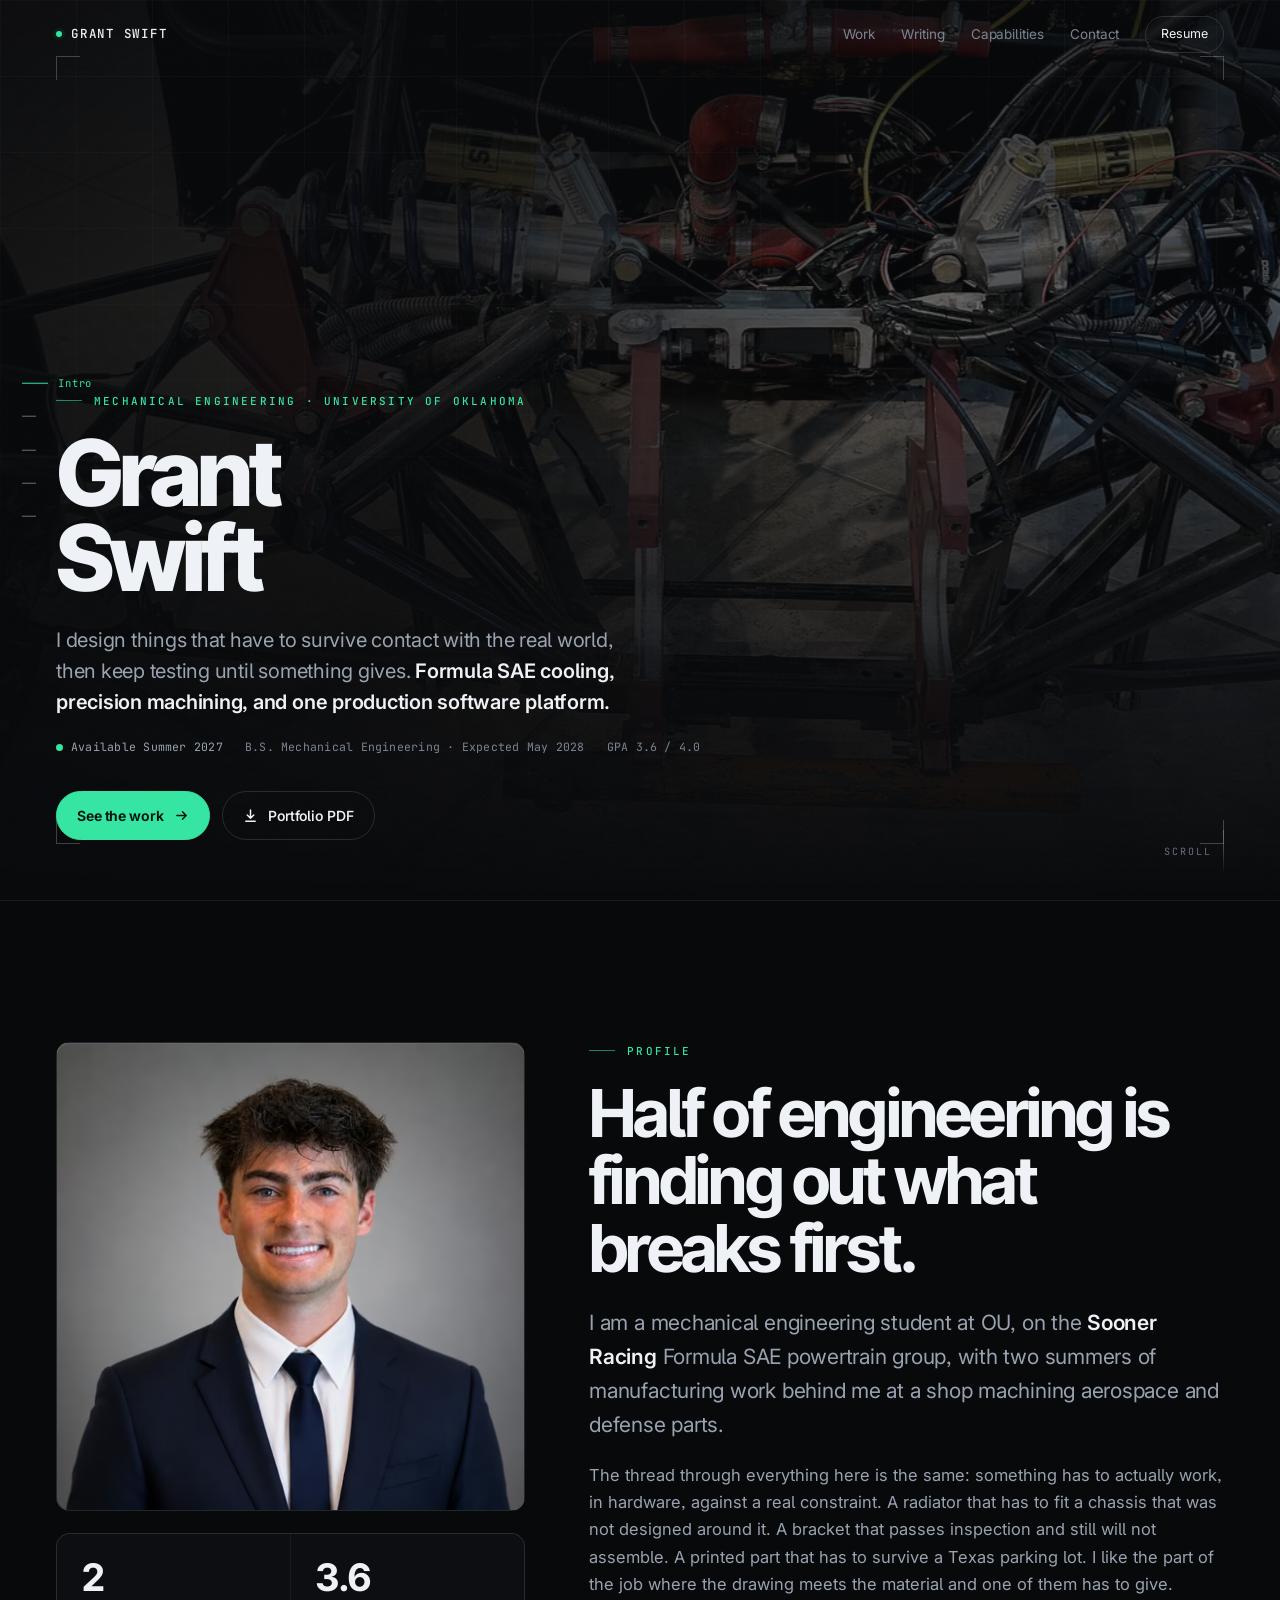
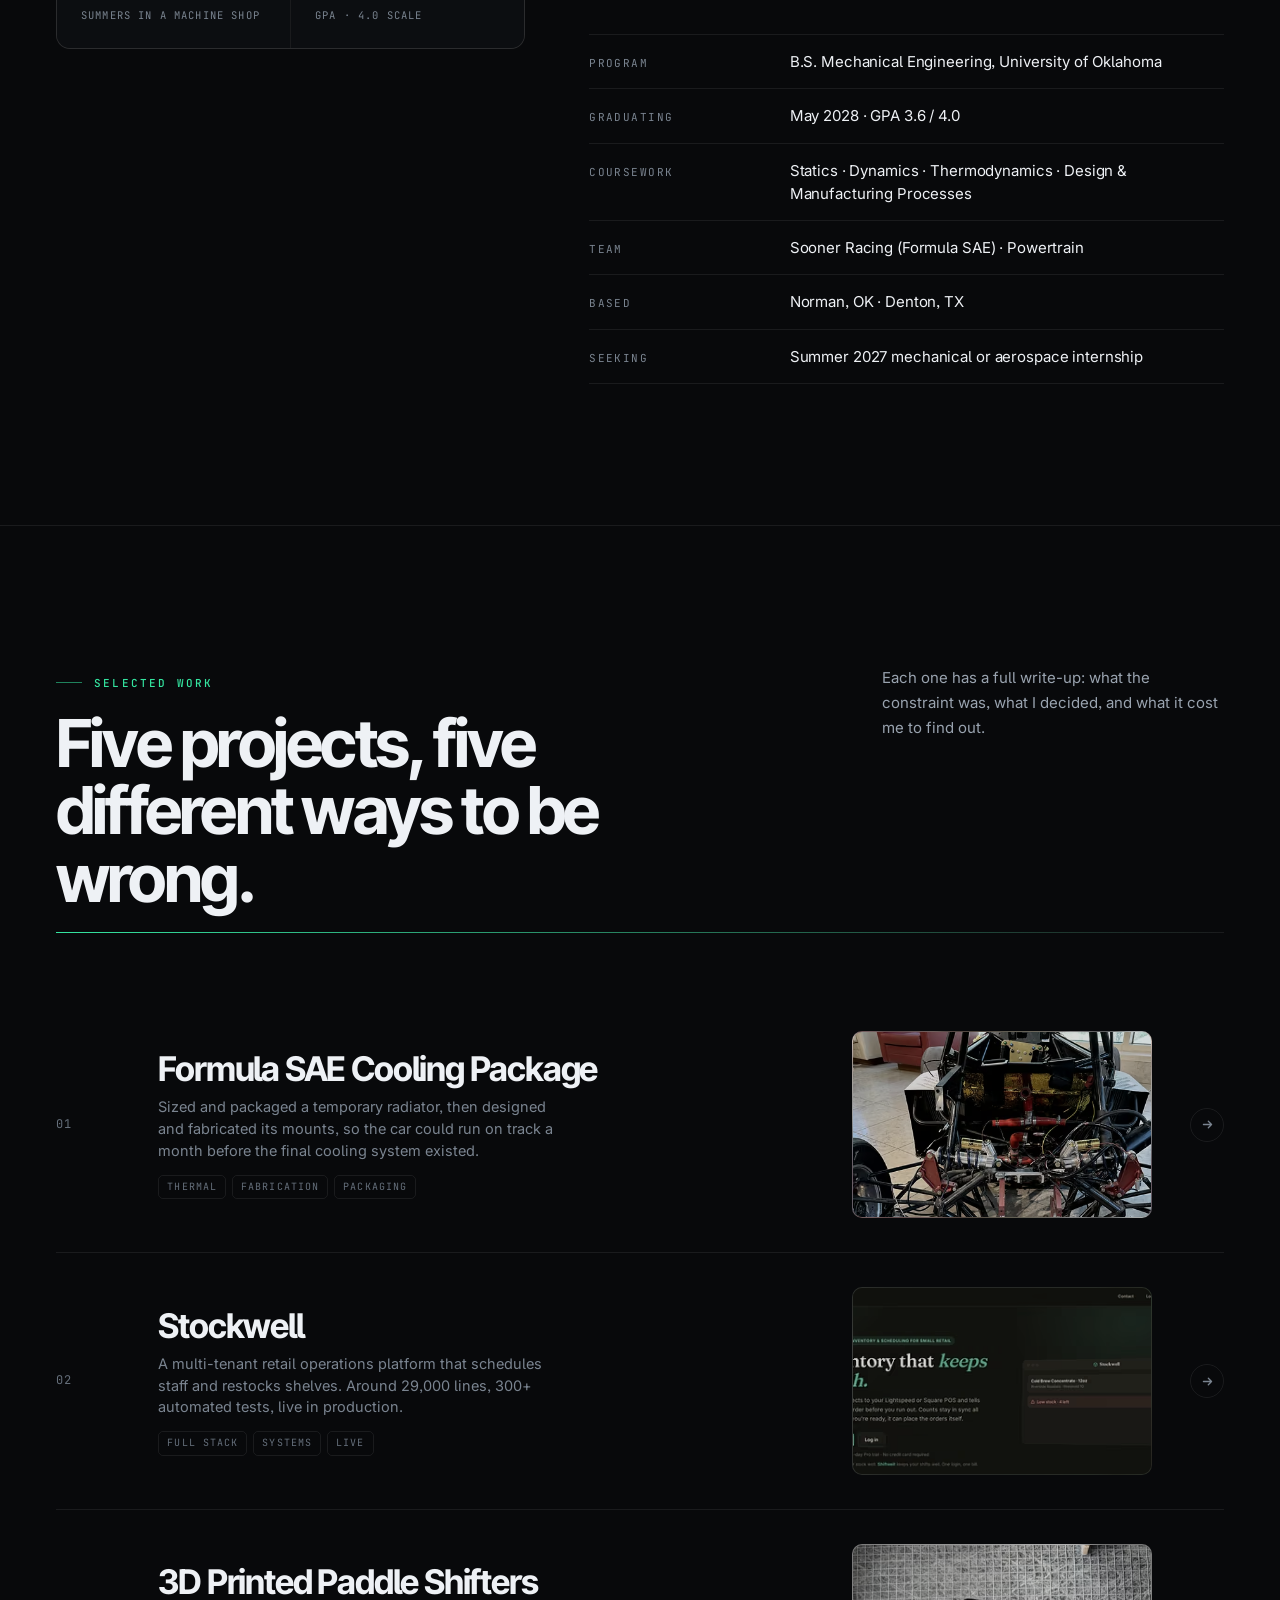
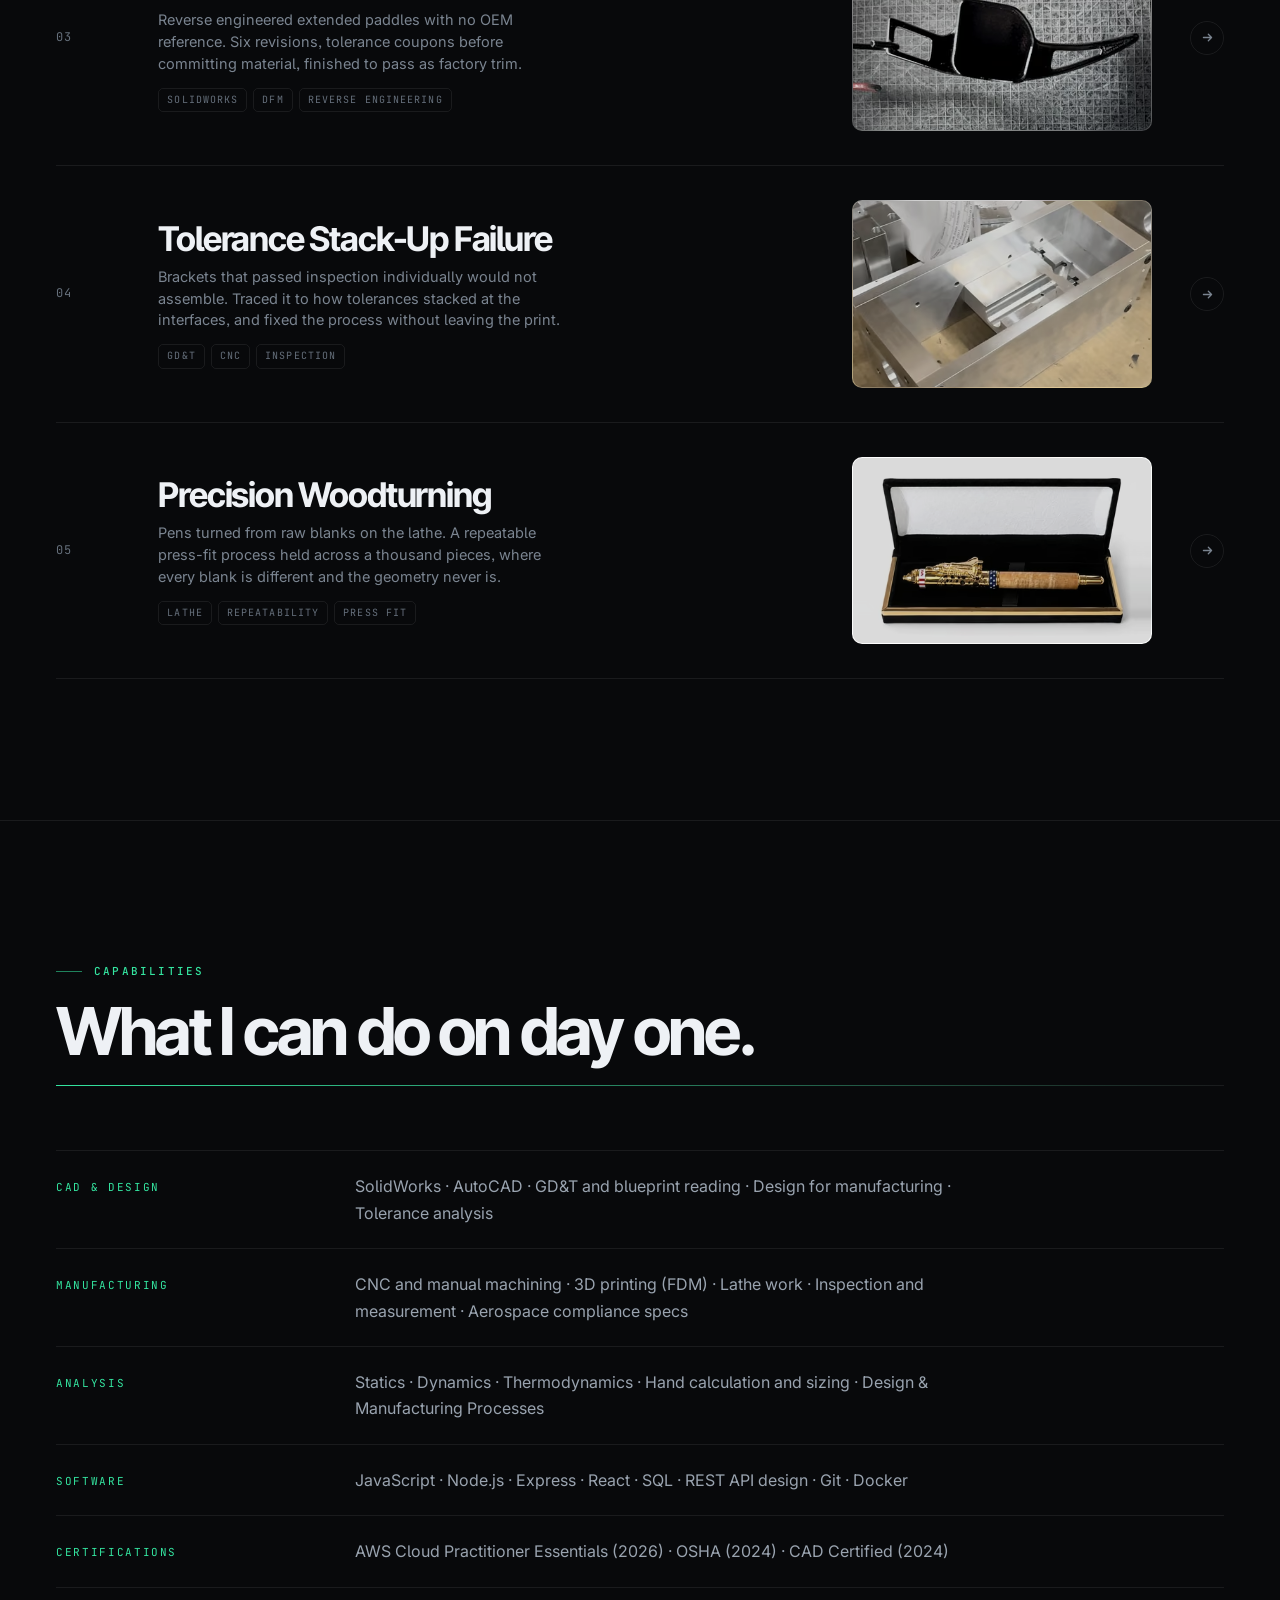
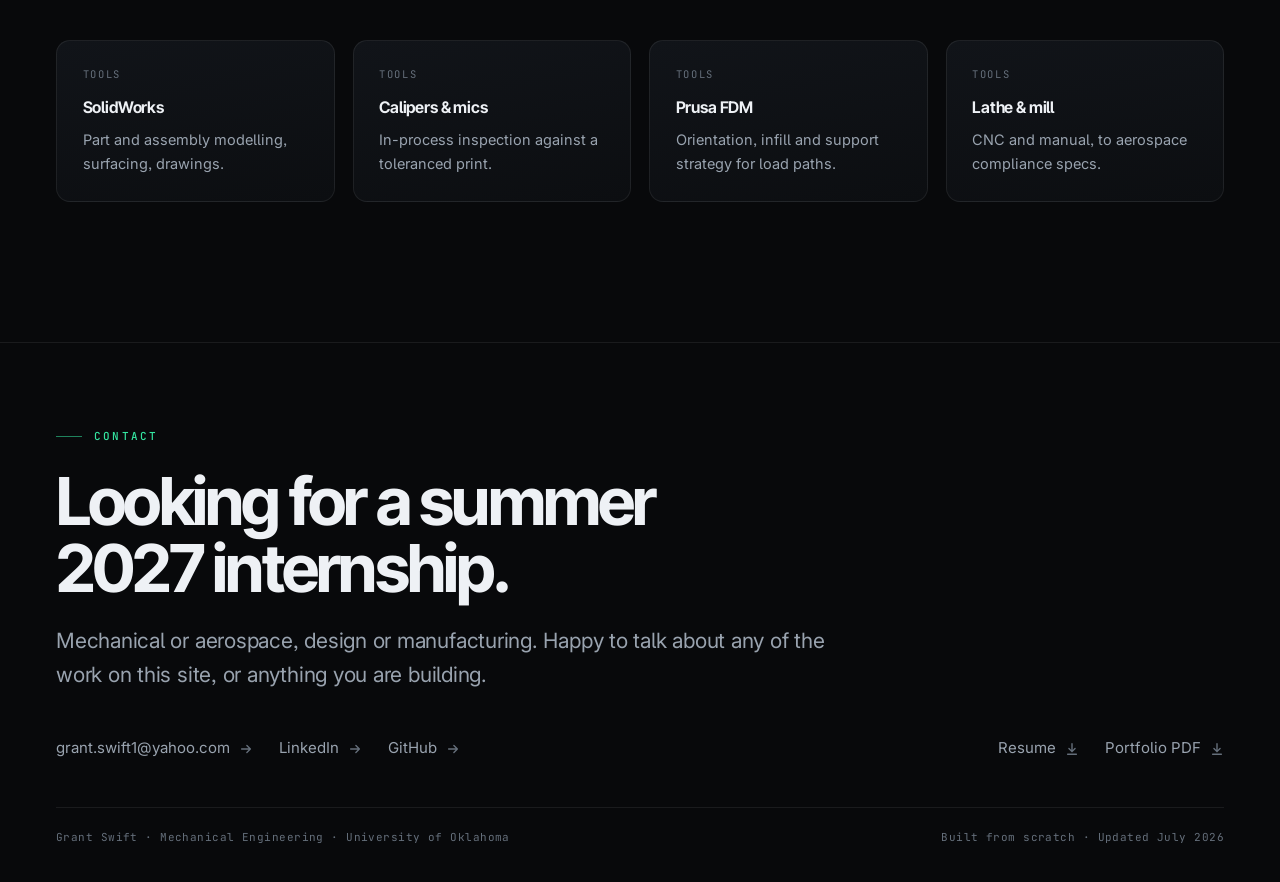
<file: index.html>
<!doctype html>
<html lang="en" class="no-js">
<head>
<meta charset="utf-8">
<script>document.documentElement.className="js"</script>
<meta name="viewport" content="width=device-width, initial-scale=1, viewport-fit=cover">
<title>Grant Swift · Mechanical Engineering Portfolio</title>
<meta name="description" content="Mechanical engineering student at the University of Oklahoma. Formula SAE cooling, precision machining, reverse-engineered parts, and a production software platform. Seeking a summer 2027 internship.">
<meta name="theme-color" content="#08090B">
<link rel="canonical" href="https://grantswift.onrender.com/">
<link rel="icon" href="data:image/svg+xml,%3Csvg xmlns='http://www.w3.org/2000/svg' viewBox='0 0 32 32'%3E%3Crect width='32' height='32' rx='7' fill='%2308090B'/%3E%3Cpath d='M9 22V10h6.2a4 4 0 0 1 0 8H12l5.4 4' stroke='%2334E5A0' stroke-width='2.4' fill='none' stroke-linecap='round' stroke-linejoin='round'/%3E%3C/svg%3E">
<meta property="og:type" content="website">
<meta property="og:title" content="Grant Swift · Mechanical Engineering Portfolio">
<meta property="og:description" content="Mechanical engineering student at the University of Oklahoma. Formula SAE cooling, precision machining, reverse-engineered parts, and a production software platform. Seeking a summer 2027 internship.">
<meta property="og:url" content="https://grantswift.onrender.com/">
<meta property="og:image" content="https://grantswift.onrender.com/assets/og.png">
<meta property="og:image:width" content="1200">
<meta property="og:image:height" content="630">
<meta name="twitter:card" content="summary_large_image">
<link rel="preconnect" href="https://fonts.googleapis.com"><link rel="preconnect" href="https://fonts.gstatic.com" crossorigin><link href="https://fonts.googleapis.com/css2?family=Inter+Tight:wght@500;600;700;800&family=Inter:wght@400;500;600&family=JetBrains+Mono:wght@400;500&display=swap" rel="stylesheet">
<link rel="stylesheet" href="assets/css/site.css">
<link rel="preload" as="image" href="assets/img/hero-1800.avif" type="image/avif" fetchpriority="high">
</head>
<body>
<a class="skip" href="#main">Skip to content</a>
<div class="grain" aria-hidden="true"></div>

<header class="nav">
  <div class="in">
    <a class="brand" href="./"><span class="dot"></span>GRANT&nbsp;SWIFT</a>
    <nav class="links">
      <a href="#work">Work</a>
      <a href="writing.html">Writing</a>
      <a href="#capabilities">Capabilities</a>
      <a href="#contact">Contact</a>
      <a class="cta" href="assets/Grant_Swift_Resume_2026.pdf" target="_blank" rel="noopener">Resume</a>
    </nav>
  </div>
</header>

<nav class="rail" aria-label="Section navigation">
  <a href="#top"><span class="tick"></span><span class="nm">Intro</span></a>
  <a href="#about"><span class="tick"></span><span class="nm">Profile</span></a>
  <a href="#work"><span class="tick"></span><span class="nm">Work</span></a>
  <a href="#capabilities"><span class="tick"></span><span class="nm">Capabilities</span></a>
  <a href="#contact"><span class="tick"></span><span class="nm">Contact</span></a>
</nav>

<main id="main">

<!-- ═══════════════════════════════ HERO ═══════════════════════════════ -->
<section class="hero" id="top">
  <div class="bg" style="background-image:url([data-uri]);background-image:image-set(url('assets/img/hero-1800.avif') type('image/avif'),url('assets/img/hero-1800.webp') type('image/webp'));background-size:cover;background-position:center 58%"></div>
  <div class="veil"></div>
  <div class="field"></div>
  <div class="brackets" aria-hidden="true"><span></span><span></span><span></span><span></span></div>

  <div class="wrap">
    <div class="eyebrow mask in">
      <span>Mechanical Engineering · University of Oklahoma</span>
    </div>

    <h1 class="display name">
      <span class="ln mask in"><span>Grant</span></span>
      <span class="ln mask in d1"><span>Swift</span></span>
    </h1>

    <p class="role rv d2">
      I design things that have to survive contact with the real world, then keep
      testing until something gives. <b>Formula SAE cooling, precision machining, and
      one production software platform.</b>
    </p>

    <div class="statusline rv d3">
      <span class="live"><span class="pulse"></span>Available Summer 2027</span>
      <span>B.S. Mechanical Engineering · Expected May 2028</span>
      <span>GPA 3.6 / 4.0</span>
    </div>

    <div class="acts rv d4">
      <a class="btn solid" href="#work">See the work <svg viewBox="0 0 16 16" fill="none" stroke="currentColor" stroke-width="1.6" stroke-linecap="round" stroke-linejoin="round"><path d="M3 8h10M9 4l4 4-4 4"/></svg></a>
      <a class="btn" href="assets/Grant_Swift_Portfolio.pdf" target="_blank" rel="noopener"><svg viewBox="0 0 16 16" fill="none" stroke="currentColor" stroke-width="1.6" stroke-linecap="round" stroke-linejoin="round"><path d="M8 2v9M4.5 7.5 8 11l3.5-3.5M3 14h10"/></svg> Portfolio PDF</a>
    </div>
  </div>

  <div class="scrollcue" aria-hidden="true"><span>Scroll</span><i></i></div>
</section>

<!-- ═══════════════════════════════ PROFILE ═══════════════════════════════ -->
<section class="sect" id="about" style="border-top:1px solid var(--line)">
  <div class="wrap">
    <div class="split">
      <div class="stick">
        <div class="rv"><div class="frame sq" style="background-image:url([data-uri]);"><picture><source type="image/avif" srcset="assets/img/headshot-480.avif 480w, assets/img/headshot-800.avif 800w, assets/img/headshot-1200.avif 1200w" sizes="(max-width:900px) 100vw, 420px"><source type="image/webp" srcset="assets/img/headshot-480.webp 480w, assets/img/headshot-800.webp 800w, assets/img/headshot-1200.webp 1200w" sizes="(max-width:900px) 100vw, 420px"><img src="assets/img/headshot-1200.webp" alt="Grant Swift" width="1254" height="1254" loading="lazy" decoding="async"></picture></div></div>
        <div class="stats rv d1" style="margin-top:22px;grid-template-columns:repeat(2,1fr)">
          <div class="stat"><span class="v" data-count="2" data-suffix="" data-prefix="" data-dec="0">0</span><div class="k">Summers in a machine shop</div></div>
          <div class="stat"><span class="v">3.6</span><div class="k">GPA · 4.0 scale</div></div>
        </div>
      </div>

      <div>
        <div class="eyebrow rv">Profile</div>
        <h2 class="h1 rv d1" style="margin-top:20px">Half of engineering is finding out what breaks first.</h2>
        <p class="lede rv d2" style="margin-top:24px">
          I am a mechanical engineering student at OU, on the <strong>Sooner Racing</strong> Formula SAE
          powertrain group, with two summers of manufacturing work behind me at a shop
          machining aerospace and defense parts.
        </p>
        <p class="rv d2" style="margin-top:20px;font-size:16.5px">
          The thread through everything here is the same: something has to actually work, in
          hardware, against a real constraint. A radiator that has to fit a chassis that was
          not designed around it. A bracket that passes inspection and still will not
          assemble. A printed part that has to survive a Texas parking lot. I like the part
          of the job where the drawing meets the material and one of them has to give.
        </p>

        <div class="spec rv d3" style="margin-top:36px">
          <div class="row"><div class="k">Program</div><div class="v">B.S. Mechanical Engineering, University of Oklahoma</div></div>
      <div class="row"><div class="k">Graduating</div><div class="v">May 2028 · GPA 3.6 / 4.0</div></div>
      <div class="row"><div class="k">Coursework</div><div class="v">Statics · Dynamics · Thermodynamics · Design &amp; Manufacturing Processes</div></div>
      <div class="row"><div class="k">Team</div><div class="v">Sooner Racing (Formula SAE) · Powertrain</div></div>
      <div class="row"><div class="k">Based</div><div class="v">Norman, OK · Denton, TX</div></div>
      <div class="row"><div class="k">Seeking</div><div class="v">Summer 2027 mechanical or aerospace internship</div></div>
        </div>
      </div>
    </div>
  </div>
</section>

<!-- ═══════════════════════════════ WORK ═══════════════════════════════ -->
<section class="sect" id="work">
  <div class="wrap">
    <div class="shead">
      <div class="top">
        <div>
          <div class="eyebrow rv">Selected work</div>
          <h2 class="h1 rv d1" style="margin-top:18px;max-width:14ch">Five projects, five different ways to be wrong.</h2>
        </div>
        <p class="rv d2" style="max-width:38ch;font-size:15px">
          Each one has a full write-up: what the constraint was, what I decided, and
          what it cost me to find out.
        </p>
      </div>
      <div class="drawline"></div>
    </div>

    <div class="plist">
      <a class="pitem rv" href="projects/formula-sae.html">
        <div class="in">
          <div class="no">01</div>
          <div>
            <div class="ttl">Formula SAE Cooling Package</div>
            <div class="sub">Sized and packaged a temporary radiator, then designed and fabricated its mounts, so the car could run on track a month before the final cooling system existed.</div>
            <div class="meta"><span>Thermal</span><span>Fabrication</span><span>Packaging</span></div>
          </div>
          <div class="thumb" style="background-image:url([data-uri]);"><picture><source type="image/avif" srcset="assets/img/fsae-thumb-480.avif 480w, assets/img/fsae-thumb-800.avif 800w, assets/img/fsae-thumb-1200.avif 1200w" sizes="(max-width:900px) 100vw, 300px"><source type="image/webp" srcset="assets/img/fsae-thumb-480.webp 480w, assets/img/fsae-thumb-800.webp 800w, assets/img/fsae-thumb-1200.webp 1200w" sizes="(max-width:900px) 100vw, 300px"><img src="assets/img/fsae-thumb-1200.webp" alt="Formula SAE Cooling Package" width="4220" height="2640" loading="lazy" decoding="async"></picture></div>
          <div class="arw"><svg viewBox="0 0 16 16" fill="none" stroke="currentColor" stroke-width="1.6" stroke-linecap="round" stroke-linejoin="round"><path d="M3 8h10M9 4l4 4-4 4"/></svg></div>
        </div>
      </a>
      <a class="pitem rv" href="projects/stockwell.html">
        <div class="in">
          <div class="no">02</div>
          <div>
            <div class="ttl">Stockwell</div>
            <div class="sub">A multi-tenant retail operations platform that schedules staff and restocks shelves. Around 29,000 lines, 300+ automated tests, live in production.</div>
            <div class="meta"><span>Full stack</span><span>Systems</span><span>Live</span></div>
          </div>
          <div class="thumb" style="background-image:url([data-uri]);"><picture><source type="image/avif" srcset="assets/img/stockwell-hero-480.avif 480w, assets/img/stockwell-hero-800.avif 800w, assets/img/stockwell-hero-1200.avif 1200w, assets/img/stockwell-hero-1800.avif 1800w" sizes="(max-width:900px) 100vw, 300px"><source type="image/webp" srcset="assets/img/stockwell-hero-480.webp 480w, assets/img/stockwell-hero-800.webp 800w, assets/img/stockwell-hero-1200.webp 1200w, assets/img/stockwell-hero-1800.webp 1800w" sizes="(max-width:900px) 100vw, 300px"><img src="assets/img/stockwell-hero-1800.webp" alt="Stockwell" width="2880" height="1220" loading="lazy" decoding="async"></picture></div>
          <div class="arw"><svg viewBox="0 0 16 16" fill="none" stroke="currentColor" stroke-width="1.6" stroke-linecap="round" stroke-linejoin="round"><path d="M3 8h10M9 4l4 4-4 4"/></svg></div>
        </div>
      </a>
      <a class="pitem rv" href="projects/paddle-shifters.html">
        <div class="in">
          <div class="no">03</div>
          <div>
            <div class="ttl">3D Printed Paddle Shifters</div>
            <div class="sub">Reverse engineered extended paddles with no OEM reference. Six revisions, tolerance coupons before committing material, finished to pass as factory trim.</div>
            <div class="meta"><span>SolidWorks</span><span>DFM</span><span>Reverse engineering</span></div>
          </div>
          <div class="thumb" style="background-image:url([data-uri]);"><picture><source type="image/avif" srcset="assets/img/paddle-finished-480.avif 480w, assets/img/paddle-finished-800.avif 800w, assets/img/paddle-finished-1200.avif 1200w" sizes="(max-width:900px) 100vw, 300px"><source type="image/webp" srcset="assets/img/paddle-finished-480.webp 480w, assets/img/paddle-finished-800.webp 800w, assets/img/paddle-finished-1200.webp 1200w" sizes="(max-width:900px) 100vw, 300px"><img src="assets/img/paddle-finished-1200.webp" alt="3D Printed Paddle Shifters" width="1693" height="1270" loading="lazy" decoding="async"></picture></div>
          <div class="arw"><svg viewBox="0 0 16 16" fill="none" stroke="currentColor" stroke-width="1.6" stroke-linecap="round" stroke-linejoin="round"><path d="M3 8h10M9 4l4 4-4 4"/></svg></div>
        </div>
      </a>
      <a class="pitem rv" href="projects/tolerance-stackup.html">
        <div class="in">
          <div class="no">04</div>
          <div>
            <div class="ttl">Tolerance Stack-Up Failure</div>
            <div class="sub">Brackets that passed inspection individually would not assemble. Traced it to how tolerances stacked at the interfaces, and fixed the process without leaving the print.</div>
            <div class="meta"><span>GD&T</span><span>CNC</span><span>Inspection</span></div>
          </div>
          <div class="thumb" style="background-image:url([data-uri]);"><picture><source type="image/avif" srcset="assets/img/saga-assembly-480.avif 480w, assets/img/saga-assembly-800.avif 800w, assets/img/saga-assembly-1200.avif 1200w" sizes="(max-width:900px) 100vw, 300px"><source type="image/webp" srcset="assets/img/saga-assembly-480.webp 480w, assets/img/saga-assembly-800.webp 800w, assets/img/saga-assembly-1200.webp 1200w" sizes="(max-width:900px) 100vw, 300px"><img src="assets/img/saga-assembly-1200.webp" alt="Tolerance Stack-Up Failure" width="1206" height="904" loading="lazy" decoding="async"></picture></div>
          <div class="arw"><svg viewBox="0 0 16 16" fill="none" stroke="currentColor" stroke-width="1.6" stroke-linecap="round" stroke-linejoin="round"><path d="M3 8h10M9 4l4 4-4 4"/></svg></div>
        </div>
      </a>
      <a class="pitem rv" href="projects/pens.html">
        <div class="in">
          <div class="no">05</div>
          <div>
            <div class="ttl">Precision Woodturning</div>
            <div class="sub">Pens turned from raw blanks on the lathe. A repeatable press-fit process held across a thousand pieces, where every blank is different and the geometry never is.</div>
            <div class="meta"><span>Lathe</span><span>Repeatability</span><span>Press fit</span></div>
          </div>
          <div class="thumb" style="background-image:url([data-uri]);"><picture><source type="image/avif" srcset="assets/img/pen-nasa-480.avif 480w, assets/img/pen-nasa-800.avif 800w, assets/img/pen-nasa-1200.avif 1200w" sizes="(max-width:900px) 100vw, 300px"><source type="image/webp" srcset="assets/img/pen-nasa-480.webp 480w, assets/img/pen-nasa-800.webp 800w, assets/img/pen-nasa-1200.webp 1200w" sizes="(max-width:900px) 100vw, 300px"><img src="assets/img/pen-nasa-1200.webp" alt="Precision Woodturning" width="1415" height="796" loading="lazy" decoding="async"></picture></div>
          <div class="arw"><svg viewBox="0 0 16 16" fill="none" stroke="currentColor" stroke-width="1.6" stroke-linecap="round" stroke-linejoin="round"><path d="M3 8h10M9 4l4 4-4 4"/></svg></div>
        </div>
      </a>
    </div>
  </div>
</section>

<!-- ═══════════════════════════════ CAPABILITIES ═══════════════════════════════ -->
<section class="sect" id="capabilities">
  <div class="wrap">
    <div class="shead">
      <div class="top">
        <div>
          <div class="eyebrow rv">Capabilities</div>
          <h2 class="h1 rv d1" style="margin-top:18px">What I can do on day one.</h2>
        </div>
      </div>
      <div class="drawline"></div>
    </div>

    <div>
      <div class="skill rv"><div class="k">CAD &amp; Design</div><div class="v"><p style="max-width:64ch">SolidWorks · AutoCAD · GD&amp;T and blueprint reading · Design for manufacturing · Tolerance analysis</p></div></div>
      <div class="skill rv"><div class="k">Manufacturing</div><div class="v"><p style="max-width:64ch">CNC and manual machining · 3D printing (FDM) · Lathe work · Inspection and measurement · Aerospace compliance specs</p></div></div>
      <div class="skill rv"><div class="k">Analysis</div><div class="v"><p style="max-width:64ch">Statics · Dynamics · Thermodynamics · Hand calculation and sizing · Design &amp; Manufacturing Processes</p></div></div>
      <div class="skill rv"><div class="k">Software</div><div class="v"><p style="max-width:64ch">JavaScript · Node.js · Express · React · SQL · REST API design · Git · Docker</p></div></div>
      <div class="skill rv"><div class="k">Certifications</div><div class="v"><p style="max-width:64ch">AWS Cloud Practitioner Essentials (2026) · OSHA (2024) · CAD Certified (2024)</p></div></div>
    </div>

    <div class="g4 rv" style="margin-top:52px">
      <div class="card"><span class="n">TOOLS</span><h4 class="h4">SolidWorks</h4><p>Part and assembly modelling, surfacing, drawings.</p></div>
      <div class="card"><span class="n">TOOLS</span><h4 class="h4">Calipers &amp; mics</h4><p>In-process inspection against a toleranced print.</p></div>
      <div class="card"><span class="n">TOOLS</span><h4 class="h4">Prusa FDM</h4><p>Orientation, infill and support strategy for load paths.</p></div>
      <div class="card"><span class="n">TOOLS</span><h4 class="h4">Lathe &amp; mill</h4><p>CNC and manual, to aerospace compliance specs.</p></div>
    </div>
  </div>
</section>

</main>

<footer class="foot" id="contact">
  <div class="wrap">
    <div class="rv">
      <div class="eyebrow">Contact</div>
      <h2 class="h1" style="margin-top:22px;max-width:16ch">Looking for a summer 2027 internship.</h2>
      <p class="lede" style="margin-top:22px">Mechanical or aerospace, design or manufacturing. Happy to talk
      about any of the work on this site, or anything you are building.</p>
    </div>

    <div class="row rv d1" style="margin-top:44px">
      <div class="links">
        <a href="mailto:grant.swift1@yahoo.com">grant.swift1@yahoo.com <svg viewBox="0 0 16 16" fill="none" stroke="currentColor" stroke-width="1.6" stroke-linecap="round" stroke-linejoin="round"><path d="M3 8h10M9 4l4 4-4 4"/></svg></a>
        <a href="https://linkedin.com/in/grant-swift1" target="_blank" rel="noopener">LinkedIn <svg viewBox="0 0 16 16" fill="none" stroke="currentColor" stroke-width="1.6" stroke-linecap="round" stroke-linejoin="round"><path d="M3 8h10M9 4l4 4-4 4"/></svg></a>
        <a href="https://github.com/grant105-ops" target="_blank" rel="noopener">GitHub <svg viewBox="0 0 16 16" fill="none" stroke="currentColor" stroke-width="1.6" stroke-linecap="round" stroke-linejoin="round"><path d="M3 8h10M9 4l4 4-4 4"/></svg></a>
      </div>
      <div class="links">
        <a class="dl" href="assets/Grant_Swift_Resume_2026.pdf" target="_blank" rel="noopener">Resume <svg viewBox="0 0 16 16" fill="none" stroke="currentColor" stroke-width="1.6" stroke-linecap="round" stroke-linejoin="round"><path d="M8 2v9M4.5 7.5 8 11l3.5-3.5M3 14h10"/></svg></a>
        <a class="dl" href="assets/Grant_Swift_Portfolio.pdf" target="_blank" rel="noopener">Portfolio&nbsp;PDF <svg viewBox="0 0 16 16" fill="none" stroke="currentColor" stroke-width="1.6" stroke-linecap="round" stroke-linejoin="round"><path d="M8 2v9M4.5 7.5 8 11l3.5-3.5M3 14h10"/></svg></a>
      </div>
    </div>

    <div class="fine">
      <span>Grant Swift · Mechanical Engineering · University of Oklahoma</span>
      <span>Built from scratch · Updated July 2026</span>
    </div>
  </div>
</footer>

<script src="assets/js/site.js" defer></script>
</body>
</html>
</file>
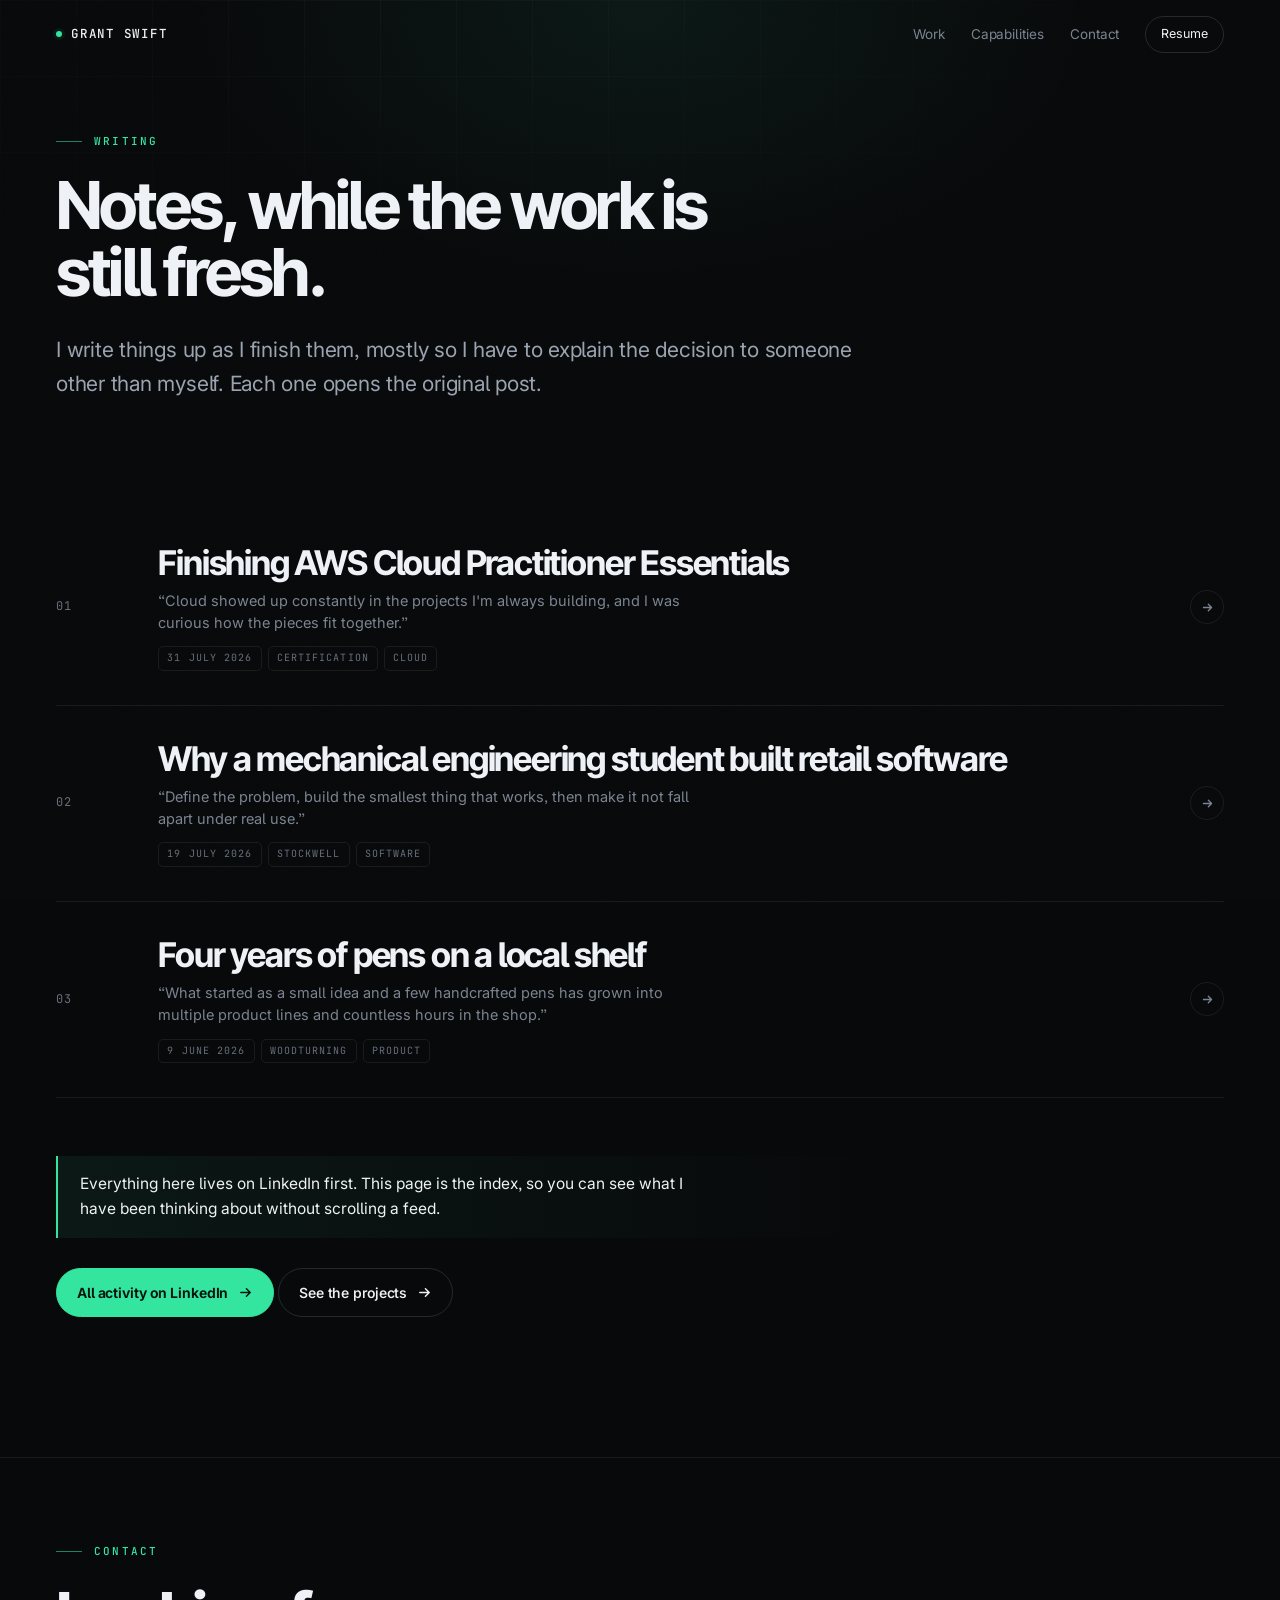
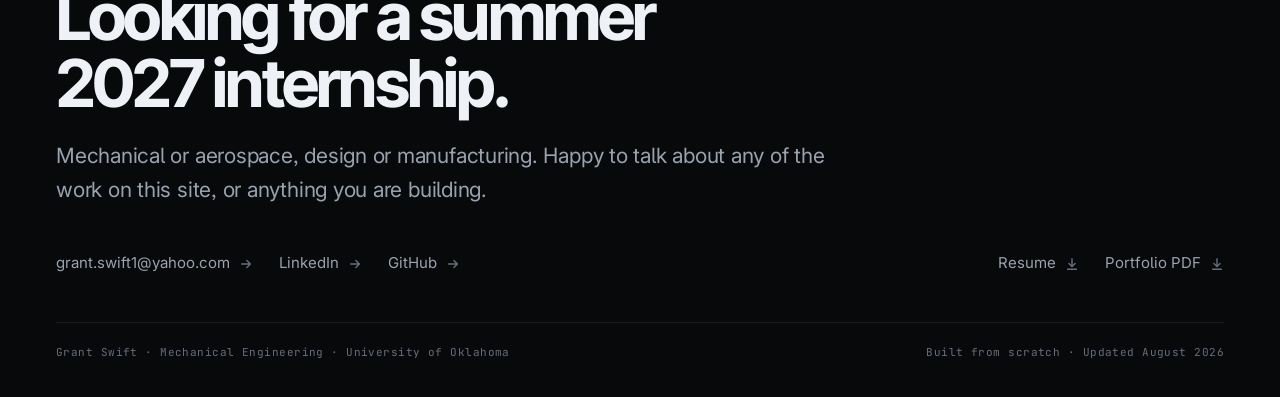
<file: writing.html>
<!doctype html>
<html lang="en" class="no-js">
<head>
<meta charset="utf-8">
<script>document.documentElement.className="js"</script>
<meta name="viewport" content="width=device-width, initial-scale=1, viewport-fit=cover">
<title>Writing · Grant Swift</title>
<meta name="description" content="Short write-ups posted while the work is still fresh. Formula SAE, machining, 3D printing, woodturning and software, each one linking through to the original post.">
<meta name="theme-color" content="#08090B">
<link rel="canonical" href="https://grantswift.onrender.com/writing.html">
<link rel="icon" href="data:image/svg+xml,%3Csvg xmlns='http://www.w3.org/2000/svg' viewBox='0 0 32 32'%3E%3Crect width='32' height='32' rx='7' fill='%2308090B'/%3E%3Cpath d='M9 22V10h6.2a4 4 0 0 1 0 8H12l5.4 4' stroke='%2334E5A0' stroke-width='2.4' fill='none' stroke-linecap='round' stroke-linejoin='round'/%3E%3C/svg%3E">
<meta property="og:type" content="website">
<meta property="og:title" content="Writing · Grant Swift">
<meta property="og:description" content="Short write-ups posted while the work is still fresh. Formula SAE, machining, 3D printing, woodturning and software, each one linking through to the original post.">
<meta property="og:url" content="https://grantswift.onrender.com/writing.html">
<meta property="og:image" content="https://grantswift.onrender.com/assets/og.png">
<meta property="og:image:width" content="1200">
<meta property="og:image:height" content="630">
<meta name="twitter:card" content="summary_large_image">
<link rel="preconnect" href="https://fonts.googleapis.com"><link rel="preconnect" href="https://fonts.gstatic.com" crossorigin><link href="https://fonts.googleapis.com/css2?family=Inter+Tight:wght@500;600;700;800&family=Inter:wght@400;500;600&family=JetBrains+Mono:wght@400;500&display=swap" rel="stylesheet">
<link rel="stylesheet" href="assets/css/site.css">
<style>
  /* same row as the work list, minus the thumbnail column */
  .notes .pitem .in{grid-template-columns:64px minmax(0,1fr) 34px}
  @media (max-width:900px){.notes .pitem .in{grid-template-columns:44px 1fr}}
  .notes .pitem .sub{max-width:60ch}
  .notes .pitem .sub q{font-style:normal;quotes:'\201C' '\201D'}
</style>
</head>
<body>
<a class="skip" href="#main">Skip to content</a>
<div class="grain" aria-hidden="true"></div>

<header class="nav stuck">
  <div class="in">
    <a class="brand" href="./"><span class="dot"></span>GRANT&nbsp;SWIFT</a>
    <nav class="links">
      <a href="./#work">Work</a>
      <a href="./#capabilities">Capabilities</a>
      <a href="./#contact">Contact</a>
      <a class="cta" href="assets/Grant_Swift_Resume_2026.pdf" target="_blank" rel="noopener">Resume</a>
    </nav>
  </div>
</header>

<main id="main">

<section class="phead">
  <div class="glow" aria-hidden="true"></div>
  <div class="field"></div>
  <div class="wrap">
    <div class="eyebrow rv in">Writing</div>
    <h1 class="h1 rv d1" style="margin-top:22px;max-width:16ch">Notes, while the work is still fresh.</h1>
    <p class="lede rv d2" style="margin-top:26px">I write things up as I finish them, mostly so I have to explain the decision to
    someone other than myself. Each one opens the original post.</p>
    <div class="pmeta rv d3"><span>Posted on · <b>LinkedIn</b></span><span>Latest · <b>July 2026</b></span></div>
  </div>
</section>

<section class="sect" style="padding-top:clamp(38px,5vw,64px)">
  <div class="wrap">
    <div class="plist notes">

      <a class="pitem rv" href="https://www.linkedin.com/feed/update/urn:li:activity:7488941753358557184/" target="_blank" rel="noopener">
        <div class="in">
          <div class="no">01</div>
          <div>
            <div class="ttl">Finishing AWS Cloud Practitioner Essentials</div>
            <div class="sub"><q>Cloud showed up constantly in the projects I'm always building, and I was curious how the pieces fit together.</q></div>
            <div class="meta"><span>31 July 2026</span><span>Certification</span><span>Cloud</span></div>
          </div>
          <div class="arw"><svg viewBox="0 0 16 16" fill="none" stroke="currentColor" stroke-width="1.6" stroke-linecap="round" stroke-linejoin="round"><path d="M3 8h10M9 4l4 4-4 4"/></svg></div>
        </div>
      </a>

      <a class="pitem rv" href="https://www.linkedin.com/feed/update/urn:li:activity:7484410567072346113/" target="_blank" rel="noopener">
        <div class="in">
          <div class="no">02</div>
          <div>
            <div class="ttl">Why a mechanical engineering student built retail software</div>
            <div class="sub"><q>Define the problem, build the smallest thing that works, then make it not fall apart under real use.</q></div>
            <div class="meta"><span>19 July 2026</span><span>Stockwell</span><span>Software</span></div>
          </div>
          <div class="arw"><svg viewBox="0 0 16 16" fill="none" stroke="currentColor" stroke-width="1.6" stroke-linecap="round" stroke-linejoin="round"><path d="M3 8h10M9 4l4 4-4 4"/></svg></div>
        </div>
      </a>

      <a class="pitem rv" href="https://www.linkedin.com/feed/update/urn:li:activity:7469917462642454529/" target="_blank" rel="noopener">
        <div class="in">
          <div class="no">03</div>
          <div>
            <div class="ttl">Four years of pens on a local shelf</div>
            <div class="sub"><q>What started as a small idea and a few handcrafted pens has grown into multiple product lines and countless hours in the shop.</q></div>
            <div class="meta"><span>9 June 2026</span><span>Woodturning</span><span>Product</span></div>
          </div>
          <div class="arw"><svg viewBox="0 0 16 16" fill="none" stroke="currentColor" stroke-width="1.6" stroke-linecap="round" stroke-linejoin="round"><path d="M3 8h10M9 4l4 4-4 4"/></svg></div>
        </div>
      </a>

    </div>

    <div class="callout rv" style="margin-top:clamp(38px,5vw,58px)">
      <p>Everything here lives on LinkedIn first. This page is the index, so you can see what I have been
      thinking about without scrolling a feed.</p>
    </div>

    <div class="acts rv d1" style="margin-top:30px">
      <a class="btn solid" href="https://www.linkedin.com/in/grant-swift1/recent-activity/all/" target="_blank" rel="noopener">All activity on LinkedIn <svg viewBox="0 0 16 16" fill="none" stroke="currentColor" stroke-width="1.6" stroke-linecap="round" stroke-linejoin="round"><path d="M3 8h10M9 4l4 4-4 4"/></svg></a>
      <a class="btn" href="./#work">See the projects <svg viewBox="0 0 16 16" fill="none" stroke="currentColor" stroke-width="1.6" stroke-linecap="round" stroke-linejoin="round"><path d="M3 8h10M9 4l4 4-4 4"/></svg></a>
    </div>
  </div>
</section>

</main>

<footer class="foot" id="contact">
  <div class="wrap">
    <div class="rv">
      <div class="eyebrow">Contact</div>
      <h2 class="h1" style="margin-top:22px;max-width:16ch">Looking for a summer 2027 internship.</h2>
      <p class="lede" style="margin-top:22px">Mechanical or aerospace, design or manufacturing. Happy to talk
      about any of the work on this site, or anything you are building.</p>
    </div>

    <div class="row rv d1" style="margin-top:44px">
      <div class="links">
        <a href="mailto:grant.swift1@yahoo.com">grant.swift1@yahoo.com <svg viewBox="0 0 16 16" fill="none" stroke="currentColor" stroke-width="1.6" stroke-linecap="round" stroke-linejoin="round"><path d="M3 8h10M9 4l4 4-4 4"/></svg></a>
        <a href="https://linkedin.com/in/grant-swift1" target="_blank" rel="noopener">LinkedIn <svg viewBox="0 0 16 16" fill="none" stroke="currentColor" stroke-width="1.6" stroke-linecap="round" stroke-linejoin="round"><path d="M3 8h10M9 4l4 4-4 4"/></svg></a>
        <a href="https://github.com/grant105-ops" target="_blank" rel="noopener">GitHub <svg viewBox="0 0 16 16" fill="none" stroke="currentColor" stroke-width="1.6" stroke-linecap="round" stroke-linejoin="round"><path d="M3 8h10M9 4l4 4-4 4"/></svg></a>
      </div>
      <div class="links">
        <a class="dl" href="assets/Grant_Swift_Resume_2026.pdf" target="_blank" rel="noopener">Resume <svg viewBox="0 0 16 16" fill="none" stroke="currentColor" stroke-width="1.6" stroke-linecap="round" stroke-linejoin="round"><path d="M8 2v9M4.5 7.5 8 11l3.5-3.5M3 14h10"/></svg></a>
        <a class="dl" href="assets/Grant_Swift_Portfolio.pdf" target="_blank" rel="noopener">Portfolio&nbsp;PDF <svg viewBox="0 0 16 16" fill="none" stroke="currentColor" stroke-width="1.6" stroke-linecap="round" stroke-linejoin="round"><path d="M8 2v9M4.5 7.5 8 11l3.5-3.5M3 14h10"/></svg></a>
      </div>
    </div>

    <div class="fine">
      <span>Grant Swift · Mechanical Engineering · University of Oklahoma</span>
      <span>Built from scratch · Updated August 2026</span>
    </div>
  </div>
</footer>

<script src="assets/js/site.js" defer></script>
</body>
</html>
</file>
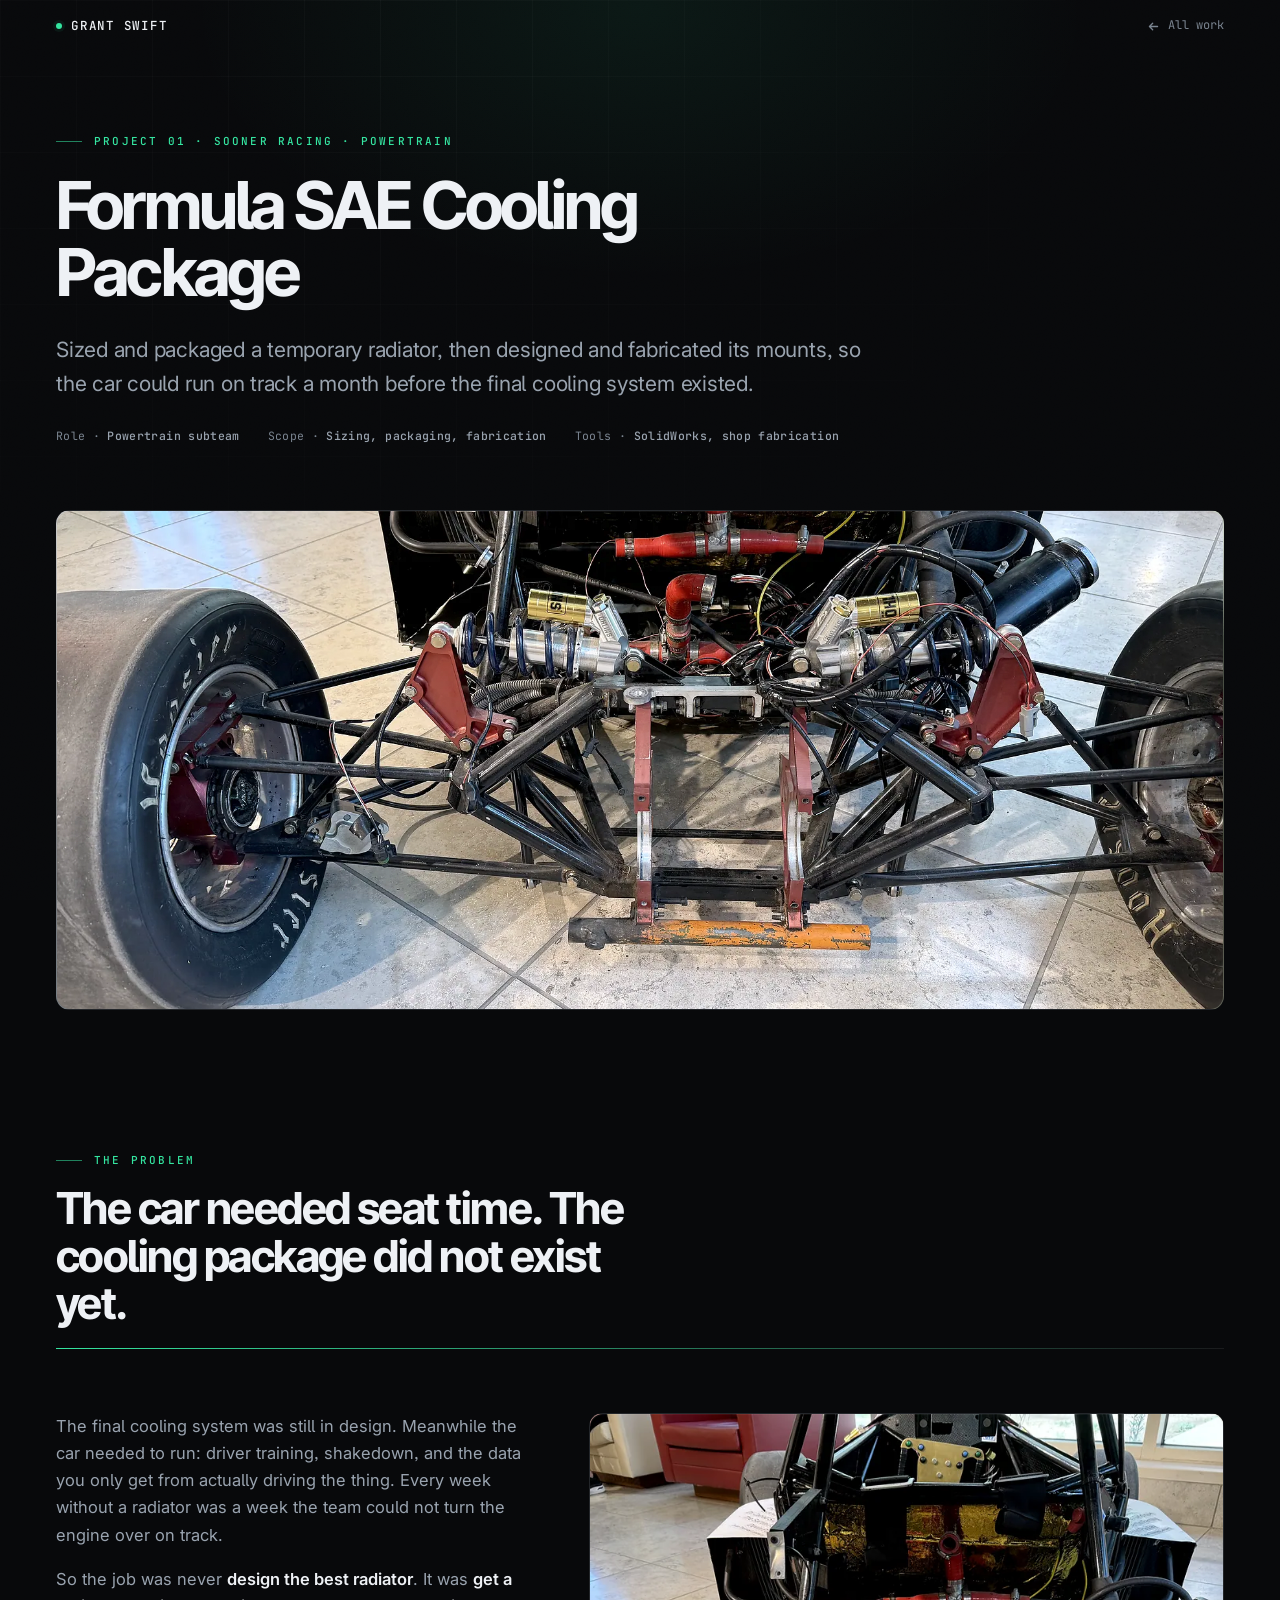
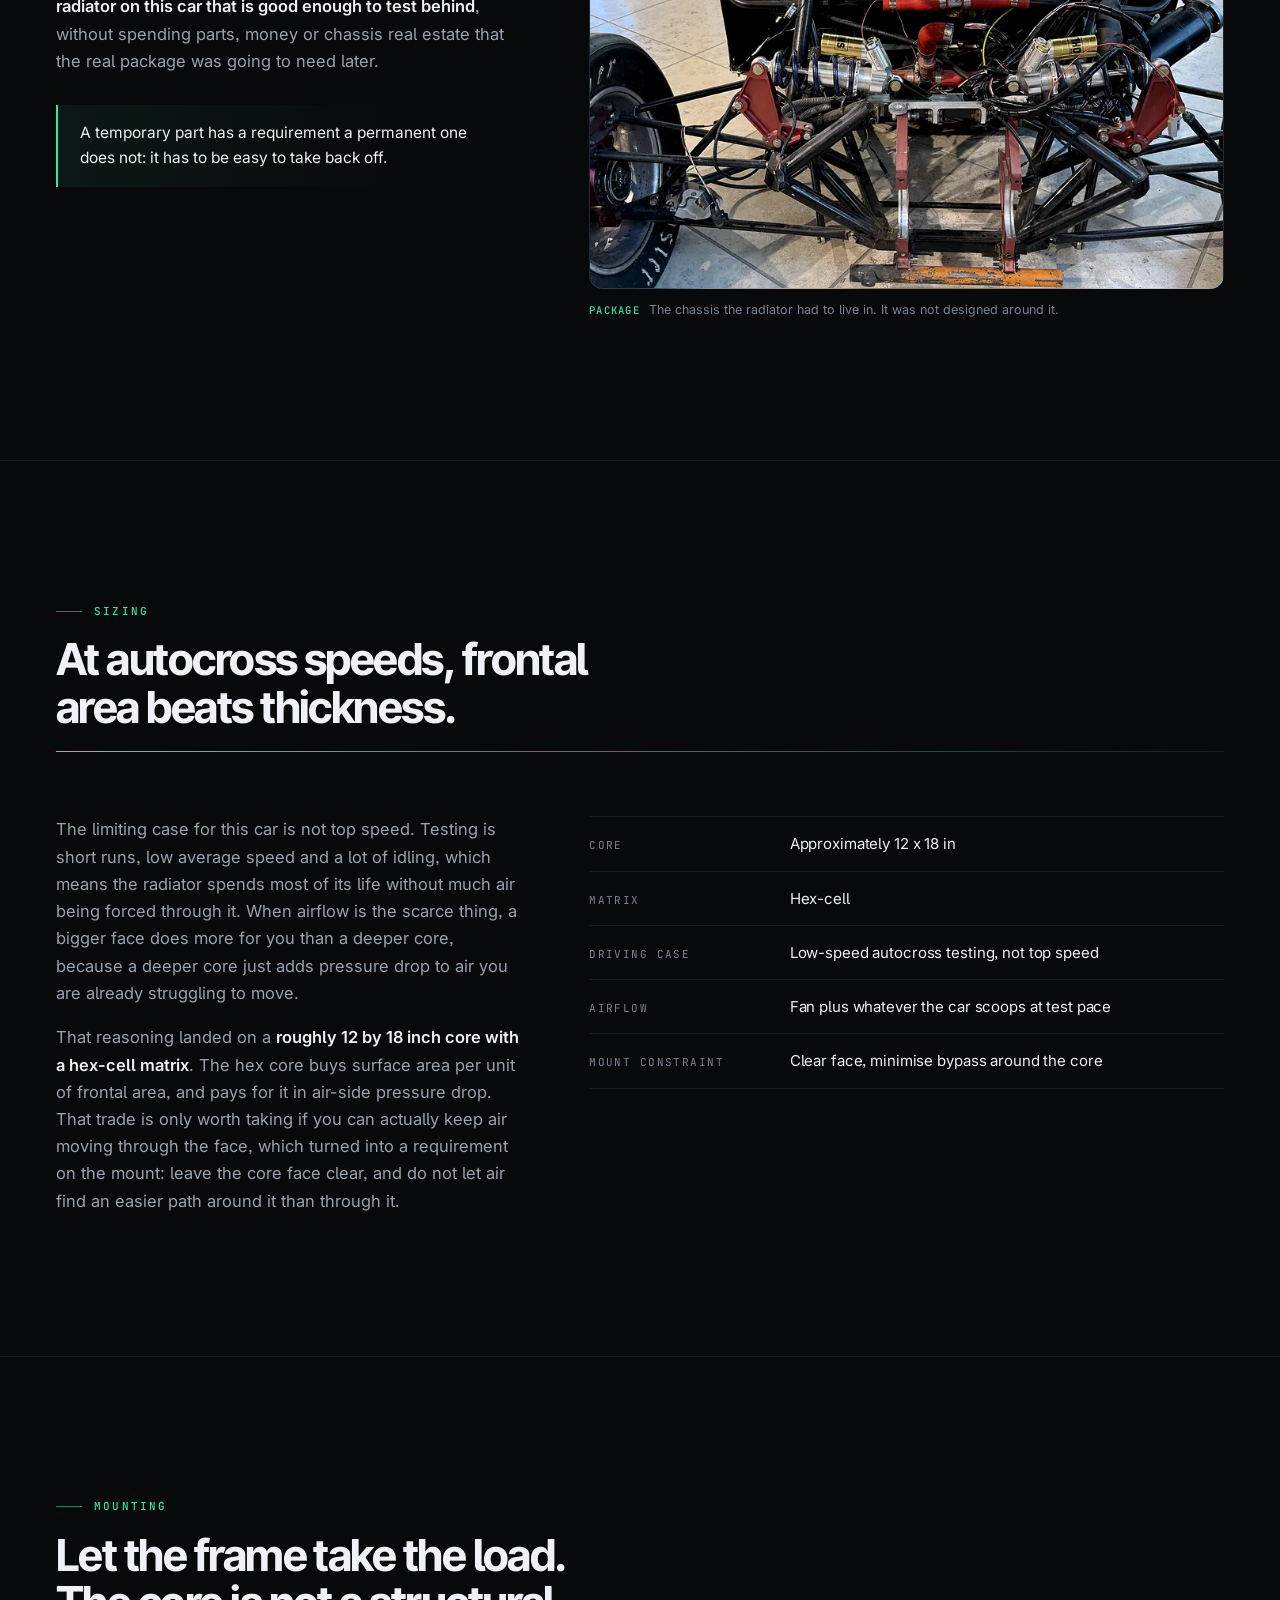
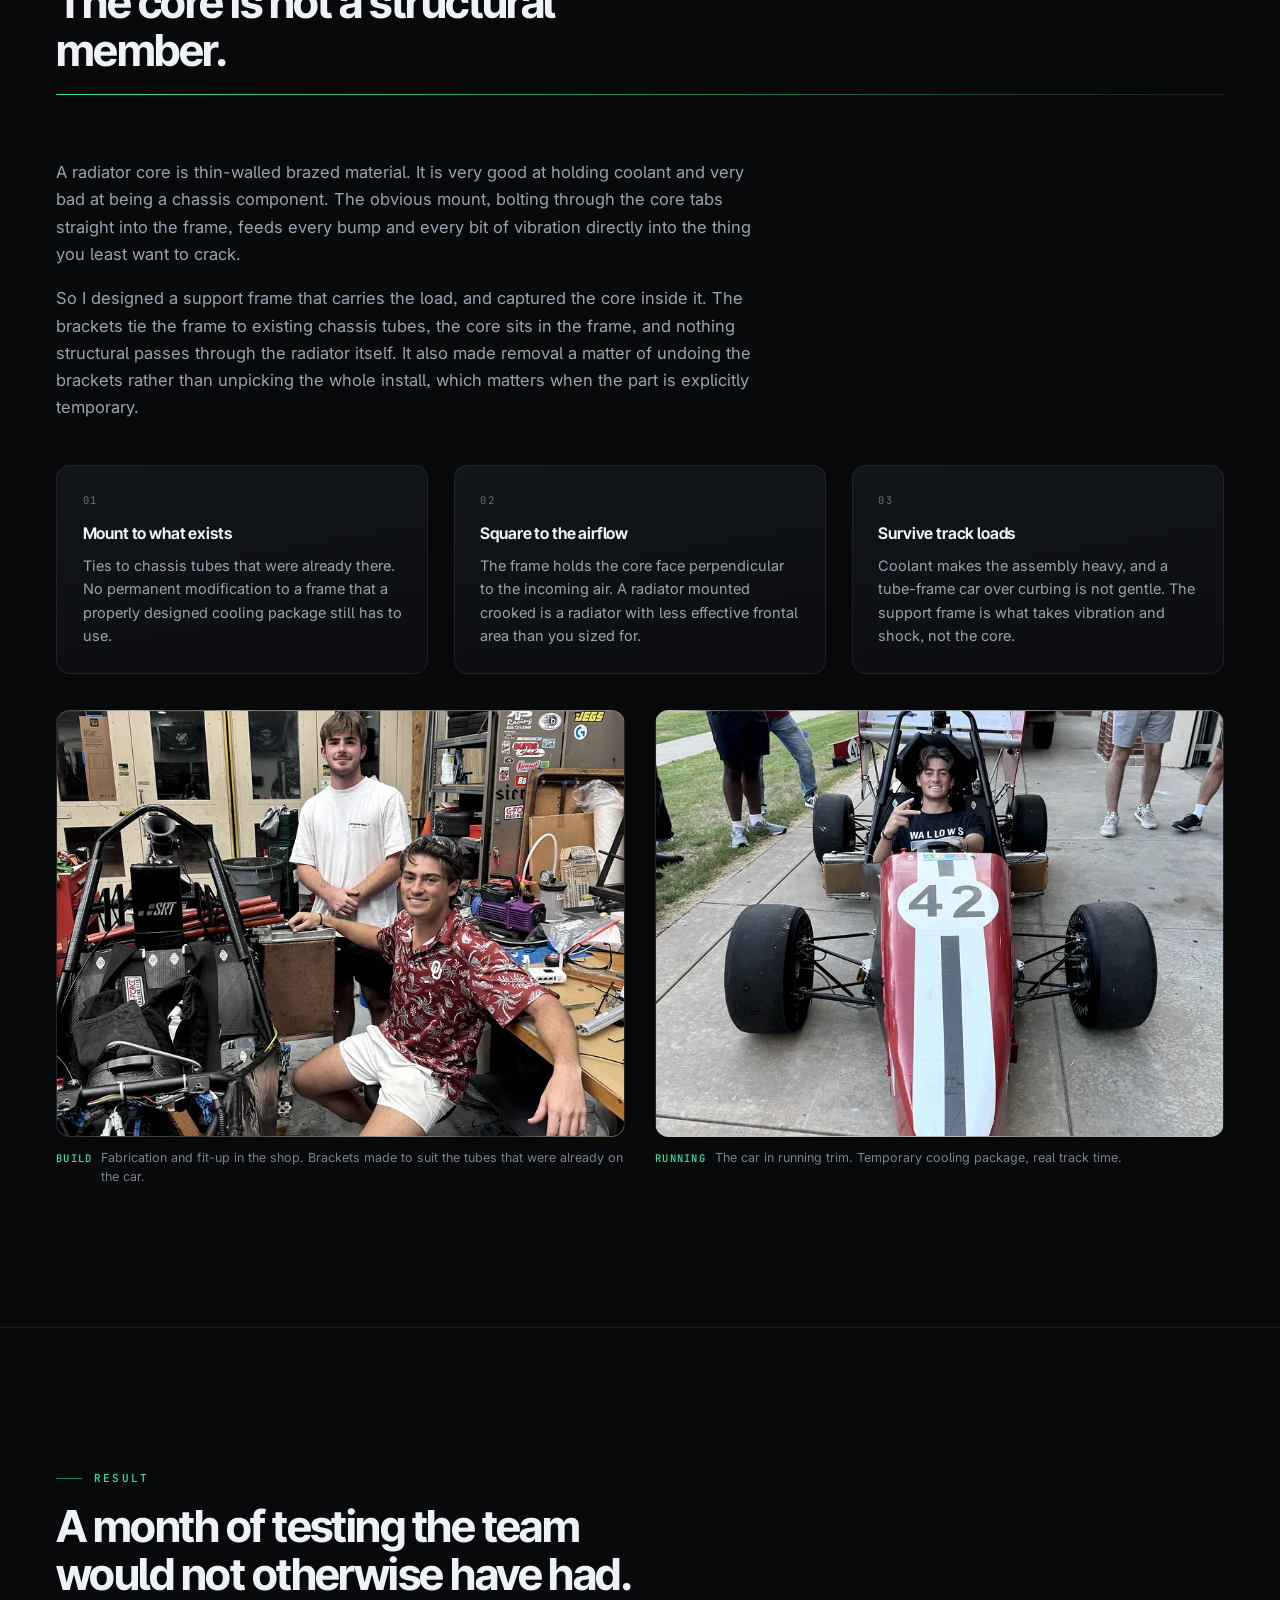
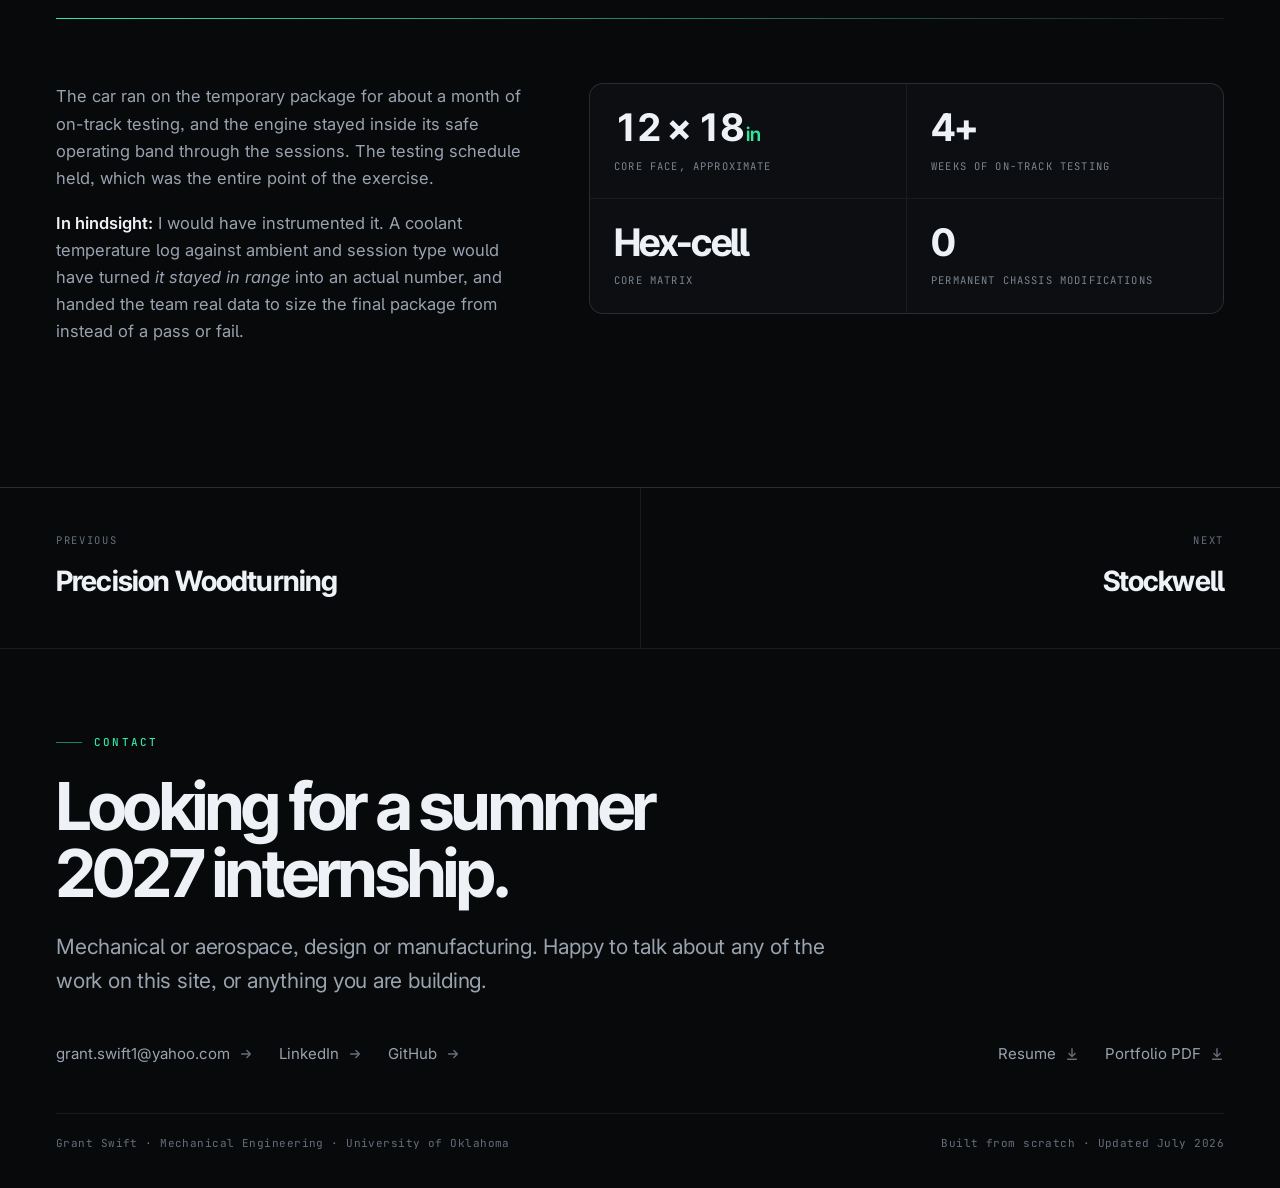
<file: projects/formula-sae.html>
<!doctype html>
<html lang="en" class="no-js">
<head>
<meta charset="utf-8">
<script>document.documentElement.className="js"</script>
<meta name="viewport" content="width=device-width, initial-scale=1, viewport-fit=cover">
<title>Formula SAE Cooling Package · Grant Swift</title>
<meta name="description" content="Sized and packaged a temporary radiator for the OU Formula SAE car, then designed and fabricated its mounting brackets and support frame so the team could test on track.">
<meta name="theme-color" content="#08090B">
<link rel="canonical" href="https://grantswift.onrender.com/projects/formula-sae.html">
<link rel="icon" href="data:image/svg+xml,%3Csvg xmlns='http://www.w3.org/2000/svg' viewBox='0 0 32 32'%3E%3Crect width='32' height='32' rx='7' fill='%2308090B'/%3E%3Cpath d='M9 22V10h6.2a4 4 0 0 1 0 8H12l5.4 4' stroke='%2334E5A0' stroke-width='2.4' fill='none' stroke-linecap='round' stroke-linejoin='round'/%3E%3C/svg%3E">
<meta property="og:type" content="website">
<meta property="og:title" content="Formula SAE Cooling Package · Grant Swift">
<meta property="og:description" content="Sized and packaged a temporary radiator for the OU Formula SAE car, then designed and fabricated its mounting brackets and support frame so the team could test on track.">
<meta property="og:url" content="https://grantswift.onrender.com/projects/formula-sae.html">
<meta property="og:image" content="https://grantswift.onrender.com/assets/og.png">
<meta property="og:image:width" content="1200">
<meta property="og:image:height" content="630">
<meta name="twitter:card" content="summary_large_image">
<link rel="preconnect" href="https://fonts.googleapis.com"><link rel="preconnect" href="https://fonts.gstatic.com" crossorigin><link href="https://fonts.googleapis.com/css2?family=Inter+Tight:wght@500;600;700;800&family=Inter:wght@400;500;600&family=JetBrains+Mono:wght@400;500&display=swap" rel="stylesheet">
<link rel="stylesheet" href="../assets/css/site.css">

</head>
<body>
<a class="skip" href="#main">Skip to content</a>
<div class="grain" aria-hidden="true"></div>

<header class="nav stuck">
  <div class="in">
    <a class="brand" href="../"><span class="dot"></span>GRANT&nbsp;SWIFT</a>
    <a class="back" href="../#work"><svg viewBox="0 0 16 16" fill="none" stroke="currentColor" stroke-width="1.6" stroke-linecap="round" stroke-linejoin="round" style="width:13px;height:13px"><path d="M13 8H3M7 4 3 8l4 4"/></svg> All work</a>
  </div>
</header>

<main id="main">

<section class="phead">
  <div class="glow" aria-hidden="true"></div>
  <div class="field"></div>
  <div class="wrap">
    <div class="eyebrow rv in">Project 01 · Sooner Racing · Powertrain</div>
    <h1 class="h1 rv d1" style="margin-top:22px;max-width:18ch">Formula SAE Cooling Package</h1>
    <p class="lede rv d2" style="margin-top:26px">Sized and packaged a temporary radiator, then designed and fabricated its mounts, so the car could run on track a month before the final cooling system existed.</p>
    <div class="pmeta rv d3"><span>Role · <b>Powertrain subteam</b></span><span>Scope · <b>Sizing, packaging, fabrication</b></span><span>Tools · <b>SolidWorks, shop fabrication</b></span></div>
  </div>

  <div class="wrap" style="margin-top:clamp(38px,5vw,66px)">
    <div class="rv d3"><div class="frame ultra" style="background-image:url([data-uri]);"><picture><source type="image/webp" srcset="../assets/img/hero-800.webp 800w, ../assets/img/hero-1200.webp 1200w, ../assets/img/hero-1800.webp 1800w" sizes="100vw"><img src="../assets/img/hero-1800.webp" alt="Formula SAE car front end showing chassis, suspension and radiator" width="5712" height="2448" loading="eager" fetchpriority="high" decoding="async"></picture></div></div>
  </div>
</section>


<section class="sect">
  <div class="wrap">
    <div class="shead">
      <div class="top">
        <div>
          <div class="eyebrow rv">The problem</div>
          <h2 class="h2 rv d1" style="margin-top:16px;max-width:20ch">The car needed seat time. The cooling package did not exist yet.</h2>
        </div>
      </div>
      <div class="drawline"></div>
    </div>
    
    <div class="split">
      <div>
        <p class="rv " style="max-width:64ch;font-size:16.5px;margin-top:0">The final cooling system was still in design. Meanwhile the car needed to run: driver training, shakedown, and the data you only get from actually driving the thing. Every week without a radiator was a week the team could not turn the engine over on track.</p><p class="rv " style="max-width:64ch;font-size:16.5px;margin-top:1.05em">So the job was never <strong>design the best radiator</strong>. It was <strong>get a radiator on this car that is good enough to test behind</strong>, without spending parts, money or chassis real estate that the real package was going to need later.</p>
        <div class="callout rv d1" style="margin-top:30px"><p>A temporary part has a requirement a permanent one does not: it has to be easy to take back off.</p></div>
      </div>
      <div class="rv d1">
        <figure><div class="frame box" style="background-image:url([data-uri]);"><picture><source type="image/webp" srcset="../assets/img/fsae-bay-480.webp 480w, ../assets/img/fsae-bay-800.webp 800w, ../assets/img/fsae-bay-1200.webp 1200w" sizes="(max-width:900px) 100vw, 55vw"><img src="../assets/img/fsae-bay-1200.webp" alt="Formula SAE chassis with front suspension and radiator mounted" width="4400" height="3300" loading="lazy" decoding="async"></picture></div><figcaption><b>Package</b><span>The chassis the radiator had to live in. It was not designed around it.</span></figcaption></figure>
      </div>
    </div>
  </div>
</section>
<section class="sect">
  <div class="wrap">
    <div class="shead">
      <div class="top">
        <div>
          <div class="eyebrow rv">Sizing</div>
          <h2 class="h2 rv d1" style="margin-top:16px;max-width:20ch">At autocross speeds, frontal area beats thickness.</h2>
        </div>
      </div>
      <div class="drawline"></div>
    </div>
    
    <div class="split">
      <div>
        <p class="rv " style="max-width:64ch;font-size:16.5px;margin-top:0">The limiting case for this car is not top speed. Testing is short runs, low average speed and a lot of idling, which means the radiator spends most of its life without much air being forced through it. When airflow is the scarce thing, a bigger face does more for you than a deeper core, because a deeper core just adds pressure drop to air you are already struggling to move.</p><p class="rv " style="max-width:64ch;font-size:16.5px;margin-top:1.05em">That reasoning landed on a <strong>roughly 12 by 18 inch core with a hex-cell matrix</strong>. The hex core buys surface area per unit of frontal area, and pays for it in air-side pressure drop. That trade is only worth taking if you can actually keep air moving through the face, which turned into a requirement on the mount: leave the core face clear, and do not let air find an easier path around it than through it.</p>
      </div>
      <div>
        <div class="spec rv d1">
          <div class="row"><div class="k">Core</div><div class="v">Approximately 12 x 18 in</div></div>
      <div class="row"><div class="k">Matrix</div><div class="v">Hex-cell</div></div>
      <div class="row"><div class="k">Driving case</div><div class="v">Low-speed autocross testing, not top speed</div></div>
      <div class="row"><div class="k">Airflow</div><div class="v">Fan plus whatever the car scoops at test pace</div></div>
      <div class="row"><div class="k">Mount constraint</div><div class="v">Clear face, minimise bypass around the core</div></div>
        </div>
      </div>
    </div>
  </div>
</section>
<section class="sect">
  <div class="wrap">
    <div class="shead">
      <div class="top">
        <div>
          <div class="eyebrow rv">Mounting</div>
          <h2 class="h2 rv d1" style="margin-top:16px;max-width:20ch">Let the frame take the load. The core is not a structural member.</h2>
        </div>
      </div>
      <div class="drawline"></div>
    </div>
    
    <div>
      <p class="rv " style="max-width:72ch;font-size:16.5px;margin-top:0">A radiator core is thin-walled brazed material. It is very good at holding coolant and very bad at being a chassis component. The obvious mount, bolting through the core tabs straight into the frame, feeds every bump and every bit of vibration directly into the thing you least want to crack.</p><p class="rv " style="max-width:72ch;font-size:16.5px;margin-top:1.05em">So I designed a support frame that carries the load, and captured the core inside it. The brackets tie the frame to existing chassis tubes, the core sits in the frame, and nothing structural passes through the radiator itself. It also made removal a matter of undoing the brackets rather than unpicking the whole install, which matters when the part is explicitly temporary.</p>

      <div class="g3" style="margin-top:44px">
        <div class="card rv d1"><span class="n">01</span><h4 class="h4">Mount to what exists</h4><p>Ties to chassis tubes that were already there. No permanent modification to a frame that a properly designed cooling package still has to use.</p></div>
      <div class="card rv d2"><span class="n">02</span><h4 class="h4">Square to the airflow</h4><p>The frame holds the core face perpendicular to the incoming air. A radiator mounted crooked is a radiator with less effective frontal area than you sized for.</p></div>
      <div class="card rv d3"><span class="n">03</span><h4 class="h4">Survive track loads</h4><p>Coolant makes the assembly heavy, and a tube-frame car over curbing is not gentle. The support frame is what takes vibration and shock, not the core.</p></div>
      </div>

      <div class="g2 rv" style="margin-top:36px">
        <figure><div class="frame box" style="background-image:url([data-uri]);"><picture><source type="image/webp" srcset="../assets/img/fsae-shop-480.webp 480w, ../assets/img/fsae-shop-800.webp 800w, ../assets/img/fsae-shop-1200.webp 1200w" sizes="(max-width:900px) 100vw, 50vw"><img src="../assets/img/fsae-shop-1200.webp" alt="Grant and a teammate working on the Formula SAE car in the shop" width="4284" height="5355" loading="lazy" decoding="async"></picture></div><figcaption><b>Build</b><span>Fabrication and fit-up in the shop. Brackets made to suit the tubes that were already on the car.</span></figcaption></figure>
        <figure><div class="frame box" style="background-image:url([data-uri]);"><picture><source type="image/webp" srcset="../assets/img/fsae-car-480.webp 480w, ../assets/img/fsae-car-800.webp 800w, ../assets/img/fsae-car-1200.webp 1200w" sizes="(max-width:900px) 100vw, 50vw"><img src="../assets/img/fsae-car-1200.webp" alt="Formula SAE car number 42 at an event" width="4284" height="5355" loading="lazy" decoding="async"></picture></div><figcaption><b>Running</b><span>The car in running trim. Temporary cooling package, real track time.</span></figcaption></figure>
      </div>
    </div>
  </div>
</section>
<section class="sect">
  <div class="wrap">
    <div class="shead">
      <div class="top">
        <div>
          <div class="eyebrow rv">Result</div>
          <h2 class="h2 rv d1" style="margin-top:16px;max-width:20ch">A month of testing the team would not otherwise have had.</h2>
        </div>
      </div>
      <div class="drawline"></div>
    </div>
    
    <div class="split">
      <div>
        <p class="rv " style="max-width:64ch;font-size:16.5px;margin-top:0">The car ran on the temporary package for about a month of on-track testing, and the engine stayed inside its safe operating band through the sessions. The testing schedule held, which was the entire point of the exercise.</p><p class="rv " style="max-width:64ch;font-size:16.5px;margin-top:1.05em"><strong>In hindsight:</strong> I would have instrumented it. A coolant temperature log against ambient and session type would have turned <em>it stayed in range</em> into an actual number, and handed the team real data to size the final package from instead of a pass or fail.</p>
      </div>
      <div>
        <div class="stats rv d1" style="grid-template-columns:repeat(2,1fr)">
          <div class="stat"><span class="v">12 &times; 18<span class="u">in</span></span><div class="k">Core face, approximate</div></div>
          <div class="stat"><span class="v" data-count="4" data-suffix="+" data-prefix="" data-dec="0">0+</span><div class="k">Weeks of on-track testing</div></div>
          <div class="stat"><span class="v">Hex-cell</span><div class="k">Core matrix</div></div>
          <div class="stat"><span class="v">0</span><div class="k">Permanent chassis modifications</div></div>
        </div>
      </div>
    </div>
  </div>
</section>

</main>

<nav class="pnav">
  <a class="prev" href="pens.html">
    <div class="k">Previous</div>
    <div class="t">Precision Woodturning</div>
  </a>
  <a class="next" href="stockwell.html">
    <div class="k">Next</div>
    <div class="t">Stockwell</div>
  </a>
</nav>

<footer class="foot" id="contact">
  <div class="wrap">
    <div class="rv">
      <div class="eyebrow">Contact</div>
      <h2 class="h1" style="margin-top:22px;max-width:16ch">Looking for a summer 2027 internship.</h2>
      <p class="lede" style="margin-top:22px">Mechanical or aerospace, design or manufacturing. Happy to talk
      about any of the work on this site, or anything you are building.</p>
    </div>

    <div class="row rv d1" style="margin-top:44px">
      <div class="links">
        <a href="mailto:grant.swift1@yahoo.com">grant.swift1@yahoo.com <svg viewBox="0 0 16 16" fill="none" stroke="currentColor" stroke-width="1.6" stroke-linecap="round" stroke-linejoin="round"><path d="M3 8h10M9 4l4 4-4 4"/></svg></a>
        <a href="https://linkedin.com/in/grant-swift1" target="_blank" rel="noopener">LinkedIn <svg viewBox="0 0 16 16" fill="none" stroke="currentColor" stroke-width="1.6" stroke-linecap="round" stroke-linejoin="round"><path d="M3 8h10M9 4l4 4-4 4"/></svg></a>
        <a href="https://github.com/grant105-ops" target="_blank" rel="noopener">GitHub <svg viewBox="0 0 16 16" fill="none" stroke="currentColor" stroke-width="1.6" stroke-linecap="round" stroke-linejoin="round"><path d="M3 8h10M9 4l4 4-4 4"/></svg></a>
      </div>
      <div class="links">
        <a class="dl" href="../assets/Grant_Swift_Resume_2026.pdf" target="_blank" rel="noopener">Resume <svg viewBox="0 0 16 16" fill="none" stroke="currentColor" stroke-width="1.6" stroke-linecap="round" stroke-linejoin="round"><path d="M8 2v9M4.5 7.5 8 11l3.5-3.5M3 14h10"/></svg></a>
        <a class="dl" href="../assets/Grant_Swift_Portfolio.pdf" target="_blank" rel="noopener">Portfolio&nbsp;PDF <svg viewBox="0 0 16 16" fill="none" stroke="currentColor" stroke-width="1.6" stroke-linecap="round" stroke-linejoin="round"><path d="M8 2v9M4.5 7.5 8 11l3.5-3.5M3 14h10"/></svg></a>
      </div>
    </div>

    <div class="fine">
      <span>Grant Swift · Mechanical Engineering · University of Oklahoma</span>
      <span>Built from scratch · Updated July 2026</span>
    </div>
  </div>
</footer>

<script src="../assets/js/site.js" defer></script>
</body>
</html>
</file>
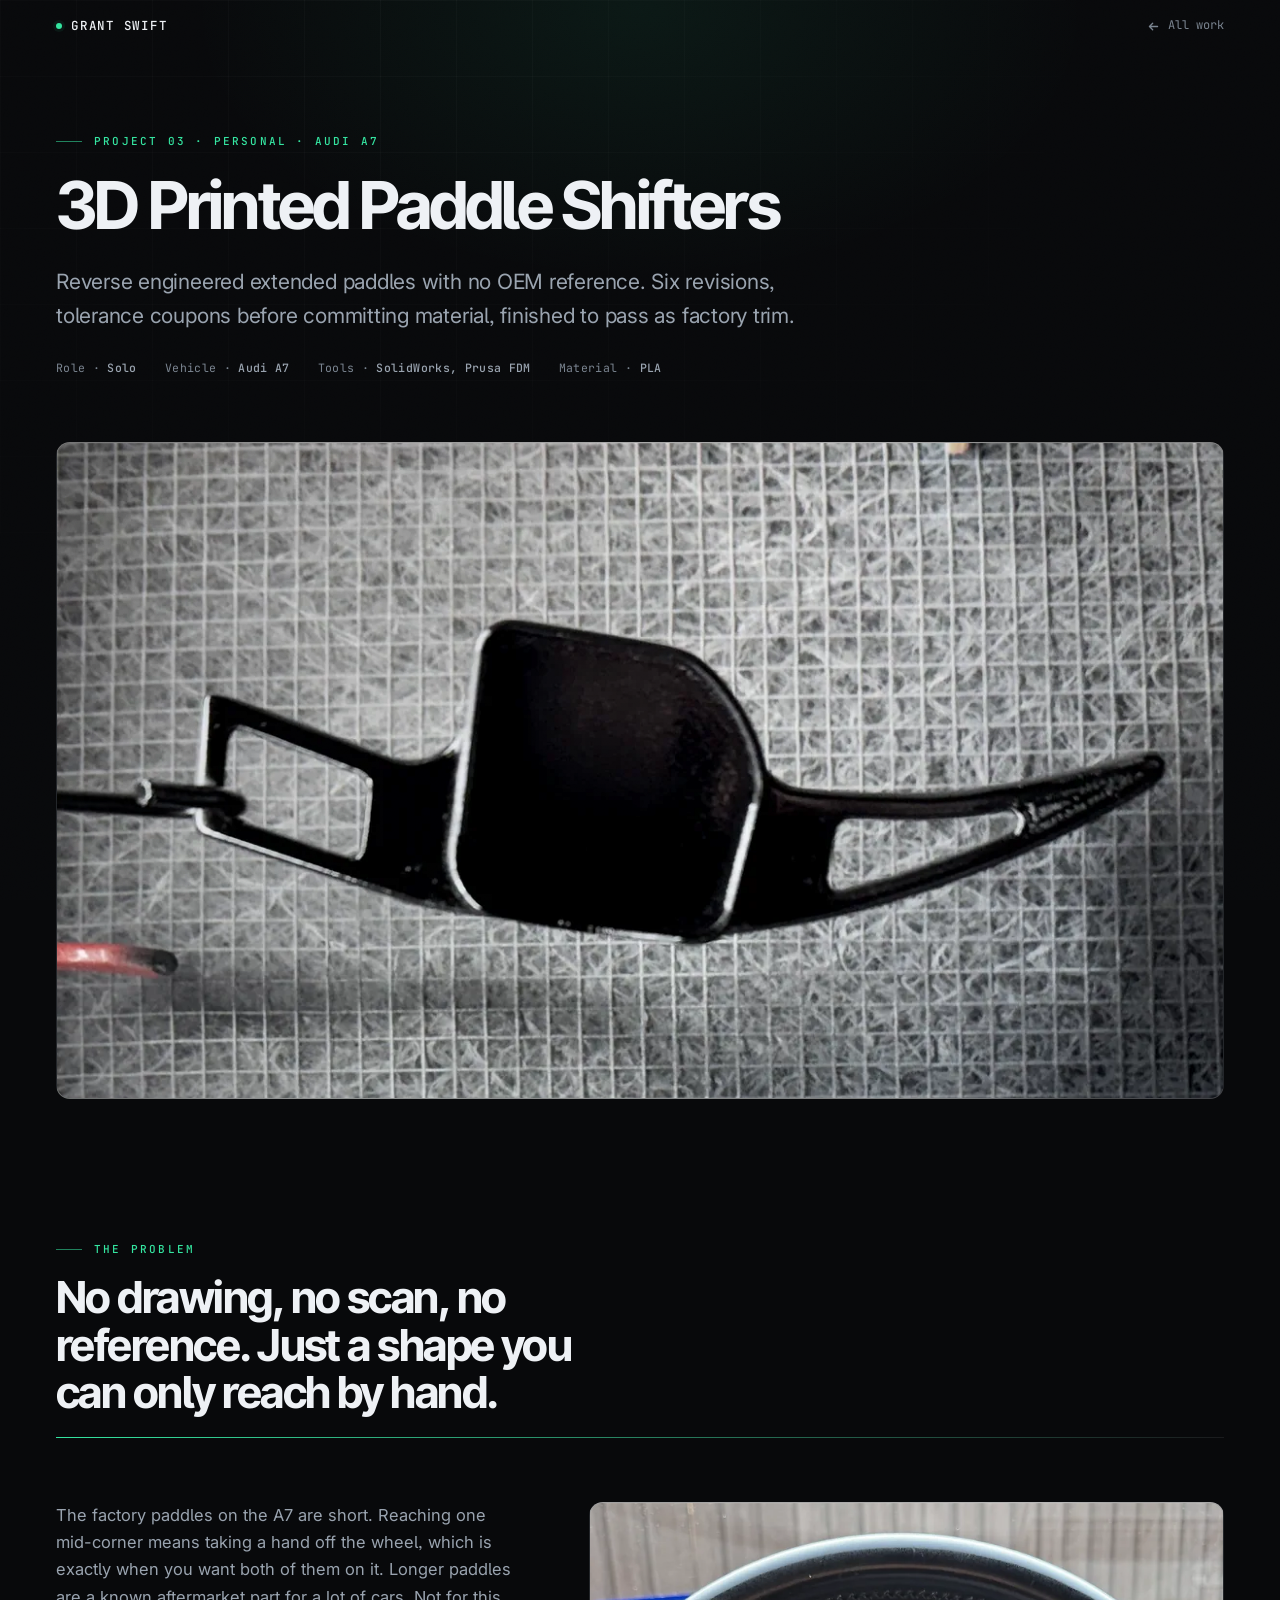
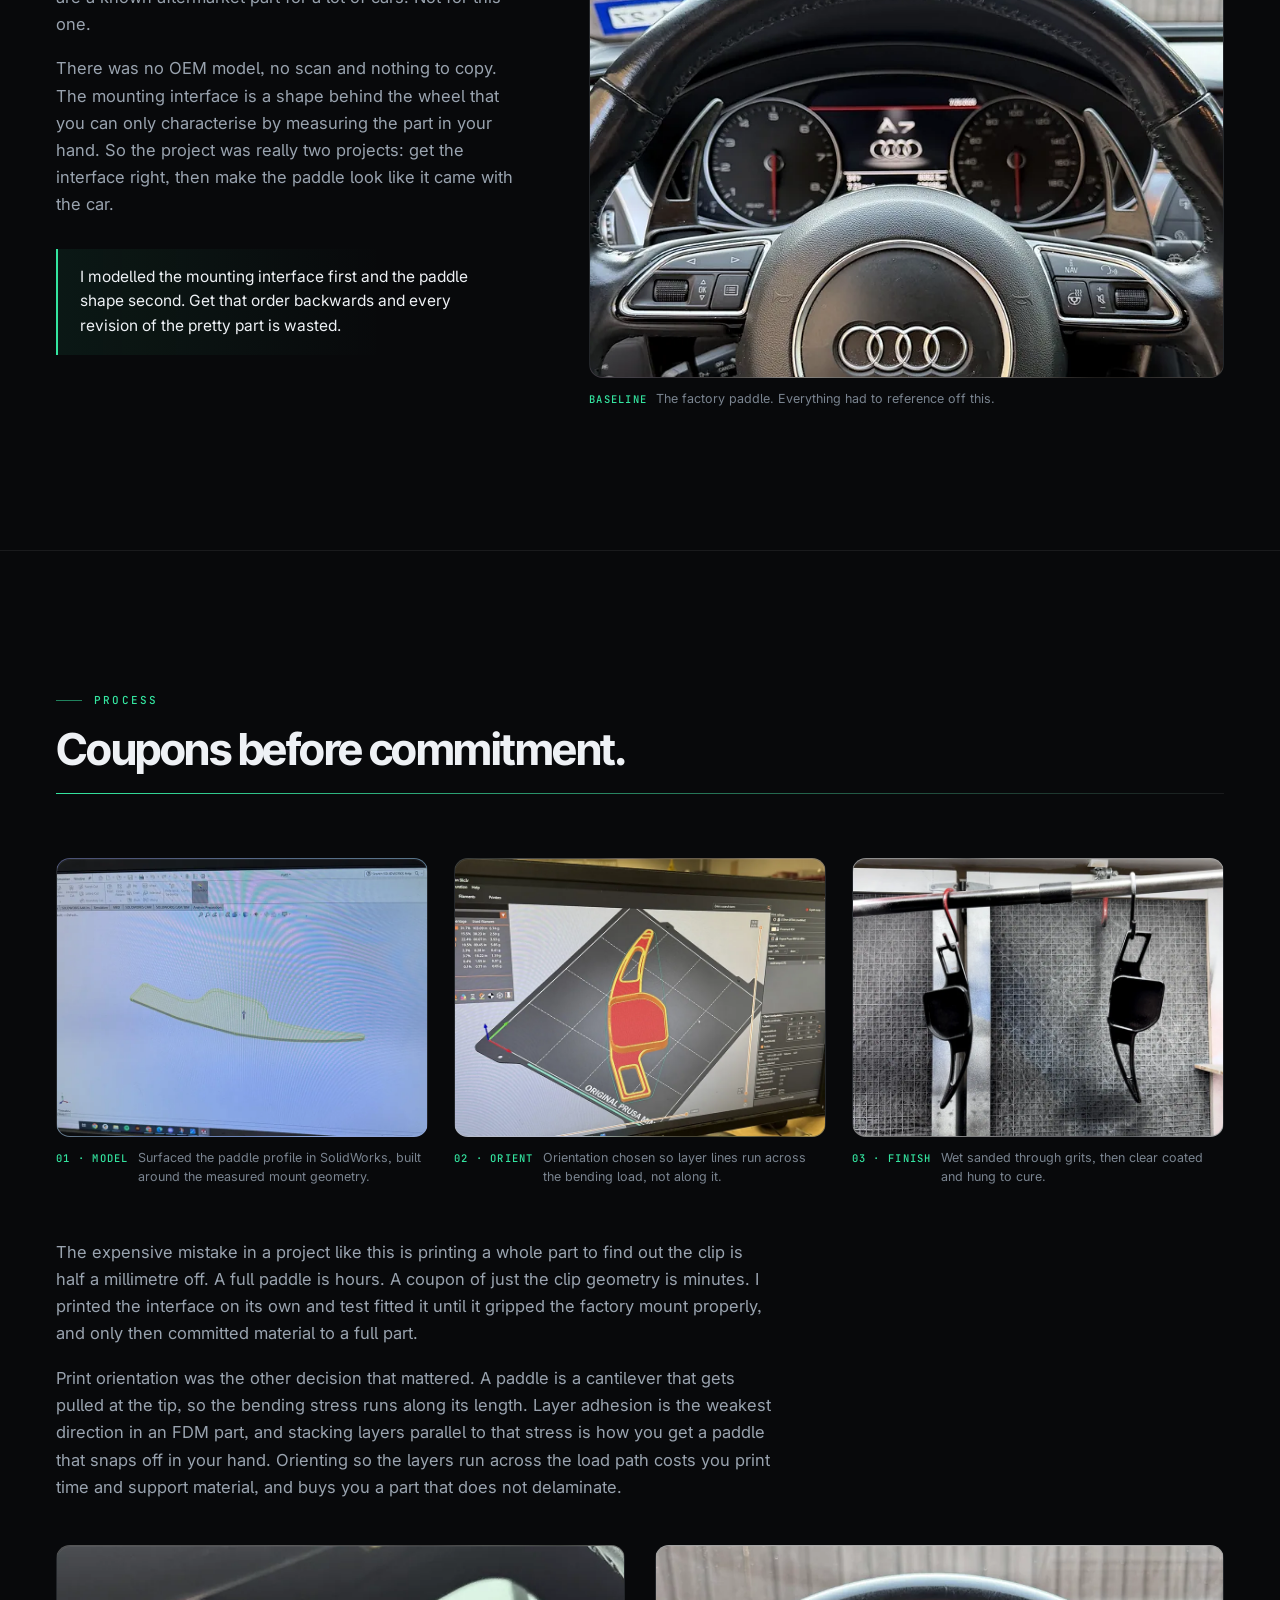
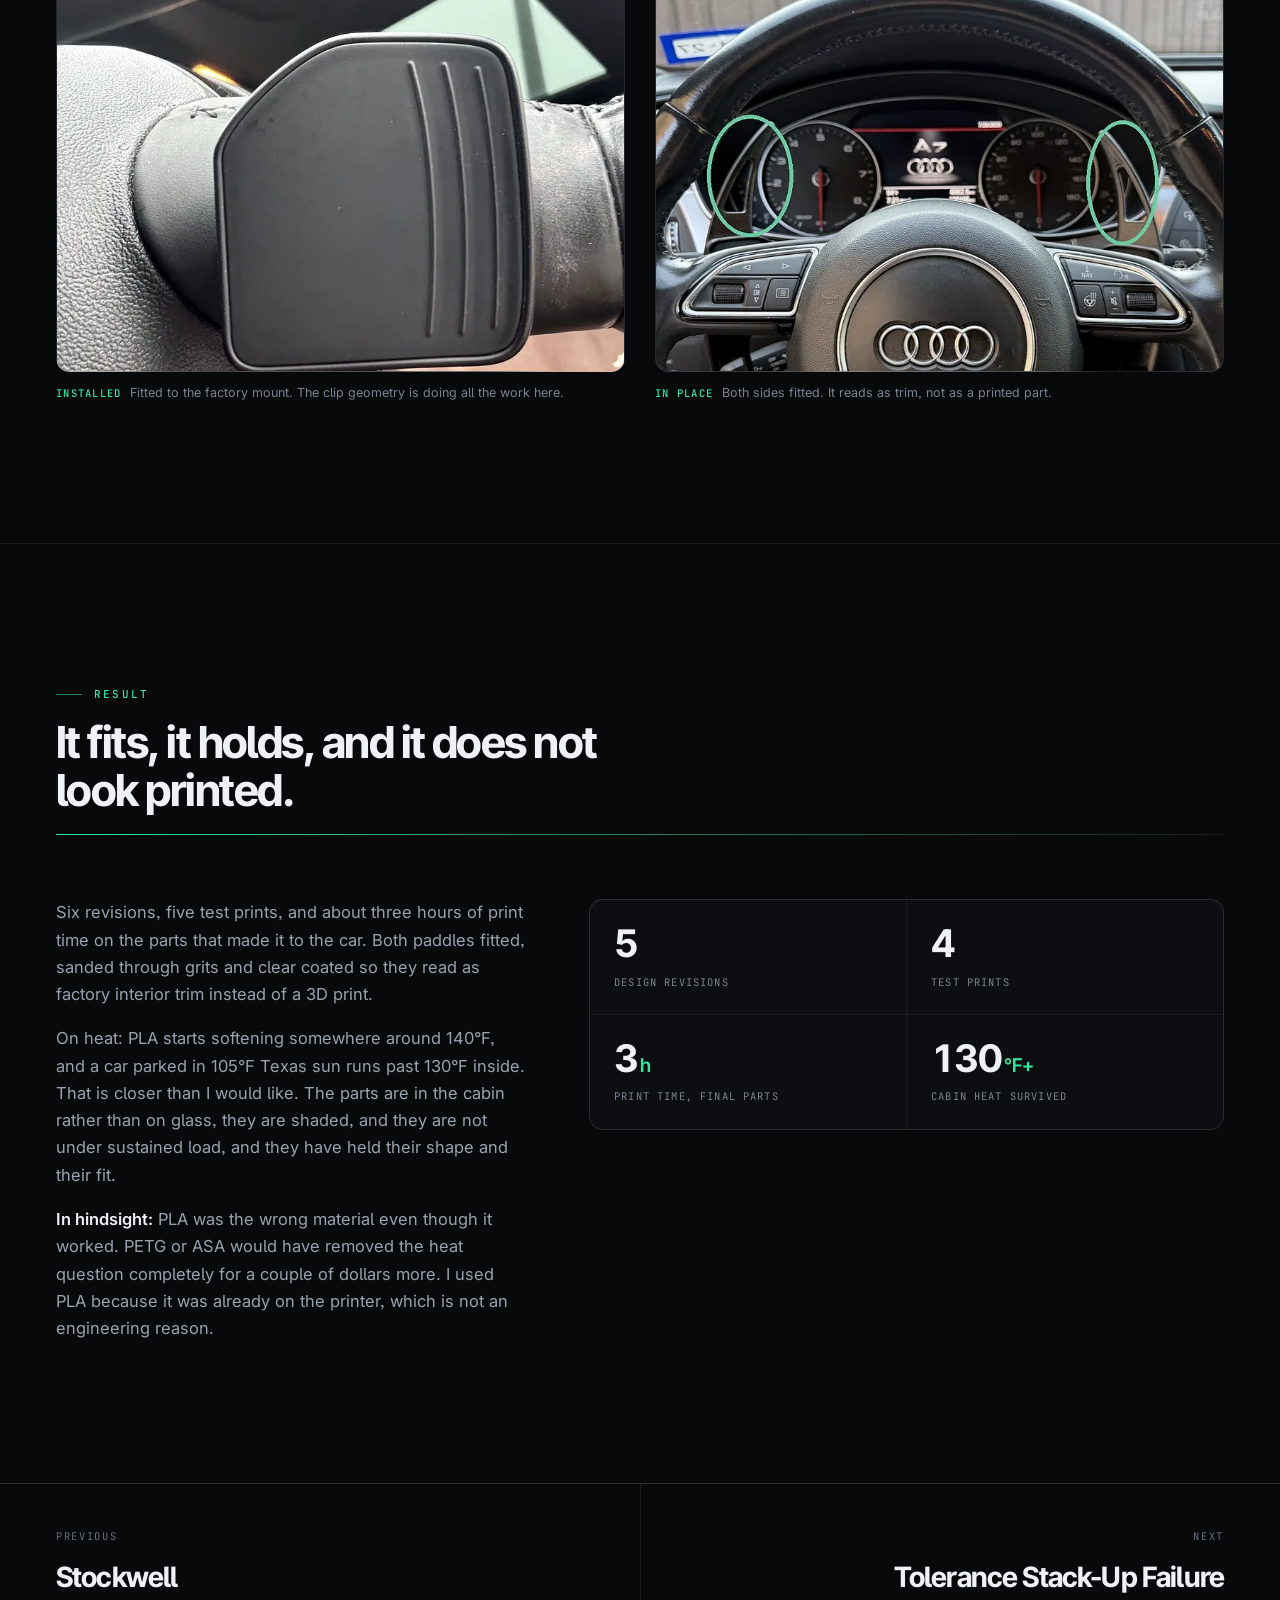
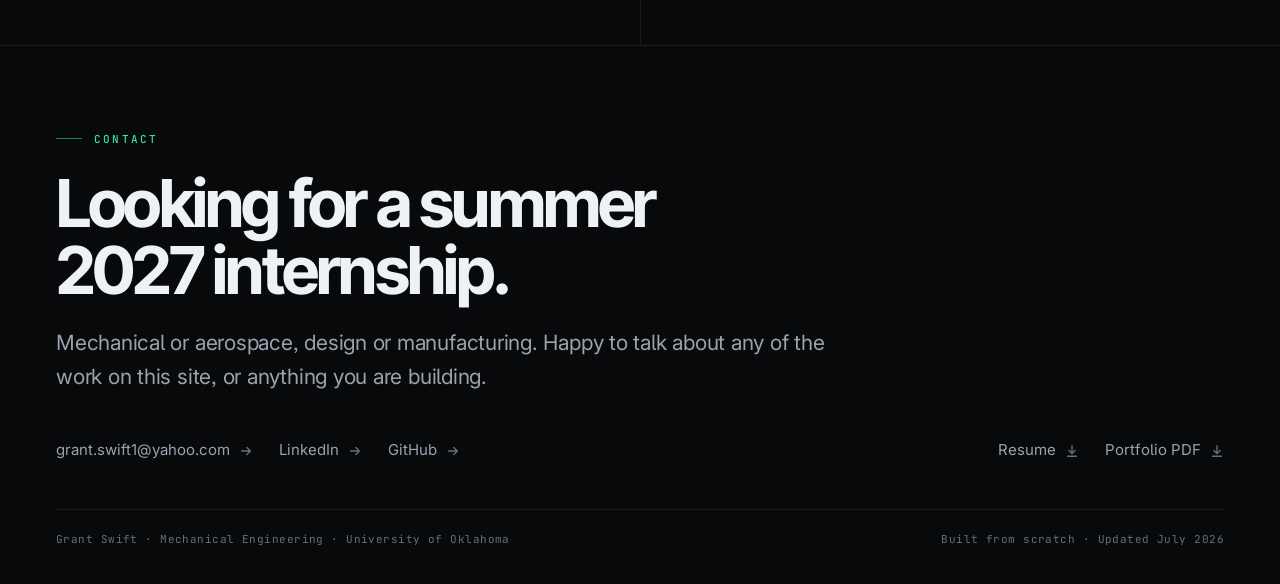
<file: projects/paddle-shifters.html>
<!doctype html>
<html lang="en" class="no-js">
<head>
<meta charset="utf-8">
<script>document.documentElement.className="js"</script>
<meta name="viewport" content="width=device-width, initial-scale=1, viewport-fit=cover">
<title>3D Printed Paddle Shifters · Grant Swift</title>
<meta name="description" content="Reverse engineered extended paddle shifters for an Audi A7 with no OEM reference. Six revisions, tolerance coupons, print orientation tuned for the load path.">
<meta name="theme-color" content="#08090B">
<link rel="canonical" href="https://grantswift.onrender.com/projects/paddle-shifters.html">
<link rel="icon" href="data:image/svg+xml,%3Csvg xmlns='http://www.w3.org/2000/svg' viewBox='0 0 32 32'%3E%3Crect width='32' height='32' rx='7' fill='%2308090B'/%3E%3Cpath d='M9 22V10h6.2a4 4 0 0 1 0 8H12l5.4 4' stroke='%2334E5A0' stroke-width='2.4' fill='none' stroke-linecap='round' stroke-linejoin='round'/%3E%3C/svg%3E">
<meta property="og:type" content="website">
<meta property="og:title" content="3D Printed Paddle Shifters · Grant Swift">
<meta property="og:description" content="Reverse engineered extended paddle shifters for an Audi A7 with no OEM reference. Six revisions, tolerance coupons, print orientation tuned for the load path.">
<meta property="og:url" content="https://grantswift.onrender.com/projects/paddle-shifters.html">
<meta property="og:image" content="https://grantswift.onrender.com/assets/og.png">
<meta property="og:image:width" content="1200">
<meta property="og:image:height" content="630">
<meta name="twitter:card" content="summary_large_image">
<link rel="preconnect" href="https://fonts.googleapis.com"><link rel="preconnect" href="https://fonts.gstatic.com" crossorigin><link href="https://fonts.googleapis.com/css2?family=Inter+Tight:wght@500;600;700;800&family=Inter:wght@400;500;600&family=JetBrains+Mono:wght@400;500&display=swap" rel="stylesheet">
<link rel="stylesheet" href="../assets/css/site.css">

</head>
<body>
<a class="skip" href="#main">Skip to content</a>
<div class="grain" aria-hidden="true"></div>

<header class="nav stuck">
  <div class="in">
    <a class="brand" href="../"><span class="dot"></span>GRANT&nbsp;SWIFT</a>
    <a class="back" href="../#work"><svg viewBox="0 0 16 16" fill="none" stroke="currentColor" stroke-width="1.6" stroke-linecap="round" stroke-linejoin="round" style="width:13px;height:13px"><path d="M13 8H3M7 4 3 8l4 4"/></svg> All work</a>
  </div>
</header>

<main id="main">

<section class="phead">
  <div class="glow" aria-hidden="true"></div>
  <div class="field"></div>
  <div class="wrap">
    <div class="eyebrow rv in">Project 03 · Personal · Audi A7</div>
    <h1 class="h1 rv d1" style="margin-top:22px;max-width:18ch">3D Printed Paddle Shifters</h1>
    <p class="lede rv d2" style="margin-top:26px">Reverse engineered extended paddles with no OEM reference. Six revisions, tolerance coupons before committing material, finished to pass as factory trim.</p>
    <div class="pmeta rv d3"><span>Role · <b>Solo</b></span><span>Vehicle · <b>Audi A7</b></span><span>Tools · <b>SolidWorks, Prusa FDM</b></span><span>Material · <b>PLA</b></span></div>
  </div>

  <div class="wrap" style="margin-top:clamp(38px,5vw,66px)">
    <div class="rv d3"><div class="frame wide" style="background-image:url([data-uri]);"><picture><source type="image/webp" srcset="../assets/img/paddle-finished-480.webp 480w, ../assets/img/paddle-finished-800.webp 800w, ../assets/img/paddle-finished-1200.webp 1200w" sizes="100vw"><img src="../assets/img/paddle-finished-1200.webp" alt="Finished 3D printed paddle shifters after clear coat" width="1693" height="1270" loading="eager" fetchpriority="high" decoding="async"></picture></div></div>
  </div>
</section>


<section class="sect">
  <div class="wrap">
    <div class="shead">
      <div class="top">
        <div>
          <div class="eyebrow rv">The problem</div>
          <h2 class="h2 rv d1" style="margin-top:16px;max-width:20ch">No drawing, no scan, no reference. Just a shape you can only reach by hand.</h2>
        </div>
      </div>
      <div class="drawline"></div>
    </div>
    
    <div class="split">
      <div>
        <p class="rv " style="max-width:64ch;font-size:16.5px;margin-top:0">The factory paddles on the A7 are short. Reaching one mid-corner means taking a hand off the wheel, which is exactly when you want both of them on it. Longer paddles are a known aftermarket part for a lot of cars. Not for this one.</p><p class="rv " style="max-width:64ch;font-size:16.5px;margin-top:1.05em">There was no OEM model, no scan and nothing to copy. The mounting interface is a shape behind the wheel that you can only characterise by measuring the part in your hand. So the project was really two projects: get the interface right, then make the paddle look like it came with the car.</p>
        <div class="callout rv d1" style="margin-top:30px"><p>I modelled the mounting interface first and the paddle shape second. Get that order backwards and every revision of the pretty part is wasted.</p></div>
      </div>
      <div class="rv d1">
        <figure><div class="frame box" style="background-image:url([data-uri]);"><picture><source type="image/webp" srcset="../assets/img/paddle-stock-480.webp 480w, ../assets/img/paddle-stock-800.webp 800w" sizes="(max-width:900px) 100vw, 55vw"><img src="../assets/img/paddle-stock-800.webp" alt="Factory Audi A7 paddle shifter" width="1024" height="768" loading="lazy" decoding="async"></picture></div><figcaption><b>Baseline</b><span>The factory paddle. Everything had to reference off this.</span></figcaption></figure>
      </div>
    </div>
  </div>
</section>
<section class="sect">
  <div class="wrap">
    <div class="shead">
      <div class="top">
        <div>
          <div class="eyebrow rv">Process</div>
          <h2 class="h2 rv d1" style="margin-top:16px;max-width:20ch">Coupons before commitment.</h2>
        </div>
      </div>
      <div class="drawline"></div>
    </div>
    
    <div class="g3 rv">
      <figure><div class="frame box" style="background-image:url([data-uri]);"><picture><source type="image/webp" srcset="../assets/img/paddle-cad-480.webp 480w, ../assets/img/paddle-cad-800.webp 800w, ../assets/img/paddle-cad-1200.webp 1200w" sizes="(max-width:900px) 100vw, 50vw"><img src="../assets/img/paddle-cad-1200.webp" alt="SolidWorks model of the paddle shifter" width="1467" height="1100" loading="lazy" decoding="async"></picture></div><figcaption><b>01 · Model</b><span>Surfaced the paddle profile in SolidWorks, built around the measured mount geometry.</span></figcaption></figure>
      <figure><div class="frame box" style="background-image:url([data-uri]);"><picture><source type="image/webp" srcset="../assets/img/paddle-slicer-480.webp 480w, ../assets/img/paddle-slicer-800.webp 800w, ../assets/img/paddle-slicer-1200.webp 1200w" sizes="(max-width:900px) 100vw, 50vw"><img src="../assets/img/paddle-slicer-1200.webp" alt="Slicer view showing print orientation and supports" width="1453" height="1090" loading="lazy" decoding="async"></picture></div><figcaption><b>02 · Orient</b><span>Orientation chosen so layer lines run across the bending load, not along it.</span></figcaption></figure>
      <figure><div class="frame box" style="background-image:url([data-uri]);"><picture><source type="image/webp" srcset="../assets/img/paddle-pair-480.webp 480w, ../assets/img/paddle-pair-800.webp 800w, ../assets/img/paddle-pair-1200.webp 1200w" sizes="(max-width:900px) 100vw, 50vw"><img src="../assets/img/paddle-pair-1200.webp" alt="Both finished paddle shifters hanging after clear coat" width="3024" height="3780" loading="lazy" decoding="async"></picture></div><figcaption><b>03 · Finish</b><span>Wet sanded through grits, then clear coated and hung to cure.</span></figcaption></figure>
    </div>

    <div style="margin-top:52px">
      <p class="rv " style="max-width:72ch;font-size:16.5px;margin-top:0">The expensive mistake in a project like this is printing a whole part to find out the clip is half a millimetre off. A full paddle is hours. A coupon of just the clip geometry is minutes. I printed the interface on its own and test fitted it until it gripped the factory mount properly, and only then committed material to a full part.</p><p class="rv " style="max-width:72ch;font-size:16.5px;margin-top:1.05em">Print orientation was the other decision that mattered. A paddle is a cantilever that gets pulled at the tip, so the bending stress runs along its length. Layer adhesion is the weakest direction in an FDM part, and stacking layers parallel to that stress is how you get a paddle that snaps off in your hand. Orienting so the layers run across the load path costs you print time and support material, and buys you a part that does not delaminate.</p>
    </div>

    <div class="g2 rv" style="margin-top:44px">
      <figure><div class="frame box" style="background-image:url([data-uri]);"><picture><source type="image/webp" srcset="../assets/img/paddle-detail-480.webp 480w, ../assets/img/paddle-detail-800.webp 800w, ../assets/img/paddle-detail-1200.webp 1200w" sizes="(max-width:900px) 100vw, 50vw"><img src="../assets/img/paddle-detail-1200.webp" alt="Close-up of the finished paddle installed behind the steering wheel" width="2316" height="1737" loading="lazy" decoding="async"></picture></div><figcaption><b>Installed</b><span>Fitted to the factory mount. The clip geometry is doing all the work here.</span></figcaption></figure>
      <figure><div class="frame box" style="background-image:url([data-uri]);"><picture><source type="image/webp" srcset="../assets/img/paddle-final-480.webp 480w, ../assets/img/paddle-final-800.webp 800w" sizes="(max-width:900px) 100vw, 50vw"><img src="../assets/img/paddle-final-800.webp" alt="Both paddles installed on the steering wheel" width="1024" height="768" loading="lazy" decoding="async"></picture></div><figcaption><b>In place</b><span>Both sides fitted. It reads as trim, not as a printed part.</span></figcaption></figure>
    </div>
  </div>
</section>
<section class="sect">
  <div class="wrap">
    <div class="shead">
      <div class="top">
        <div>
          <div class="eyebrow rv">Result</div>
          <h2 class="h2 rv d1" style="margin-top:16px;max-width:20ch">It fits, it holds, and it does not look printed.</h2>
        </div>
      </div>
      <div class="drawline"></div>
    </div>
    
    <div class="split">
      <div>
        <p class="rv " style="max-width:68ch;font-size:16.5px;margin-top:0">Six revisions, five test prints, and about three hours of print time on the parts that made it to the car. Both paddles fitted, sanded through grits and clear coated so they read as factory interior trim instead of a 3D print.</p><p class="rv " style="max-width:68ch;font-size:16.5px;margin-top:1.05em">On heat: PLA starts softening somewhere around 140&deg;F, and a car parked in 105&deg;F Texas sun runs past 130&deg;F inside. That is closer than I would like. The parts are in the cabin rather than on glass, they are shaded, and they are not under sustained load, and they have held their shape and their fit.</p><p class="rv " style="max-width:68ch;font-size:16.5px;margin-top:1.05em"><strong>In hindsight:</strong> PLA was the wrong material even though it worked. PETG or ASA would have removed the heat question completely for a couple of dollars more. I used PLA because it was already on the printer, which is not an engineering reason.</p>
      </div>
      <div>
        <div class="stats rv d1" style="grid-template-columns:repeat(2,1fr)">
          <div class="stat"><span class="v" data-count="6" data-suffix="" data-prefix="" data-dec="0">0</span><div class="k">Design revisions</div></div>
          <div class="stat"><span class="v" data-count="5" data-suffix="" data-prefix="" data-dec="0">0</span><div class="k">Test prints</div></div>
          <div class="stat"><span class="v">3<span class="u">h</span></span><div class="k">Print time, final parts</div></div>
          <div class="stat"><span class="v">130<span class="u">&deg;F+</span></span><div class="k">Cabin heat survived</div></div>
        </div>
      </div>
    </div>
  </div>
</section>

</main>

<nav class="pnav">
  <a class="prev" href="stockwell.html">
    <div class="k">Previous</div>
    <div class="t">Stockwell</div>
  </a>
  <a class="next" href="tolerance-stackup.html">
    <div class="k">Next</div>
    <div class="t">Tolerance Stack-Up Failure</div>
  </a>
</nav>

<footer class="foot" id="contact">
  <div class="wrap">
    <div class="rv">
      <div class="eyebrow">Contact</div>
      <h2 class="h1" style="margin-top:22px;max-width:16ch">Looking for a summer 2027 internship.</h2>
      <p class="lede" style="margin-top:22px">Mechanical or aerospace, design or manufacturing. Happy to talk
      about any of the work on this site, or anything you are building.</p>
    </div>

    <div class="row rv d1" style="margin-top:44px">
      <div class="links">
        <a href="mailto:grant.swift1@yahoo.com">grant.swift1@yahoo.com <svg viewBox="0 0 16 16" fill="none" stroke="currentColor" stroke-width="1.6" stroke-linecap="round" stroke-linejoin="round"><path d="M3 8h10M9 4l4 4-4 4"/></svg></a>
        <a href="https://linkedin.com/in/grant-swift1" target="_blank" rel="noopener">LinkedIn <svg viewBox="0 0 16 16" fill="none" stroke="currentColor" stroke-width="1.6" stroke-linecap="round" stroke-linejoin="round"><path d="M3 8h10M9 4l4 4-4 4"/></svg></a>
        <a href="https://github.com/grant105-ops" target="_blank" rel="noopener">GitHub <svg viewBox="0 0 16 16" fill="none" stroke="currentColor" stroke-width="1.6" stroke-linecap="round" stroke-linejoin="round"><path d="M3 8h10M9 4l4 4-4 4"/></svg></a>
      </div>
      <div class="links">
        <a class="dl" href="../assets/Grant_Swift_Resume_2026.pdf" target="_blank" rel="noopener">Resume <svg viewBox="0 0 16 16" fill="none" stroke="currentColor" stroke-width="1.6" stroke-linecap="round" stroke-linejoin="round"><path d="M8 2v9M4.5 7.5 8 11l3.5-3.5M3 14h10"/></svg></a>
        <a class="dl" href="../assets/Grant_Swift_Portfolio.pdf" target="_blank" rel="noopener">Portfolio&nbsp;PDF <svg viewBox="0 0 16 16" fill="none" stroke="currentColor" stroke-width="1.6" stroke-linecap="round" stroke-linejoin="round"><path d="M8 2v9M4.5 7.5 8 11l3.5-3.5M3 14h10"/></svg></a>
      </div>
    </div>

    <div class="fine">
      <span>Grant Swift · Mechanical Engineering · University of Oklahoma</span>
      <span>Built from scratch · Updated July 2026</span>
    </div>
  </div>
</footer>

<script src="../assets/js/site.js" defer></script>
</body>
</html>
</file>
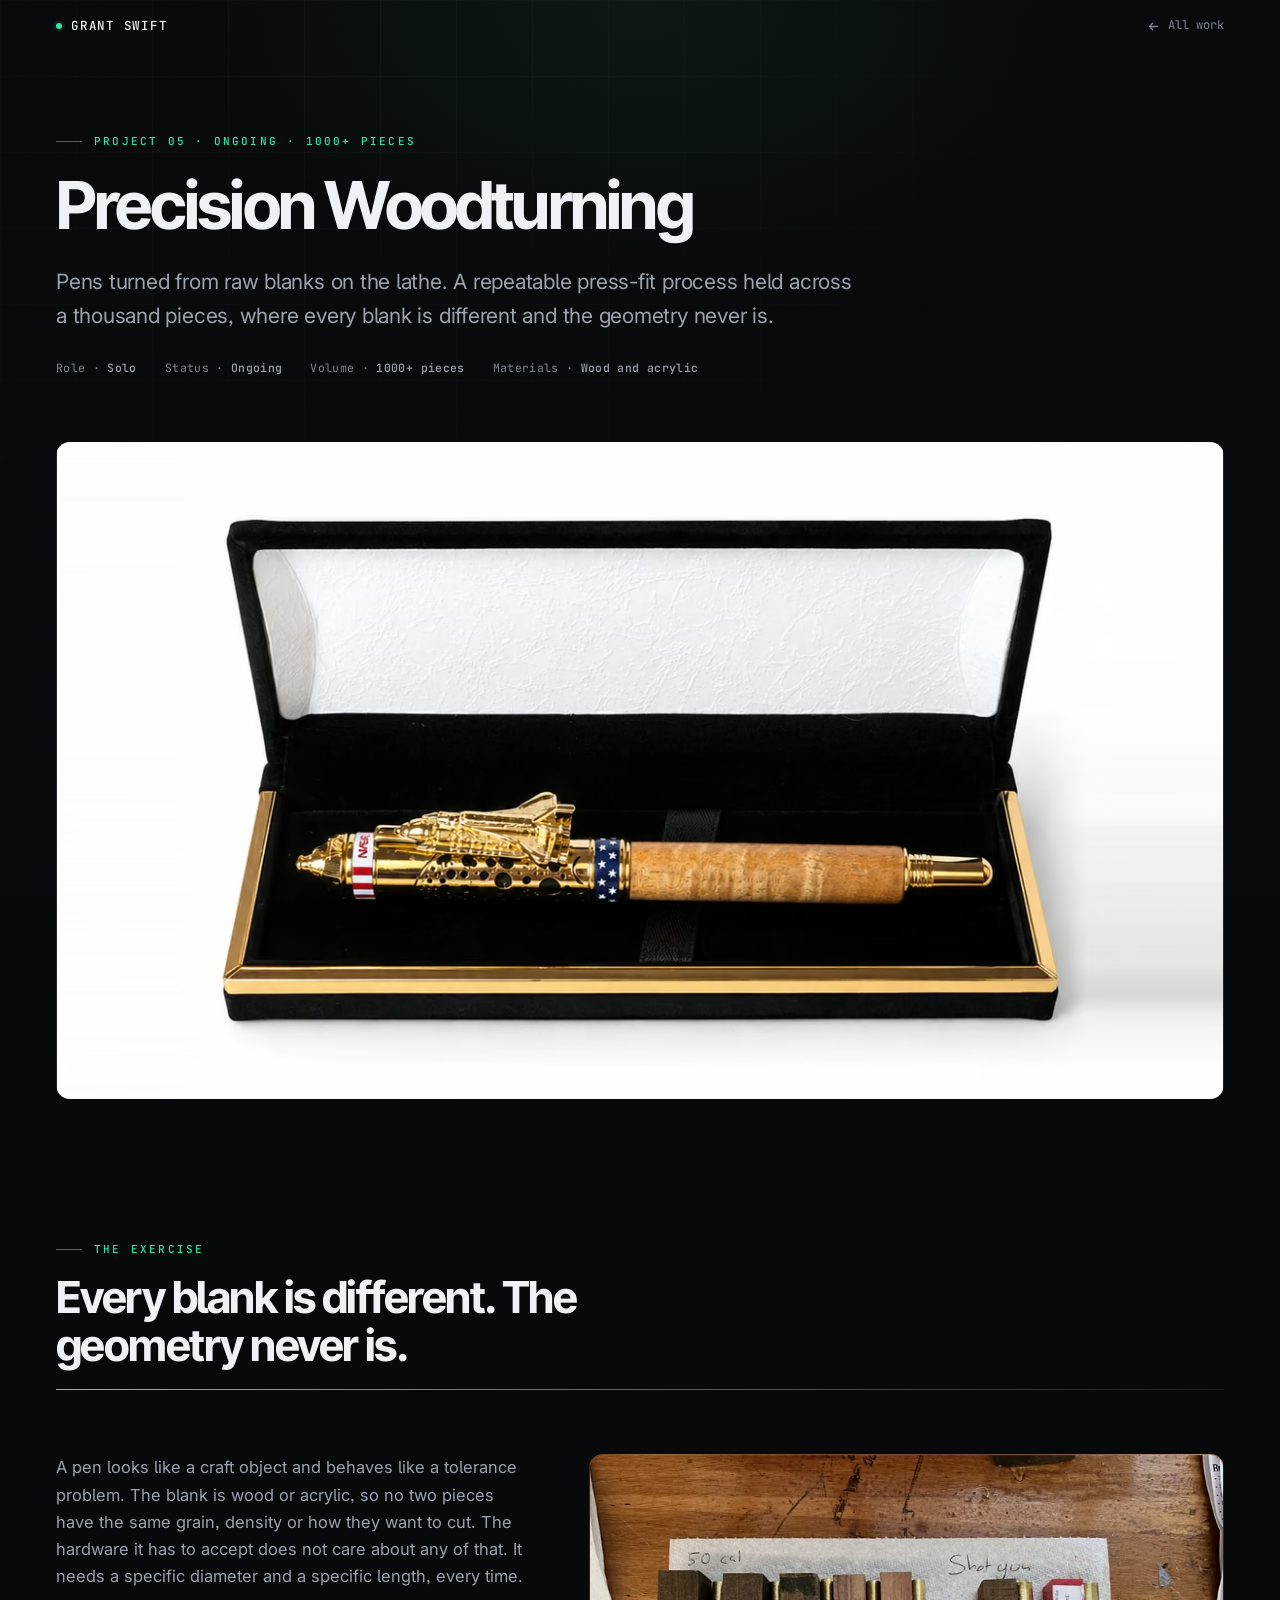
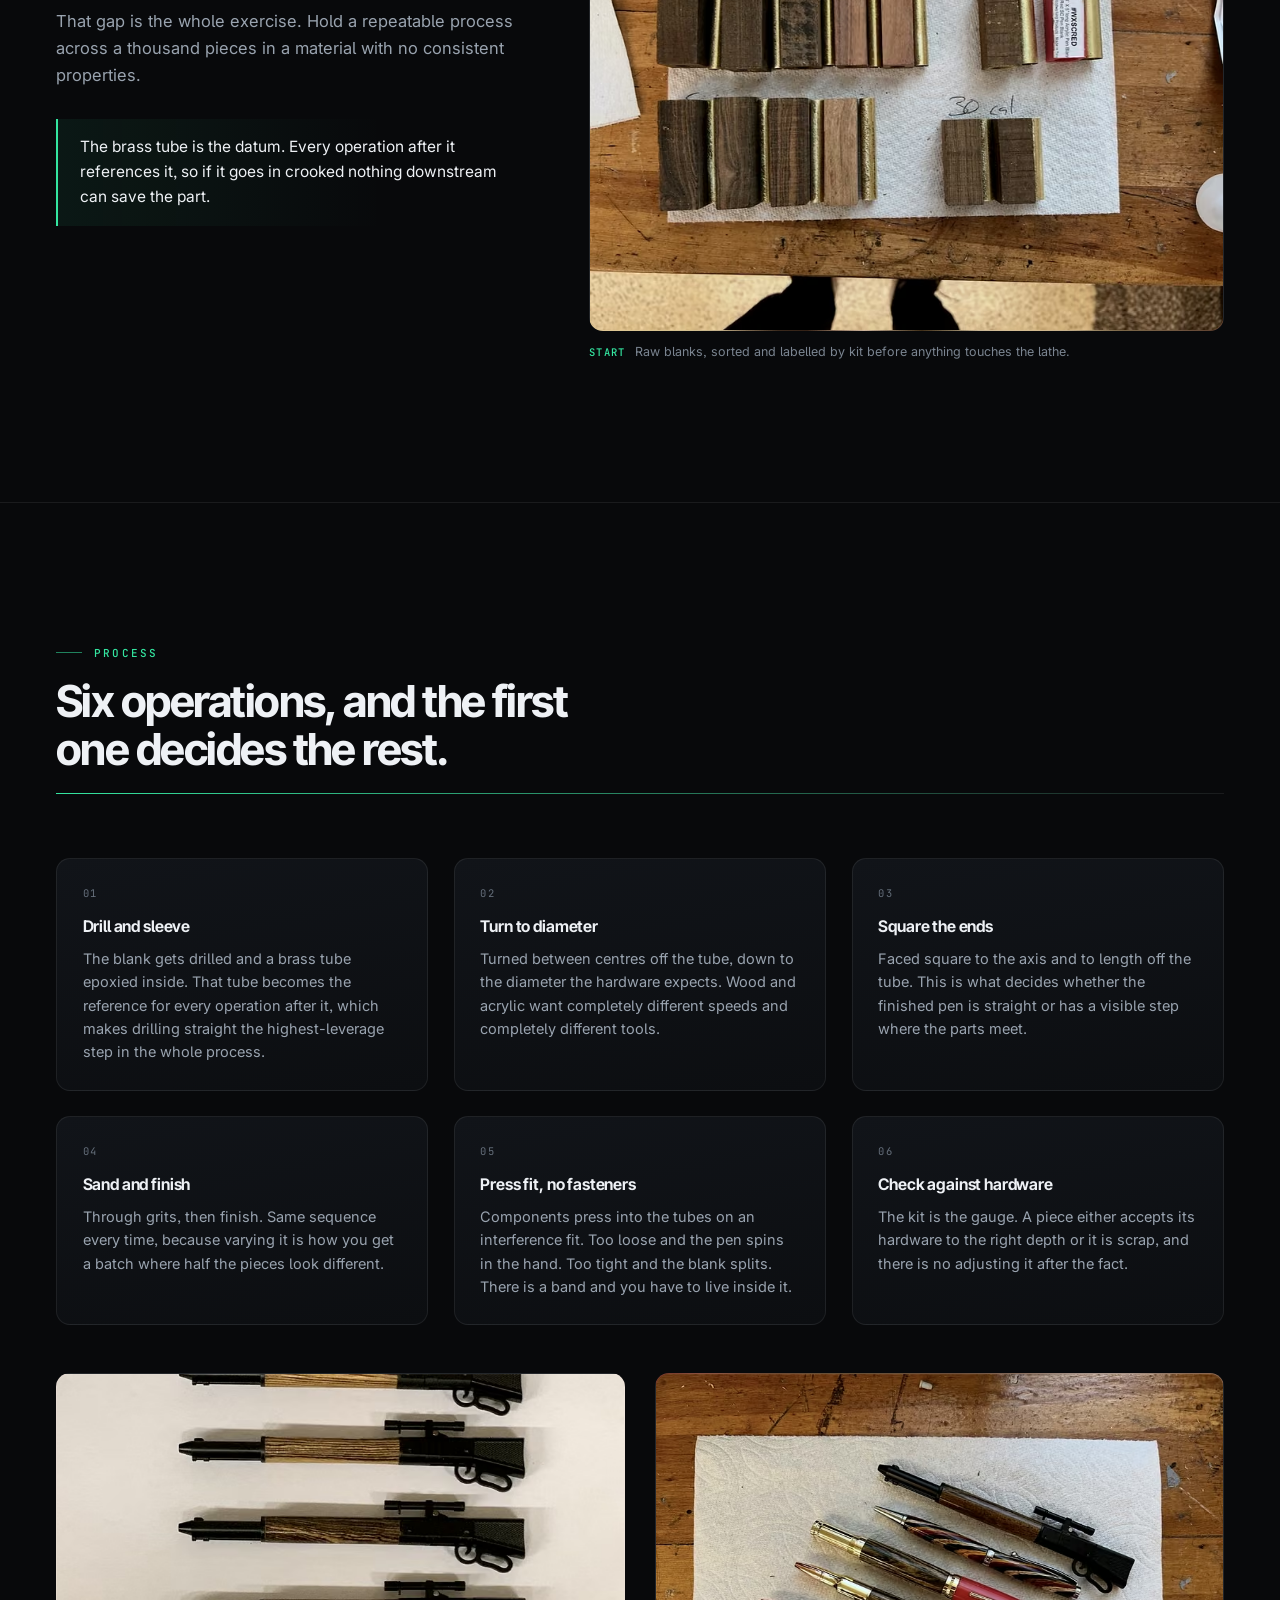
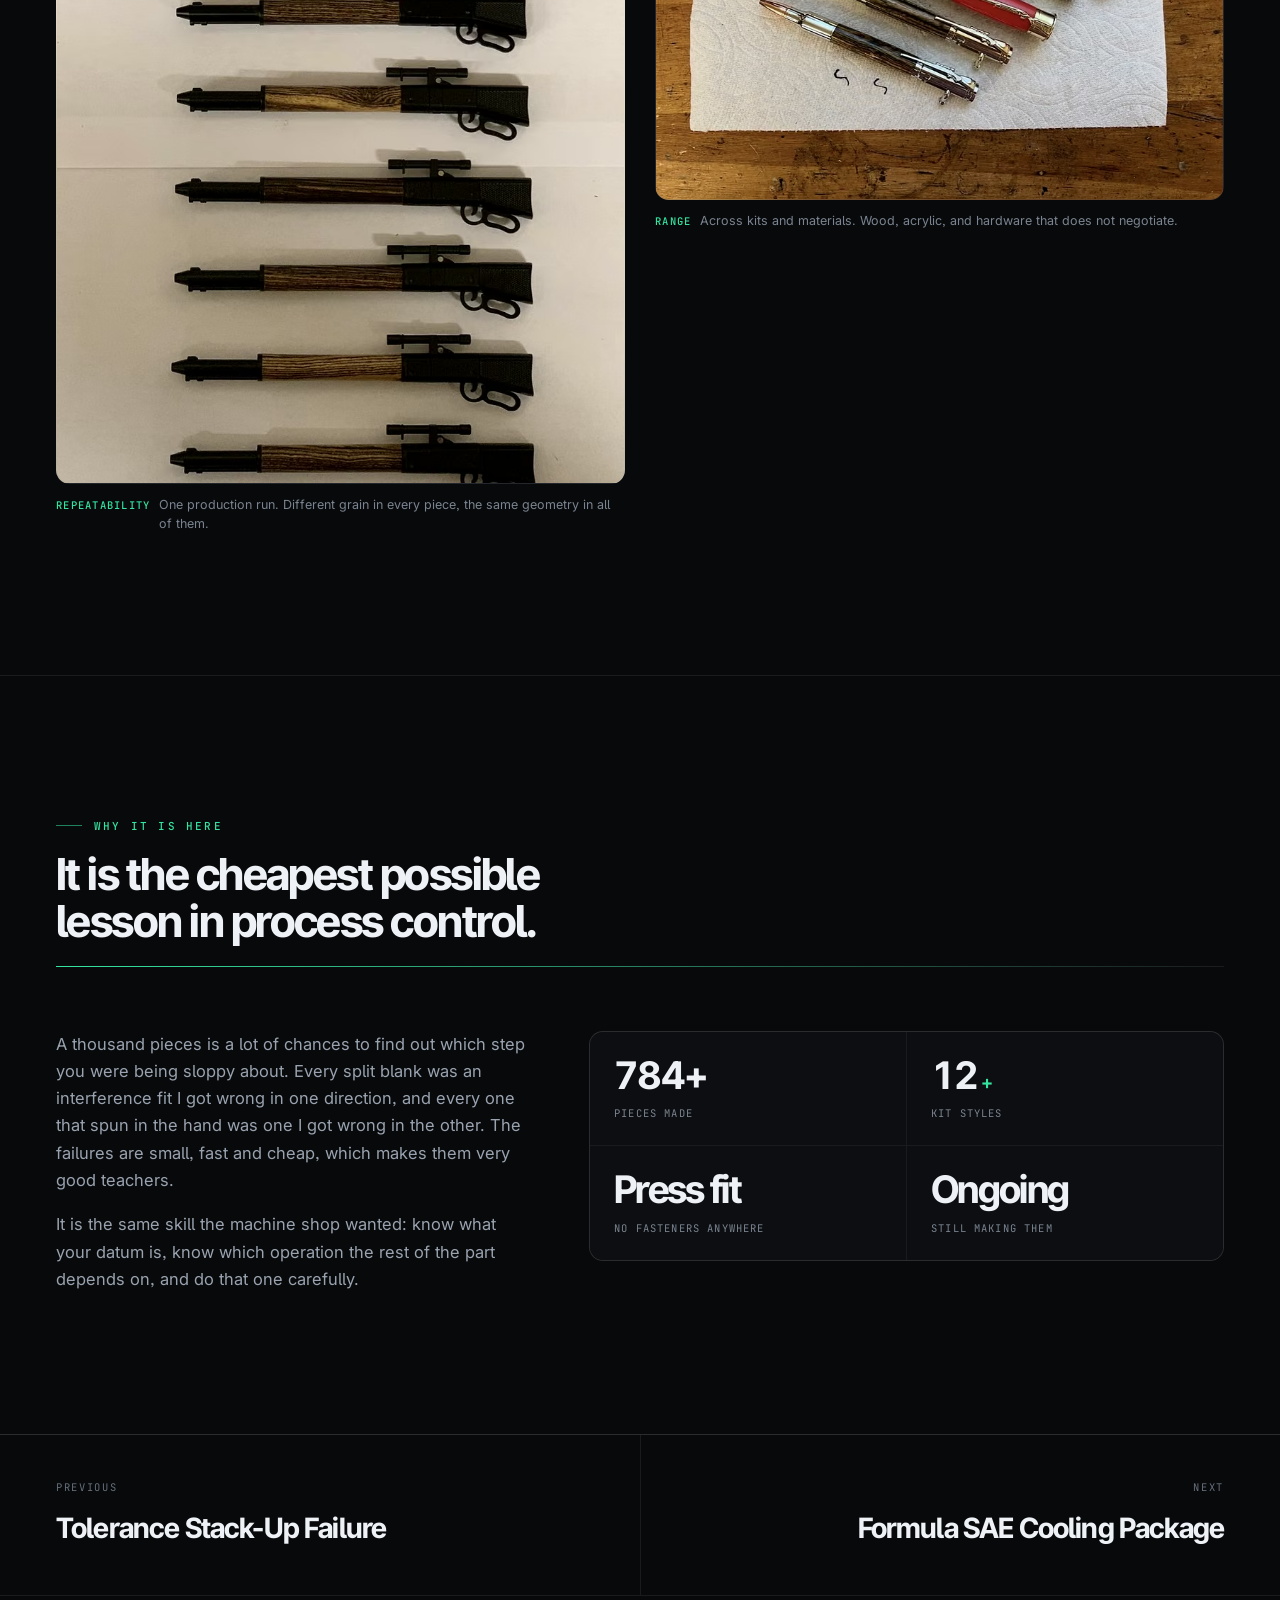
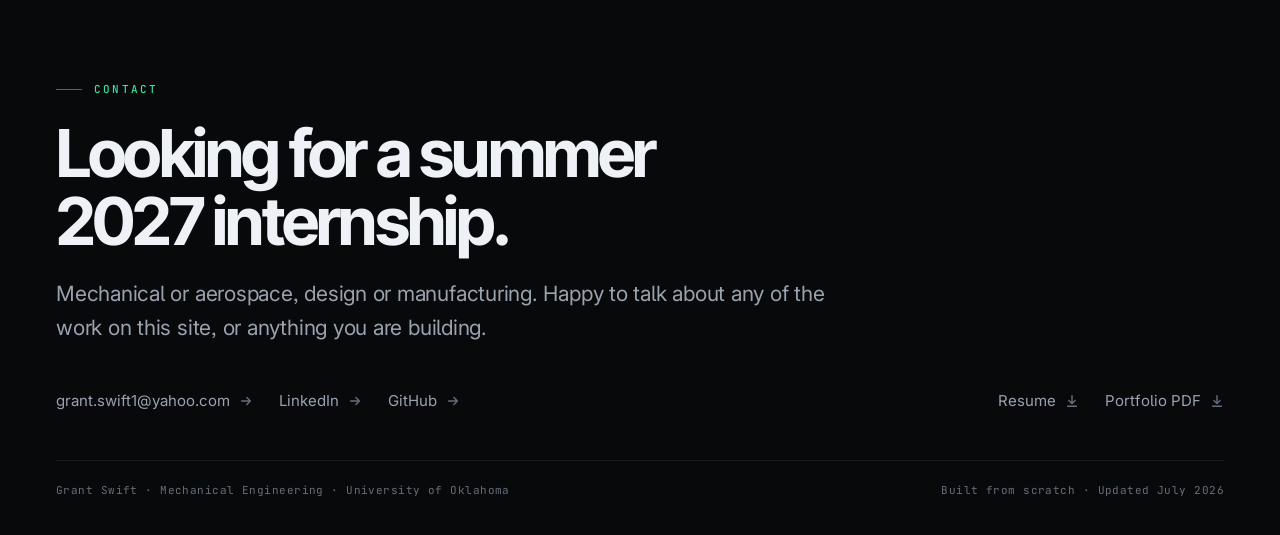
<file: projects/pens.html>
<!doctype html>
<html lang="en" class="no-js">
<head>
<meta charset="utf-8">
<script>document.documentElement.className="js"</script>
<meta name="viewport" content="width=device-width, initial-scale=1, viewport-fit=cover">
<title>Precision Woodturning · Grant Swift</title>
<meta name="description" content="Pens turned from raw blanks on the lathe. A repeatable press-fit process held across a thousand pieces in a material with no consistent properties.">
<meta name="theme-color" content="#08090B">
<link rel="canonical" href="https://grantswift.onrender.com/projects/pens.html">
<link rel="icon" href="data:image/svg+xml,%3Csvg xmlns='http://www.w3.org/2000/svg' viewBox='0 0 32 32'%3E%3Crect width='32' height='32' rx='7' fill='%2308090B'/%3E%3Cpath d='M9 22V10h6.2a4 4 0 0 1 0 8H12l5.4 4' stroke='%2334E5A0' stroke-width='2.4' fill='none' stroke-linecap='round' stroke-linejoin='round'/%3E%3C/svg%3E">
<meta property="og:type" content="website">
<meta property="og:title" content="Precision Woodturning · Grant Swift">
<meta property="og:description" content="Pens turned from raw blanks on the lathe. A repeatable press-fit process held across a thousand pieces in a material with no consistent properties.">
<meta property="og:url" content="https://grantswift.onrender.com/projects/pens.html">
<meta property="og:image" content="https://grantswift.onrender.com/assets/og.png">
<meta property="og:image:width" content="1200">
<meta property="og:image:height" content="630">
<meta name="twitter:card" content="summary_large_image">
<link rel="preconnect" href="https://fonts.googleapis.com"><link rel="preconnect" href="https://fonts.gstatic.com" crossorigin><link href="https://fonts.googleapis.com/css2?family=Inter+Tight:wght@500;600;700;800&family=Inter:wght@400;500;600&family=JetBrains+Mono:wght@400;500&display=swap" rel="stylesheet">
<link rel="stylesheet" href="../assets/css/site.css">

</head>
<body>
<a class="skip" href="#main">Skip to content</a>
<div class="grain" aria-hidden="true"></div>

<header class="nav stuck">
  <div class="in">
    <a class="brand" href="../"><span class="dot"></span>GRANT&nbsp;SWIFT</a>
    <a class="back" href="../#work"><svg viewBox="0 0 16 16" fill="none" stroke="currentColor" stroke-width="1.6" stroke-linecap="round" stroke-linejoin="round" style="width:13px;height:13px"><path d="M13 8H3M7 4 3 8l4 4"/></svg> All work</a>
  </div>
</header>

<main id="main">

<section class="phead">
  <div class="glow" aria-hidden="true"></div>
  <div class="field"></div>
  <div class="wrap">
    <div class="eyebrow rv in">Project 05 · Ongoing · 1000+ pieces</div>
    <h1 class="h1 rv d1" style="margin-top:22px;max-width:18ch">Precision Woodturning</h1>
    <p class="lede rv d2" style="margin-top:26px">Pens turned from raw blanks on the lathe. A repeatable press-fit process held across a thousand pieces, where every blank is different and the geometry never is.</p>
    <div class="pmeta rv d3"><span>Role · <b>Solo</b></span><span>Status · <b>Ongoing</b></span><span>Volume · <b>1000+ pieces</b></span><span>Materials · <b>Wood and acrylic</b></span></div>
  </div>

  <div class="wrap" style="margin-top:clamp(38px,5vw,66px)">
    <div class="rv d3"><div class="frame wide" style="background-image:url([data-uri]);"><picture><source type="image/avif" srcset="../assets/img/pen-nasa-480.avif 480w, ../assets/img/pen-nasa-800.avif 800w, ../assets/img/pen-nasa-1200.avif 1200w" sizes="100vw"><source type="image/webp" srcset="../assets/img/pen-nasa-480.webp 480w, ../assets/img/pen-nasa-800.webp 800w, ../assets/img/pen-nasa-1200.webp 1200w" sizes="100vw"><img src="../assets/img/pen-nasa-1200.webp" alt="Turned pen with a figured maple barrel and a NASA space shuttle clip, in its presentation case" width="1415" height="796" loading="eager" fetchpriority="high" decoding="async"></picture></div></div>
  </div>
</section>


<section class="sect">
  <div class="wrap">
    <div class="shead">
      <div class="top">
        <div>
          <div class="eyebrow rv">The exercise</div>
          <h2 class="h2 rv d1" style="margin-top:16px;max-width:20ch">Every blank is different. The geometry never is.</h2>
        </div>
      </div>
      <div class="drawline"></div>
    </div>
    
    <div class="split">
      <div>
        <p class="rv " style="max-width:64ch;font-size:16.5px;margin-top:0">A pen looks like a craft object and behaves like a tolerance problem. The blank is wood or acrylic, so no two pieces have the same grain, density or how they want to cut. The hardware it has to accept does not care about any of that. It needs a specific diameter and a specific length, every time.</p><p class="rv " style="max-width:64ch;font-size:16.5px;margin-top:1.05em">That gap is the whole exercise. Hold a repeatable process across a thousand pieces in a material with no consistent properties.</p>
        <div class="callout rv d1" style="margin-top:30px"><p>The brass tube is the datum. Every operation after it references it, so if it goes in crooked nothing downstream can save the part.</p></div>
      </div>
      <div class="rv d1">
        <figure><div class="frame box" style="background-image:url([data-uri]);"><picture><source type="image/avif" srcset="../assets/img/pen-blanks-raw-480.avif 480w, ../assets/img/pen-blanks-raw-800.avif 800w" sizes="(max-width:900px) 100vw, 55vw"><source type="image/webp" srcset="../assets/img/pen-blanks-raw-480.webp 480w, ../assets/img/pen-blanks-raw-800.webp 800w" sizes="(max-width:900px) 100vw, 55vw"><img src="../assets/img/pen-blanks-raw-800.webp" alt="Raw pen blanks laid out and labelled" width="1177" height="883" loading="lazy" decoding="async"></picture></div><figcaption><b>Start</b><span>Raw blanks, sorted and labelled by kit before anything touches the lathe.</span></figcaption></figure>
      </div>
    </div>
  </div>
</section>
<section class="sect">
  <div class="wrap">
    <div class="shead">
      <div class="top">
        <div>
          <div class="eyebrow rv">Process</div>
          <h2 class="h2 rv d1" style="margin-top:16px;max-width:20ch">Six operations, and the first one decides the rest.</h2>
        </div>
      </div>
      <div class="drawline"></div>
    </div>
    
    <div class="g3">
      <div class="card rv d1"><span class="n">01</span><h4 class="h4">Drill and sleeve</h4><p>The blank gets drilled and a brass tube epoxied inside. That tube becomes the reference for every operation after it, which makes drilling straight the highest-leverage step in the whole process.</p></div>
      <div class="card rv d2"><span class="n">02</span><h4 class="h4">Turn to diameter</h4><p>Turned between centres off the tube, down to the diameter the hardware expects. Wood and acrylic want completely different speeds and completely different tools.</p></div>
      <div class="card rv d3"><span class="n">03</span><h4 class="h4">Square the ends</h4><p>Faced square to the axis and to length off the tube. This is what decides whether the finished pen is straight or has a visible step where the parts meet.</p></div>
      <div class="card rv d4"><span class="n">04</span><h4 class="h4">Sand and finish</h4><p>Through grits, then finish. Same sequence every time, because varying it is how you get a batch where half the pieces look different.</p></div>
      <div class="card rv d4"><span class="n">05</span><h4 class="h4">Press fit, no fasteners</h4><p>Components press into the tubes on an interference fit. Too loose and the pen spins in the hand. Too tight and the blank splits. There is a band and you have to live inside it.</p></div>
      <div class="card rv d4"><span class="n">06</span><h4 class="h4">Check against hardware</h4><p>The kit is the gauge. A piece either accepts its hardware to the right depth or it is scrap, and there is no adjusting it after the fact.</p></div>
    </div>

    <div class="g2 rv" style="margin-top:48px">
      <figure><div class="frame tall" style="background-image:url([data-uri]);"><picture><source type="image/avif" srcset="../assets/img/pen-rack-480.avif 480w, ../assets/img/pen-rack-800.avif 800w, ../assets/img/pen-rack-1200.avif 1200w" sizes="(max-width:900px) 100vw, 45vw"><source type="image/webp" srcset="../assets/img/pen-rack-480.webp 480w, ../assets/img/pen-rack-800.webp 800w, ../assets/img/pen-rack-1200.webp 1200w" sizes="(max-width:900px) 100vw, 45vw"><img src="../assets/img/pen-rack-1200.webp" alt="A rack of finished pens in matched pairs" width="1206" height="1508" loading="lazy" decoding="async"></picture></div><figcaption><b>Repeatability</b><span>One production run. Different grain in every piece, the same geometry in all of them.</span></figcaption></figure>
      <figure><div class="frame box" style="background-image:url([data-uri]);"><picture><source type="image/avif" srcset="../assets/img/pen-spread-480.avif 480w, ../assets/img/pen-spread-800.avif 800w" sizes="(max-width:900px) 100vw, 45vw"><source type="image/webp" srcset="../assets/img/pen-spread-480.webp 480w, ../assets/img/pen-spread-800.webp 800w" sizes="(max-width:900px) 100vw, 45vw"><img src="../assets/img/pen-spread-800.webp" alt="Finished pens across several kits and blank materials" width="1192" height="894" loading="lazy" decoding="async"></picture></div><figcaption><b>Range</b><span>Across kits and materials. Wood, acrylic, and hardware that does not negotiate.</span></figcaption></figure>
    </div>
  </div>
</section>
<section class="sect">
  <div class="wrap">
    <div class="shead">
      <div class="top">
        <div>
          <div class="eyebrow rv">Why it is here</div>
          <h2 class="h2 rv d1" style="margin-top:16px;max-width:20ch">It is the cheapest possible lesson in process control.</h2>
        </div>
      </div>
      <div class="drawline"></div>
    </div>
    
    <div class="split">
      <div>
        <p class="rv " style="max-width:64ch;font-size:16.5px;margin-top:0">A thousand pieces is a lot of chances to find out which step you were being sloppy about. Every split blank was an interference fit I got wrong in one direction, and every one that spun in the hand was one I got wrong in the other. The failures are small, fast and cheap, which makes them very good teachers.</p><p class="rv " style="max-width:64ch;font-size:16.5px;margin-top:1.05em">It is the same skill the machine shop wanted: know what your datum is, know which operation the rest of the part depends on, and do that one carefully.</p>
      </div>
      <div>
        <div class="stats rv d1" style="grid-template-columns:repeat(2,1fr)">
          <div class="stat"><span class="v" data-count="1000" data-suffix="+" data-prefix="" data-dec="0">0+</span><div class="k">Pieces made</div></div>
          <div class="stat"><span class="v">12<span class="u">+</span></span><div class="k">Kit styles</div></div>
          <div class="stat"><span class="v">Press fit</span><div class="k">No fasteners anywhere</div></div>
          <div class="stat"><span class="v">Ongoing</span><div class="k">Still making them</div></div>
        </div>
      </div>
    </div>
  </div>
</section>

</main>

<nav class="pnav">
  <a class="prev" href="tolerance-stackup.html">
    <div class="k">Previous</div>
    <div class="t">Tolerance Stack-Up Failure</div>
  </a>
  <a class="next" href="formula-sae.html">
    <div class="k">Next</div>
    <div class="t">Formula SAE Cooling Package</div>
  </a>
</nav>

<footer class="foot" id="contact">
  <div class="wrap">
    <div class="rv">
      <div class="eyebrow">Contact</div>
      <h2 class="h1" style="margin-top:22px;max-width:16ch">Looking for a summer 2027 internship.</h2>
      <p class="lede" style="margin-top:22px">Mechanical or aerospace, design or manufacturing. Happy to talk
      about any of the work on this site, or anything you are building.</p>
    </div>

    <div class="row rv d1" style="margin-top:44px">
      <div class="links">
        <a href="mailto:grant.swift1@yahoo.com">grant.swift1@yahoo.com <svg viewBox="0 0 16 16" fill="none" stroke="currentColor" stroke-width="1.6" stroke-linecap="round" stroke-linejoin="round"><path d="M3 8h10M9 4l4 4-4 4"/></svg></a>
        <a href="https://linkedin.com/in/grant-swift1" target="_blank" rel="noopener">LinkedIn <svg viewBox="0 0 16 16" fill="none" stroke="currentColor" stroke-width="1.6" stroke-linecap="round" stroke-linejoin="round"><path d="M3 8h10M9 4l4 4-4 4"/></svg></a>
        <a href="https://github.com/grant105-ops" target="_blank" rel="noopener">GitHub <svg viewBox="0 0 16 16" fill="none" stroke="currentColor" stroke-width="1.6" stroke-linecap="round" stroke-linejoin="round"><path d="M3 8h10M9 4l4 4-4 4"/></svg></a>
      </div>
      <div class="links">
        <a class="dl" href="../assets/Grant_Swift_Resume_2026.pdf" target="_blank" rel="noopener">Resume <svg viewBox="0 0 16 16" fill="none" stroke="currentColor" stroke-width="1.6" stroke-linecap="round" stroke-linejoin="round"><path d="M8 2v9M4.5 7.5 8 11l3.5-3.5M3 14h10"/></svg></a>
        <a class="dl" href="../assets/Grant_Swift_Portfolio.pdf" target="_blank" rel="noopener">Portfolio&nbsp;PDF <svg viewBox="0 0 16 16" fill="none" stroke="currentColor" stroke-width="1.6" stroke-linecap="round" stroke-linejoin="round"><path d="M8 2v9M4.5 7.5 8 11l3.5-3.5M3 14h10"/></svg></a>
      </div>
    </div>

    <div class="fine">
      <span>Grant Swift · Mechanical Engineering · University of Oklahoma</span>
      <span>Built from scratch · Updated July 2026</span>
    </div>
  </div>
</footer>

<script src="../assets/js/site.js" defer></script>
</body>
</html>
</file>
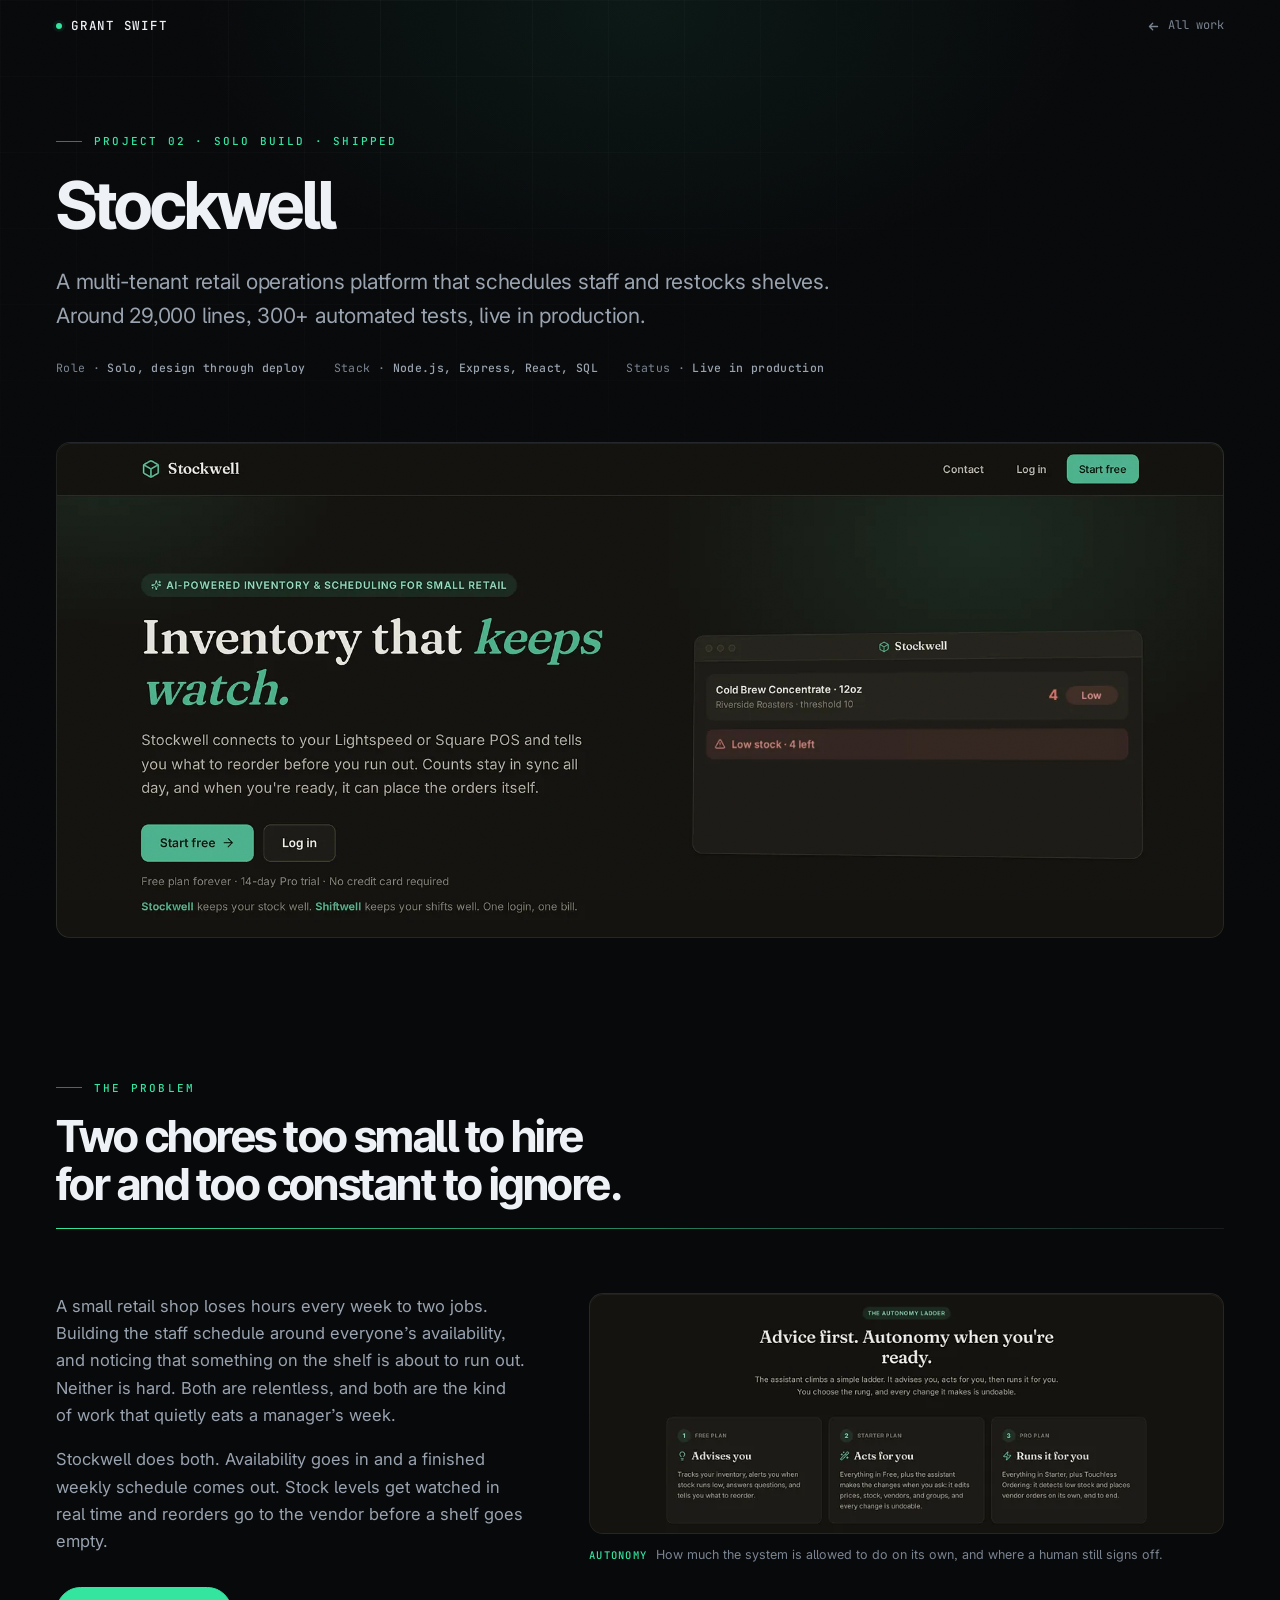
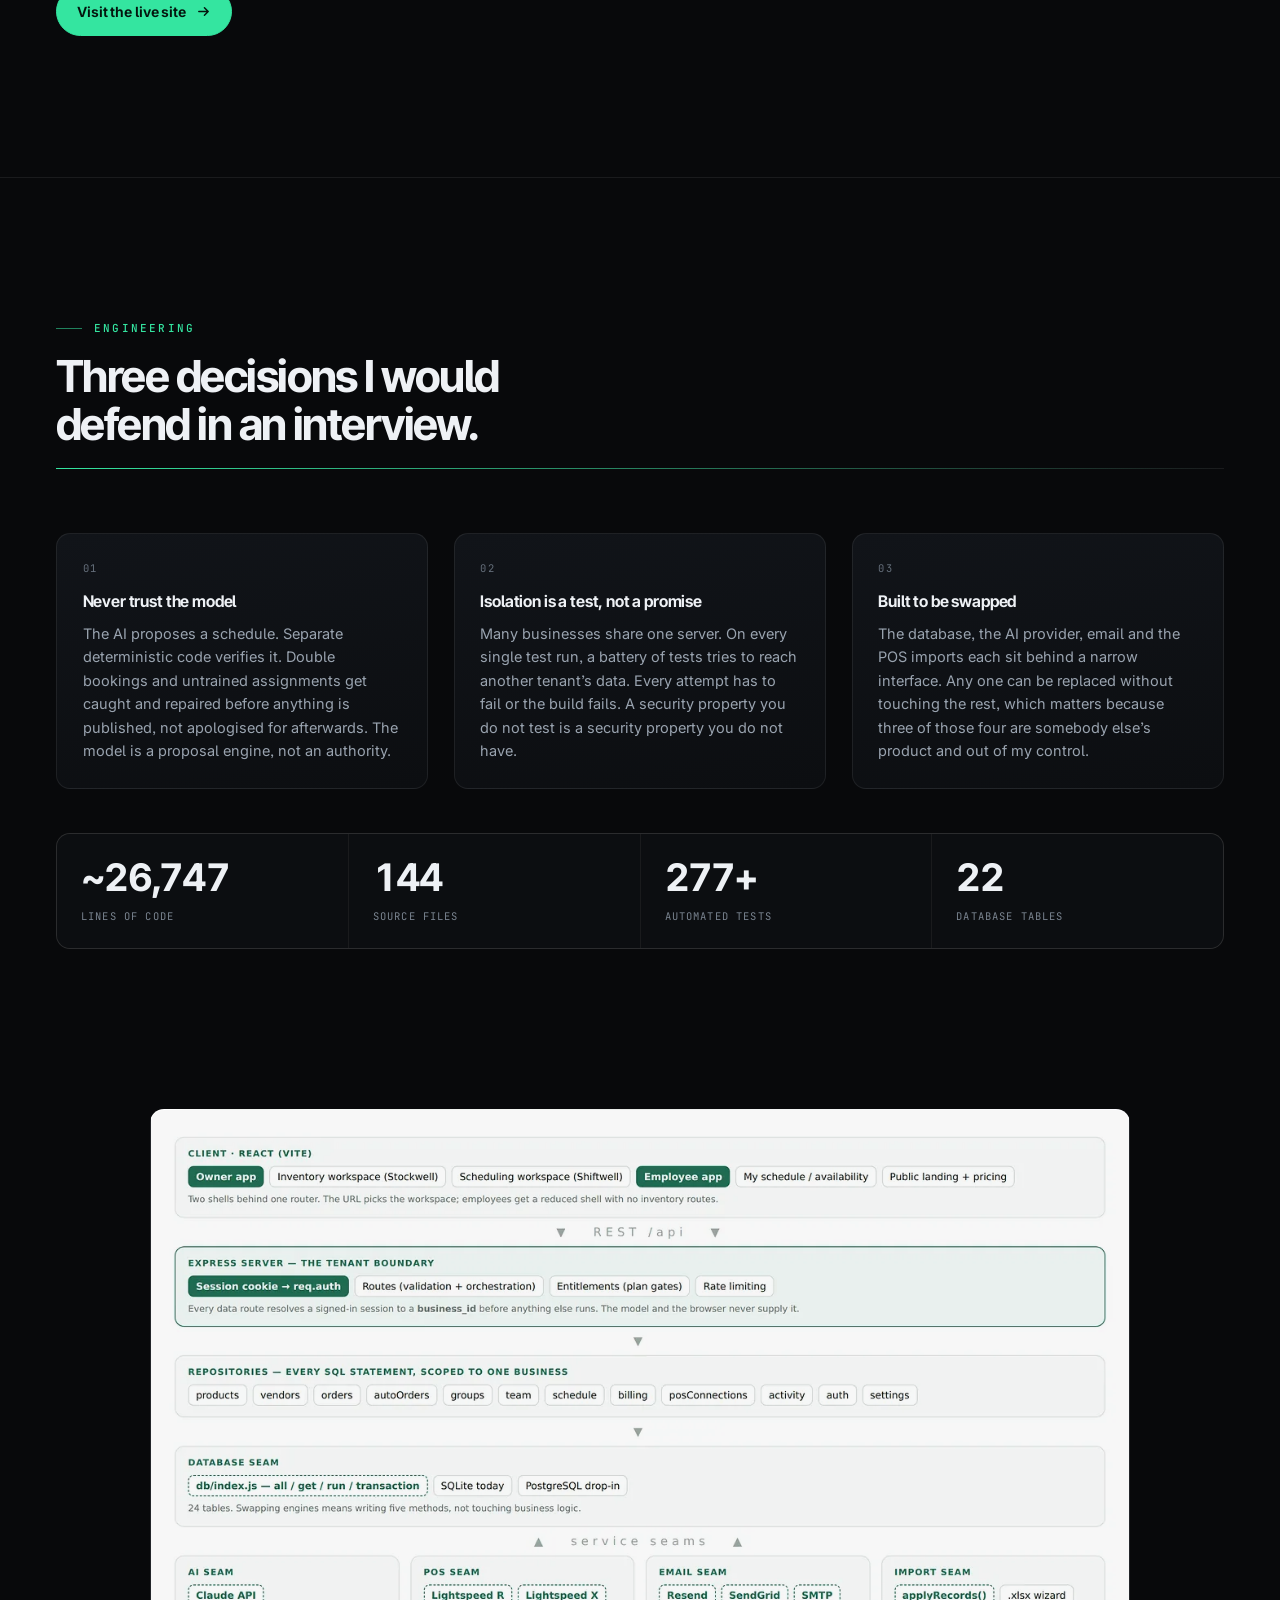
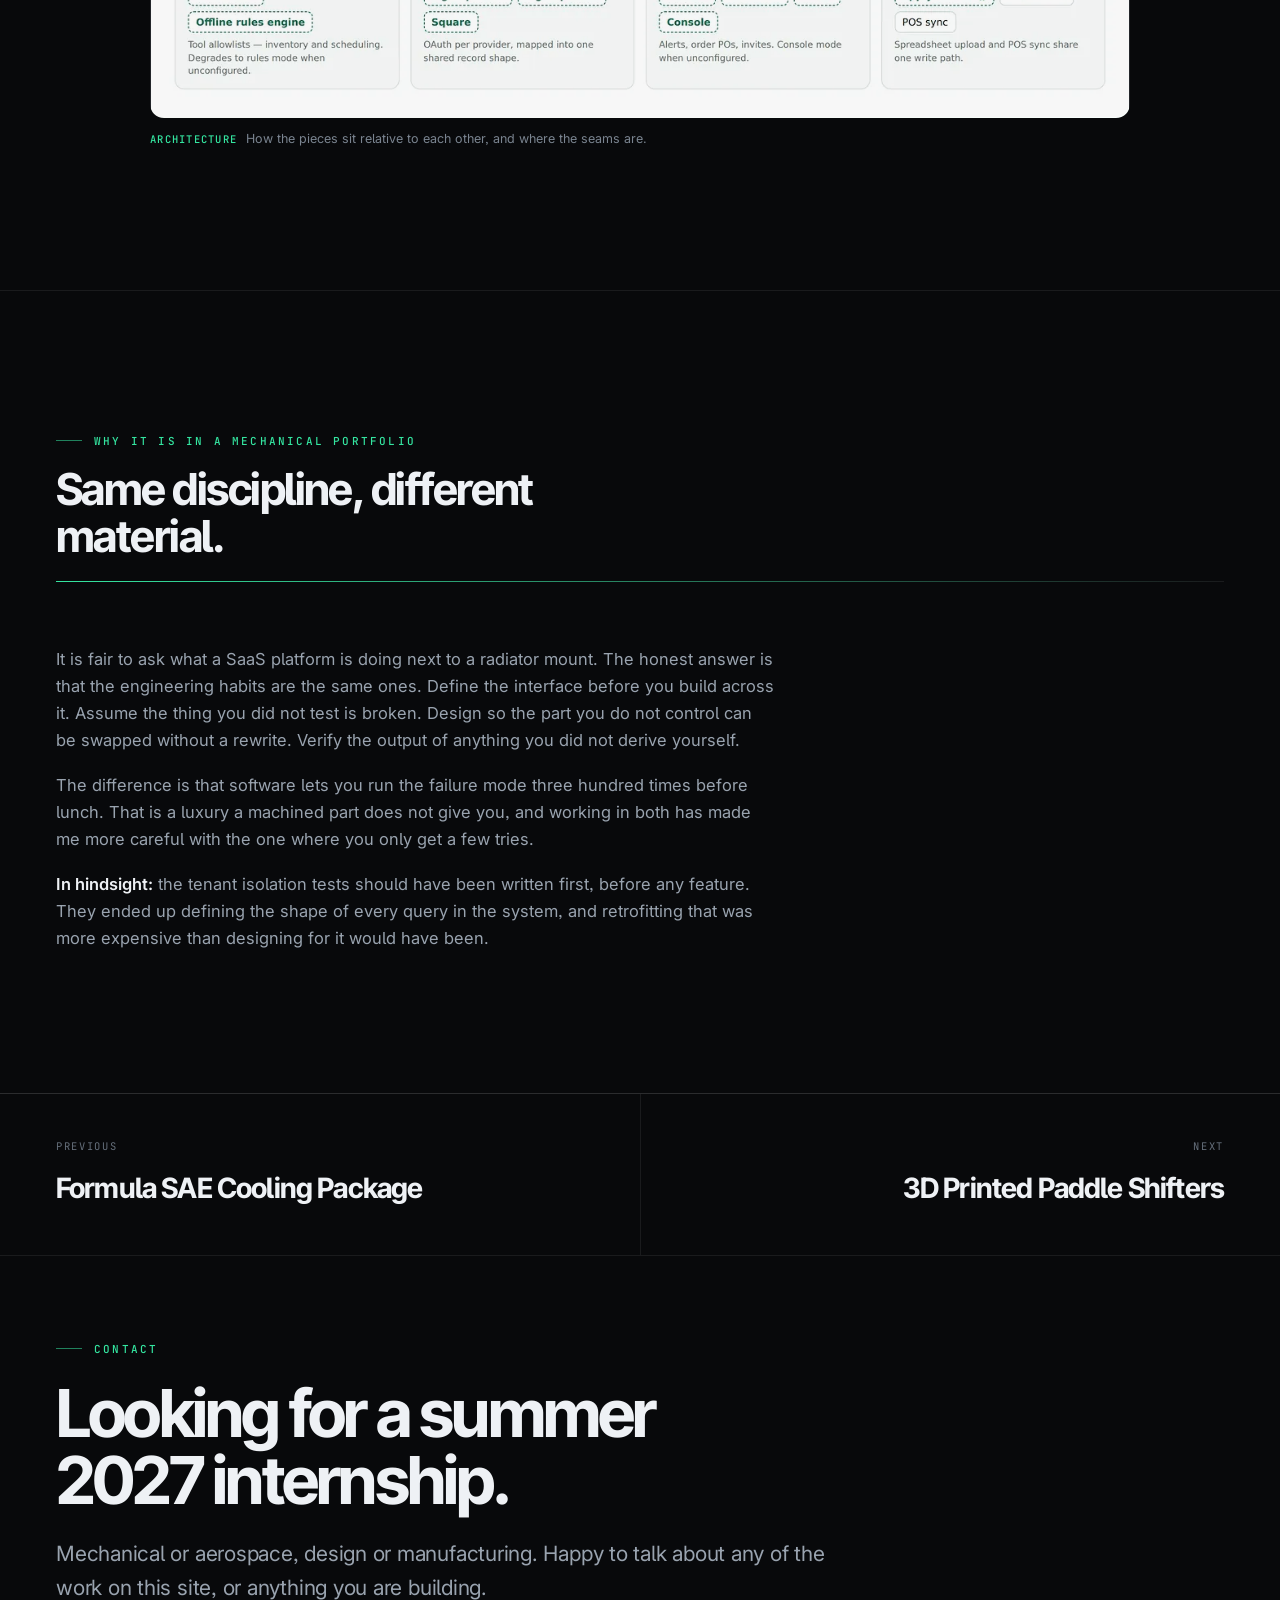
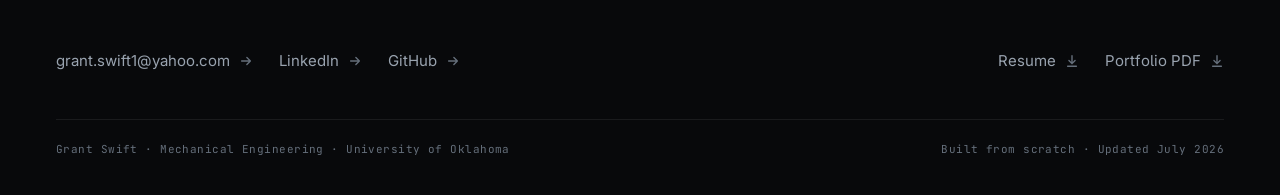
<file: projects/stockwell.html>
<!doctype html>
<html lang="en" class="no-js">
<head>
<meta charset="utf-8">
<script>document.documentElement.className="js"</script>
<meta name="viewport" content="width=device-width, initial-scale=1, viewport-fit=cover">
<title>Stockwell · Grant Swift</title>
<meta name="description" content="A multi-tenant retail operations platform. AI scheduling with a deterministic verification layer, real-time restocking, POS integrations, 300+ automated tests.">
<meta name="theme-color" content="#08090B">
<link rel="canonical" href="https://grantswift.onrender.com/projects/stockwell.html">
<link rel="icon" href="data:image/svg+xml,%3Csvg xmlns='http://www.w3.org/2000/svg' viewBox='0 0 32 32'%3E%3Crect width='32' height='32' rx='7' fill='%2308090B'/%3E%3Cpath d='M9 22V10h6.2a4 4 0 0 1 0 8H12l5.4 4' stroke='%2334E5A0' stroke-width='2.4' fill='none' stroke-linecap='round' stroke-linejoin='round'/%3E%3C/svg%3E">
<meta property="og:type" content="website">
<meta property="og:title" content="Stockwell · Grant Swift">
<meta property="og:description" content="A multi-tenant retail operations platform. AI scheduling with a deterministic verification layer, real-time restocking, POS integrations, 300+ automated tests.">
<meta property="og:url" content="https://grantswift.onrender.com/projects/stockwell.html">
<meta property="og:image" content="https://grantswift.onrender.com/assets/og.png">
<meta property="og:image:width" content="1200">
<meta property="og:image:height" content="630">
<meta name="twitter:card" content="summary_large_image">
<link rel="preconnect" href="https://fonts.googleapis.com"><link rel="preconnect" href="https://fonts.gstatic.com" crossorigin><link href="https://fonts.googleapis.com/css2?family=Inter+Tight:wght@500;600;700;800&family=Inter:wght@400;500;600&family=JetBrains+Mono:wght@400;500&display=swap" rel="stylesheet">
<link rel="stylesheet" href="../assets/css/site.css">

</head>
<body>
<a class="skip" href="#main">Skip to content</a>
<div class="grain" aria-hidden="true"></div>

<header class="nav stuck">
  <div class="in">
    <a class="brand" href="../"><span class="dot"></span>GRANT&nbsp;SWIFT</a>
    <a class="back" href="../#work"><svg viewBox="0 0 16 16" fill="none" stroke="currentColor" stroke-width="1.6" stroke-linecap="round" stroke-linejoin="round" style="width:13px;height:13px"><path d="M13 8H3M7 4 3 8l4 4"/></svg> All work</a>
  </div>
</header>

<main id="main">

<section class="phead">
  <div class="glow" aria-hidden="true"></div>
  <div class="field"></div>
  <div class="wrap">
    <div class="eyebrow rv in">Project 02 · Solo build · Shipped</div>
    <h1 class="h1 rv d1" style="margin-top:22px;max-width:18ch">Stockwell</h1>
    <p class="lede rv d2" style="margin-top:26px">A multi-tenant retail operations platform that schedules staff and restocks shelves. Around 29,000 lines, 300+ automated tests, live in production.</p>
    <div class="pmeta rv d3"><span>Role · <b>Solo, design through deploy</b></span><span>Stack · <b>Node.js, Express, React, SQL</b></span><span>Status · <b>Live in production</b></span></div>
  </div>

  <div class="wrap" style="margin-top:clamp(38px,5vw,66px)">
    <div class="rv d3"><div class="frame nat" style="background-image:url([data-uri]);"><picture><source type="image/webp" srcset="../assets/img/stockwell-hero-480.webp 480w, ../assets/img/stockwell-hero-800.webp 800w, ../assets/img/stockwell-hero-1200.webp 1200w, ../assets/img/stockwell-hero-1800.webp 1800w" sizes="100vw"><img src="../assets/img/stockwell-hero-1800.webp" alt="Stockwell landing page" width="2880" height="1220" loading="eager" fetchpriority="high" decoding="async"></picture></div></div>
  </div>
</section>


<section class="sect">
  <div class="wrap">
    <div class="shead">
      <div class="top">
        <div>
          <div class="eyebrow rv">The problem</div>
          <h2 class="h2 rv d1" style="margin-top:16px;max-width:20ch">Two chores too small to hire for and too constant to ignore.</h2>
        </div>
      </div>
      <div class="drawline"></div>
    </div>
    
    <div class="split">
      <div>
        <p class="rv " style="max-width:64ch;font-size:16.5px;margin-top:0">A small retail shop loses hours every week to two jobs. Building the staff schedule around everyone&rsquo;s availability, and noticing that something on the shelf is about to run out. Neither is hard. Both are relentless, and both are the kind of work that quietly eats a manager&rsquo;s week.</p><p class="rv " style="max-width:64ch;font-size:16.5px;margin-top:1.05em">Stockwell does both. Availability goes in and a finished weekly schedule comes out. Stock levels get watched in real time and reorders go to the vendor before a shelf goes empty.</p>
        <div class="acts" style="margin-top:32px">
          <a class="btn solid" href="https://stockwellagent.com/" target="_blank" rel="noopener">
            Visit the live site <svg viewBox="0 0 16 16" fill="none" stroke="currentColor" stroke-width="1.6" stroke-linecap="round" stroke-linejoin="round"><path d="M3 8h10M9 4l4 4-4 4"/></svg></a>
        </div>
      </div>
      <div class="rv d1">
        <figure><div class="frame nat" style="background-image:url([data-uri]);"><picture><source type="image/webp" srcset="../assets/img/stockwell-ladder-480.webp 480w, ../assets/img/stockwell-ladder-800.webp 800w, ../assets/img/stockwell-ladder-1200.webp 1200w" sizes="(max-width:900px) 100vw, 55vw"><img src="../assets/img/stockwell-ladder-1200.webp" alt="Stockwell autonomy ladder diagram" width="2880" height="1086" loading="lazy" decoding="async"></picture></div><figcaption><b>Autonomy</b><span>How much the system is allowed to do on its own, and where a human still signs off.</span></figcaption></figure>
      </div>
    </div>
  </div>
</section>
<section class="sect">
  <div class="wrap">
    <div class="shead">
      <div class="top">
        <div>
          <div class="eyebrow rv">Engineering</div>
          <h2 class="h2 rv d1" style="margin-top:16px;max-width:20ch">Three decisions I would defend in an interview.</h2>
        </div>
      </div>
      <div class="drawline"></div>
    </div>
    
    <div class="g3">
      <div class="card rv d1"><span class="n">01</span><h4 class="h4">Never trust the model</h4><p>The AI proposes a schedule. Separate deterministic code verifies it. Double bookings and untrained assignments get caught and repaired before anything is published, not apologised for afterwards. The model is a proposal engine, not an authority.</p></div>
      <div class="card rv d2"><span class="n">02</span><h4 class="h4">Isolation is a test, not a promise</h4><p>Many businesses share one server. On every single test run, a battery of tests tries to reach another tenant&rsquo;s data. Every attempt has to fail or the build fails. A security property you do not test is a security property you do not have.</p></div>
      <div class="card rv d3"><span class="n">03</span><h4 class="h4">Built to be swapped</h4><p>The database, the AI provider, email and the POS imports each sit behind a narrow interface. Any one can be replaced without touching the rest, which matters because three of those four are somebody else&rsquo;s product and out of my control.</p></div>
    </div>

    <div class="stats rv" style="margin-top:44px">
      <div class="stat"><span class="v" data-count="29000" data-suffix="" data-prefix="~" data-dec="0">~0</span><div class="k">Lines of code</div></div>
      <div class="stat"><span class="v" data-count="156" data-suffix="" data-prefix="" data-dec="0">0</span><div class="k">Source files</div></div>
      <div class="stat"><span class="v" data-count="300" data-suffix="+" data-prefix="" data-dec="0">0+</span><div class="k">Automated tests</div></div>
      <div class="stat"><span class="v" data-count="24" data-suffix="" data-prefix="" data-dec="0">0</span><div class="k">Database tables</div></div>
    </div>

    <div class="rv" style="margin-top:48px">
      <div class="label" style="margin-bottom:14px">Integrates with</div>
      <div class="chips"><span class="chip">Lightspeed Retail</span><span class="chip">Lightspeed X-Series</span><span class="chip">Square</span><span class="chip">Stripe</span><span class="chip">Claude API</span><span class="chip">Resend</span><span class="chip">SendGrid</span><span class="chip">OAuth 2.0</span><span class="chip">Docker</span></div>
    </div>

    <div class="rv" style="margin-top:48px;max-width:980px;margin-inline:auto">
      <figure><div class="frame nat" style="background-image:url([data-uri]);"><picture><source type="image/webp" srcset="../assets/img/stockwell-arch-480.webp 480w, ../assets/img/stockwell-arch-800.webp 800w, ../assets/img/stockwell-arch-1200.webp 1200w" sizes="(max-width:1000px) 100vw, 980px"><img src="../assets/img/stockwell-arch-1200.webp" alt="Stockwell system architecture diagram" width="2480" height="1540" loading="lazy" decoding="async"></picture></div><figcaption><b>Architecture</b><span>How the pieces sit relative to each other, and where the seams are.</span></figcaption></figure>
    </div>
  </div>
</section>
<section class="sect">
  <div class="wrap">
    <div class="shead">
      <div class="top">
        <div>
          <div class="eyebrow rv">Why it is in a mechanical portfolio</div>
          <h2 class="h2 rv d1" style="margin-top:16px;max-width:20ch">Same discipline, different material.</h2>
        </div>
      </div>
      <div class="drawline"></div>
    </div>
    
    <div>
      <p class="rv " style="max-width:72ch;font-size:16.5px;margin-top:0">It is fair to ask what a SaaS platform is doing next to a radiator mount. The honest answer is that the engineering habits are the same ones. Define the interface before you build across it. Assume the thing you did not test is broken. Design so the part you do not control can be swapped without a rewrite. Verify the output of anything you did not derive yourself.</p><p class="rv " style="max-width:72ch;font-size:16.5px;margin-top:1.05em">The difference is that software lets you run the failure mode three hundred times before lunch. That is a luxury a machined part does not give you, and working in both has made me more careful with the one where you only get a few tries.</p><p class="rv " style="max-width:72ch;font-size:16.5px;margin-top:1.05em"><strong>In hindsight:</strong> the tenant isolation tests should have been written first, before any feature. They ended up defining the shape of every query in the system, and retrofitting that was more expensive than designing for it would have been.</p>
    </div>
  </div>
</section>

</main>

<nav class="pnav">
  <a class="prev" href="formula-sae.html">
    <div class="k">Previous</div>
    <div class="t">Formula SAE Cooling Package</div>
  </a>
  <a class="next" href="paddle-shifters.html">
    <div class="k">Next</div>
    <div class="t">3D Printed Paddle Shifters</div>
  </a>
</nav>

<footer class="foot" id="contact">
  <div class="wrap">
    <div class="rv">
      <div class="eyebrow">Contact</div>
      <h2 class="h1" style="margin-top:22px;max-width:16ch">Looking for a summer 2027 internship.</h2>
      <p class="lede" style="margin-top:22px">Mechanical or aerospace, design or manufacturing. Happy to talk
      about any of the work on this site, or anything you are building.</p>
    </div>

    <div class="row rv d1" style="margin-top:44px">
      <div class="links">
        <a href="mailto:grant.swift1@yahoo.com">grant.swift1@yahoo.com <svg viewBox="0 0 16 16" fill="none" stroke="currentColor" stroke-width="1.6" stroke-linecap="round" stroke-linejoin="round"><path d="M3 8h10M9 4l4 4-4 4"/></svg></a>
        <a href="https://linkedin.com/in/grant-swift1" target="_blank" rel="noopener">LinkedIn <svg viewBox="0 0 16 16" fill="none" stroke="currentColor" stroke-width="1.6" stroke-linecap="round" stroke-linejoin="round"><path d="M3 8h10M9 4l4 4-4 4"/></svg></a>
        <a href="https://github.com/grant105-ops" target="_blank" rel="noopener">GitHub <svg viewBox="0 0 16 16" fill="none" stroke="currentColor" stroke-width="1.6" stroke-linecap="round" stroke-linejoin="round"><path d="M3 8h10M9 4l4 4-4 4"/></svg></a>
      </div>
      <div class="links">
        <a class="dl" href="../assets/Grant_Swift_Resume_2026.pdf" target="_blank" rel="noopener">Resume <svg viewBox="0 0 16 16" fill="none" stroke="currentColor" stroke-width="1.6" stroke-linecap="round" stroke-linejoin="round"><path d="M8 2v9M4.5 7.5 8 11l3.5-3.5M3 14h10"/></svg></a>
        <a class="dl" href="../assets/Grant_Swift_Portfolio.pdf" target="_blank" rel="noopener">Portfolio&nbsp;PDF <svg viewBox="0 0 16 16" fill="none" stroke="currentColor" stroke-width="1.6" stroke-linecap="round" stroke-linejoin="round"><path d="M8 2v9M4.5 7.5 8 11l3.5-3.5M3 14h10"/></svg></a>
      </div>
    </div>

    <div class="fine">
      <span>Grant Swift · Mechanical Engineering · University of Oklahoma</span>
      <span>Built from scratch · Updated July 2026</span>
    </div>
  </div>
</footer>

<script src="../assets/js/site.js" defer></script>
</body>
</html>
</file>
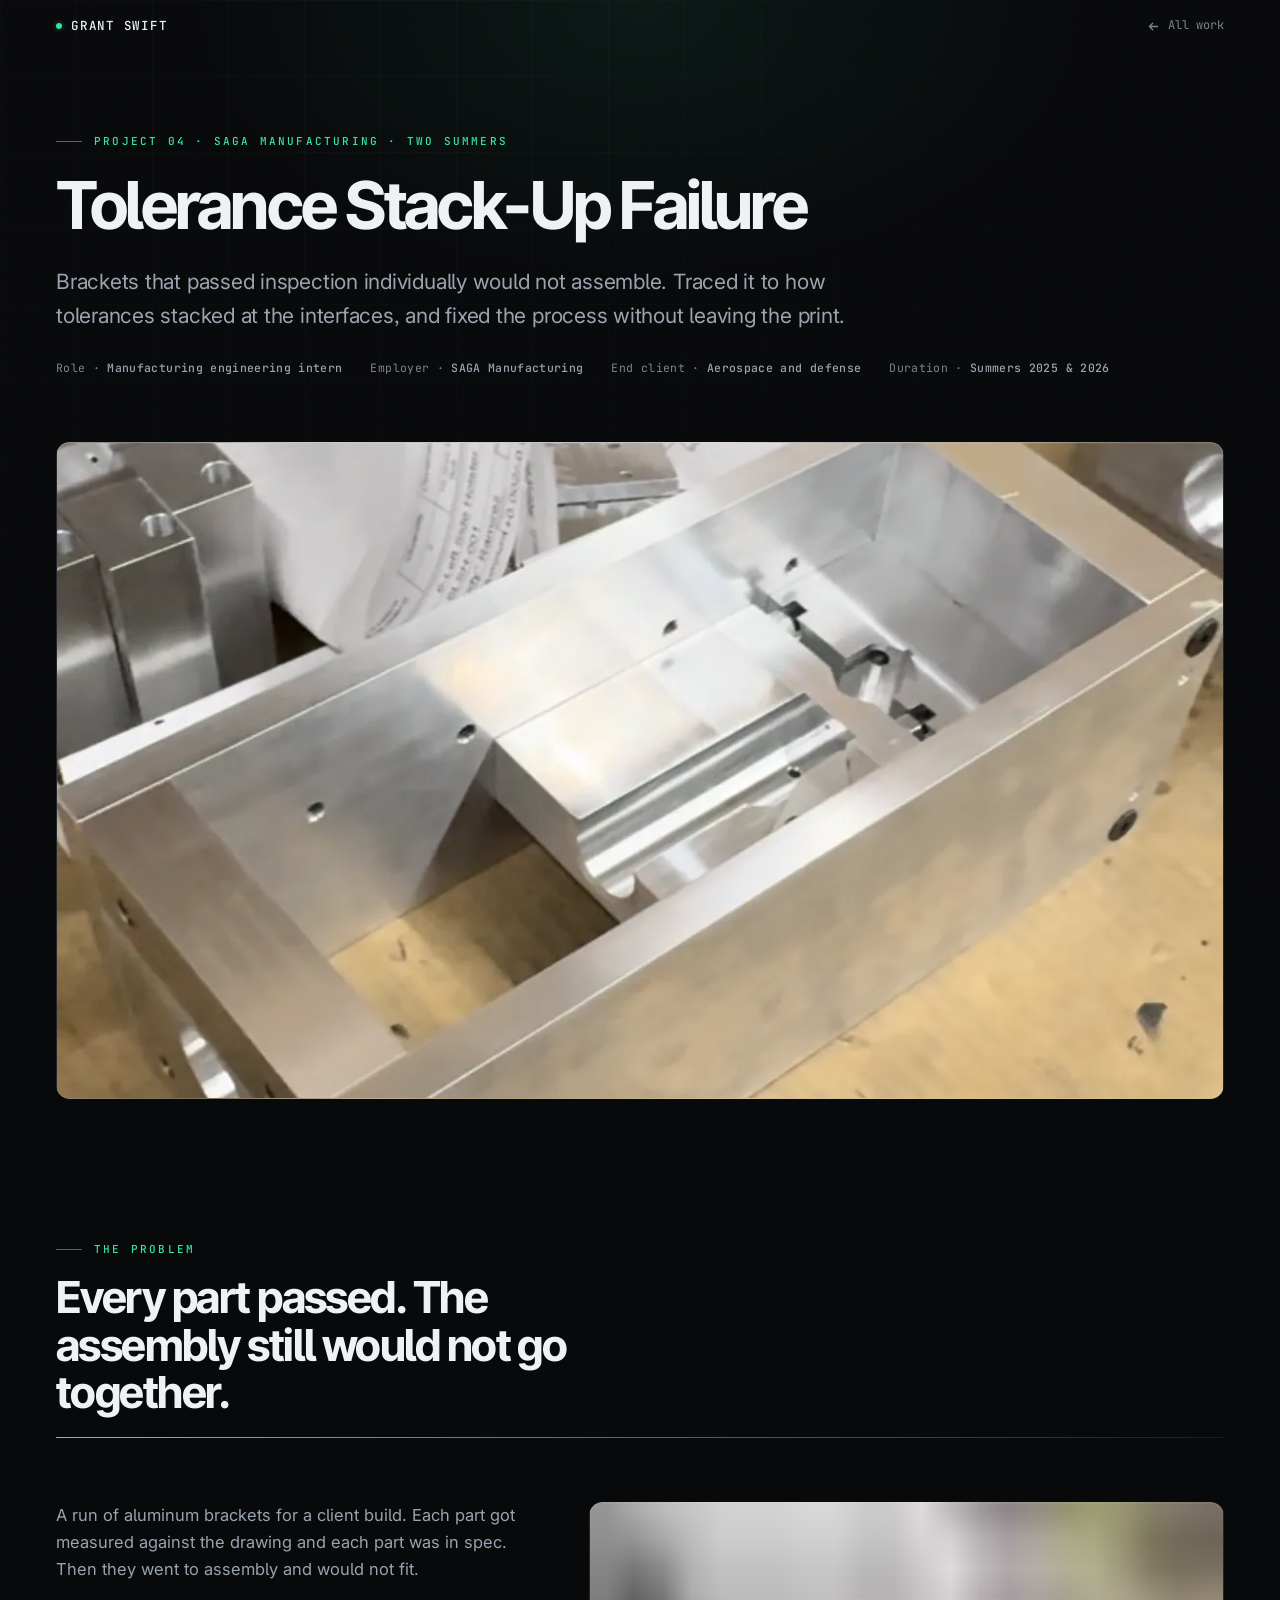
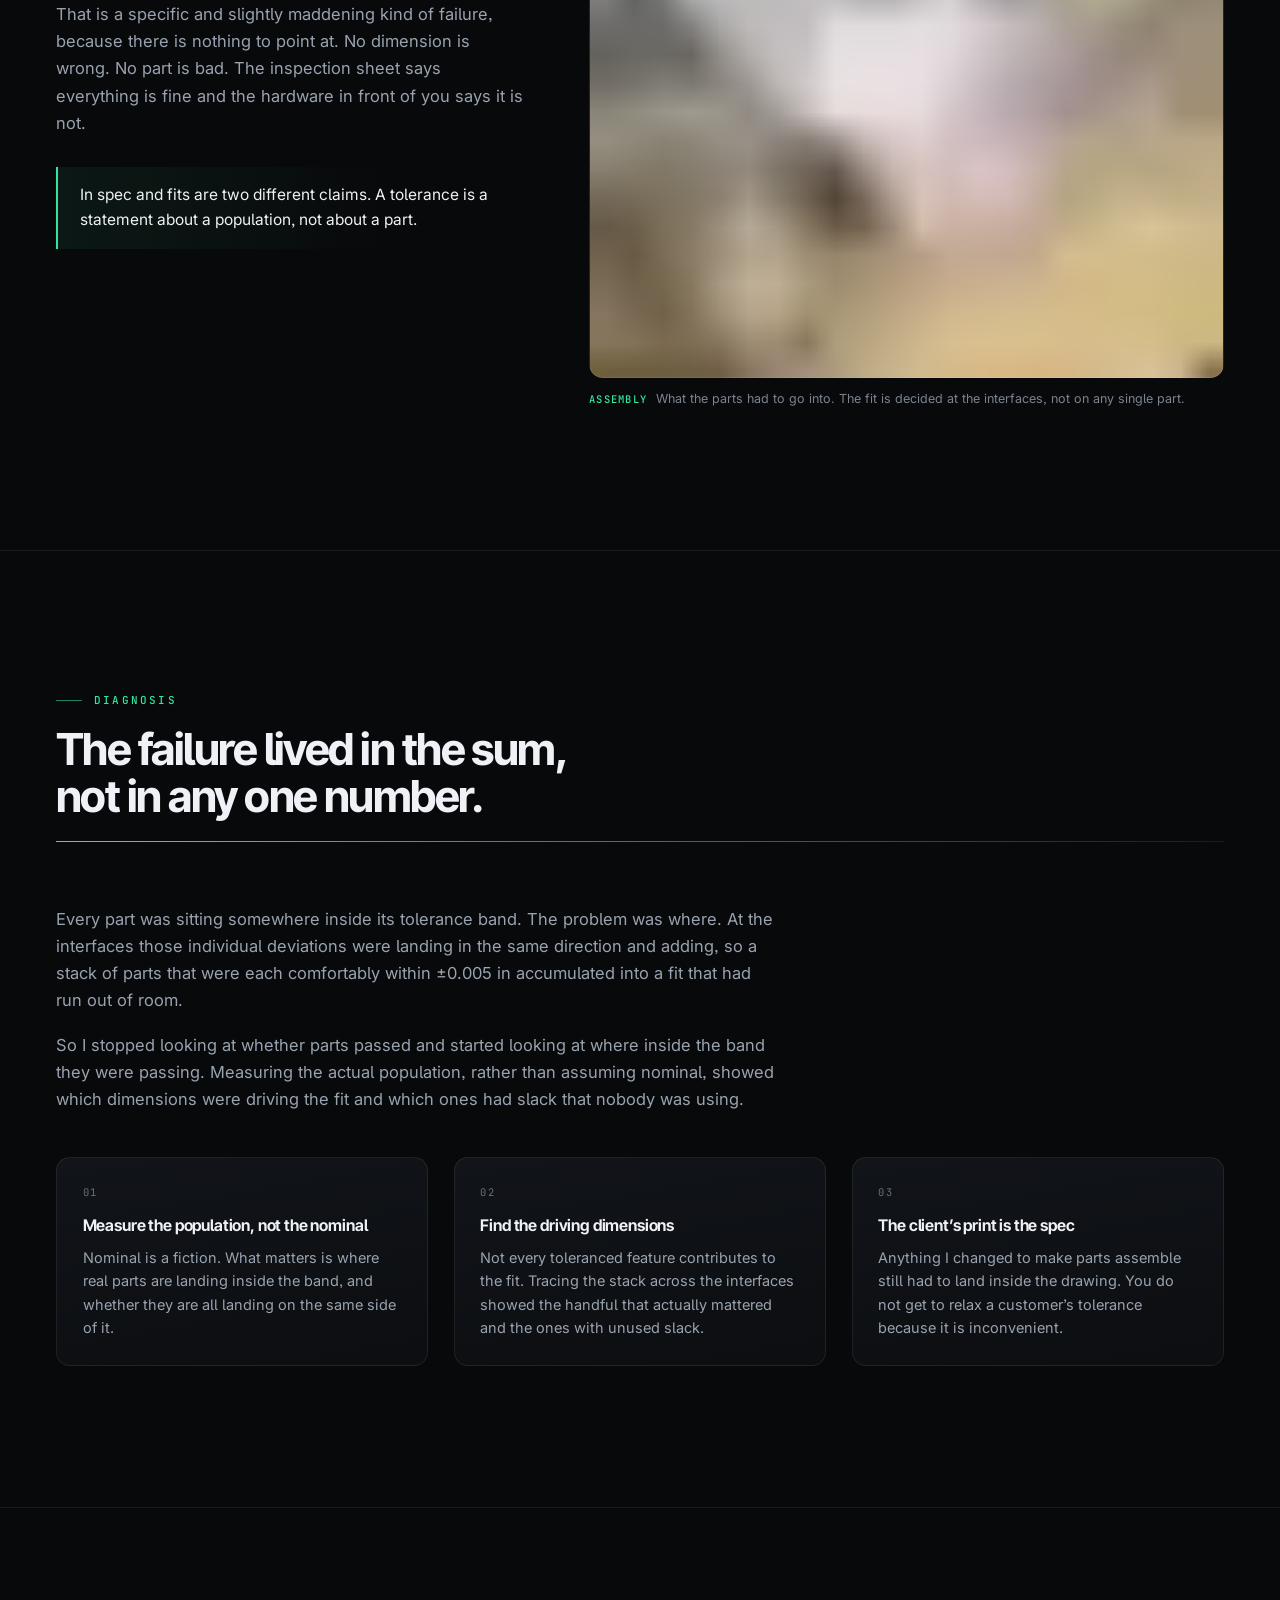
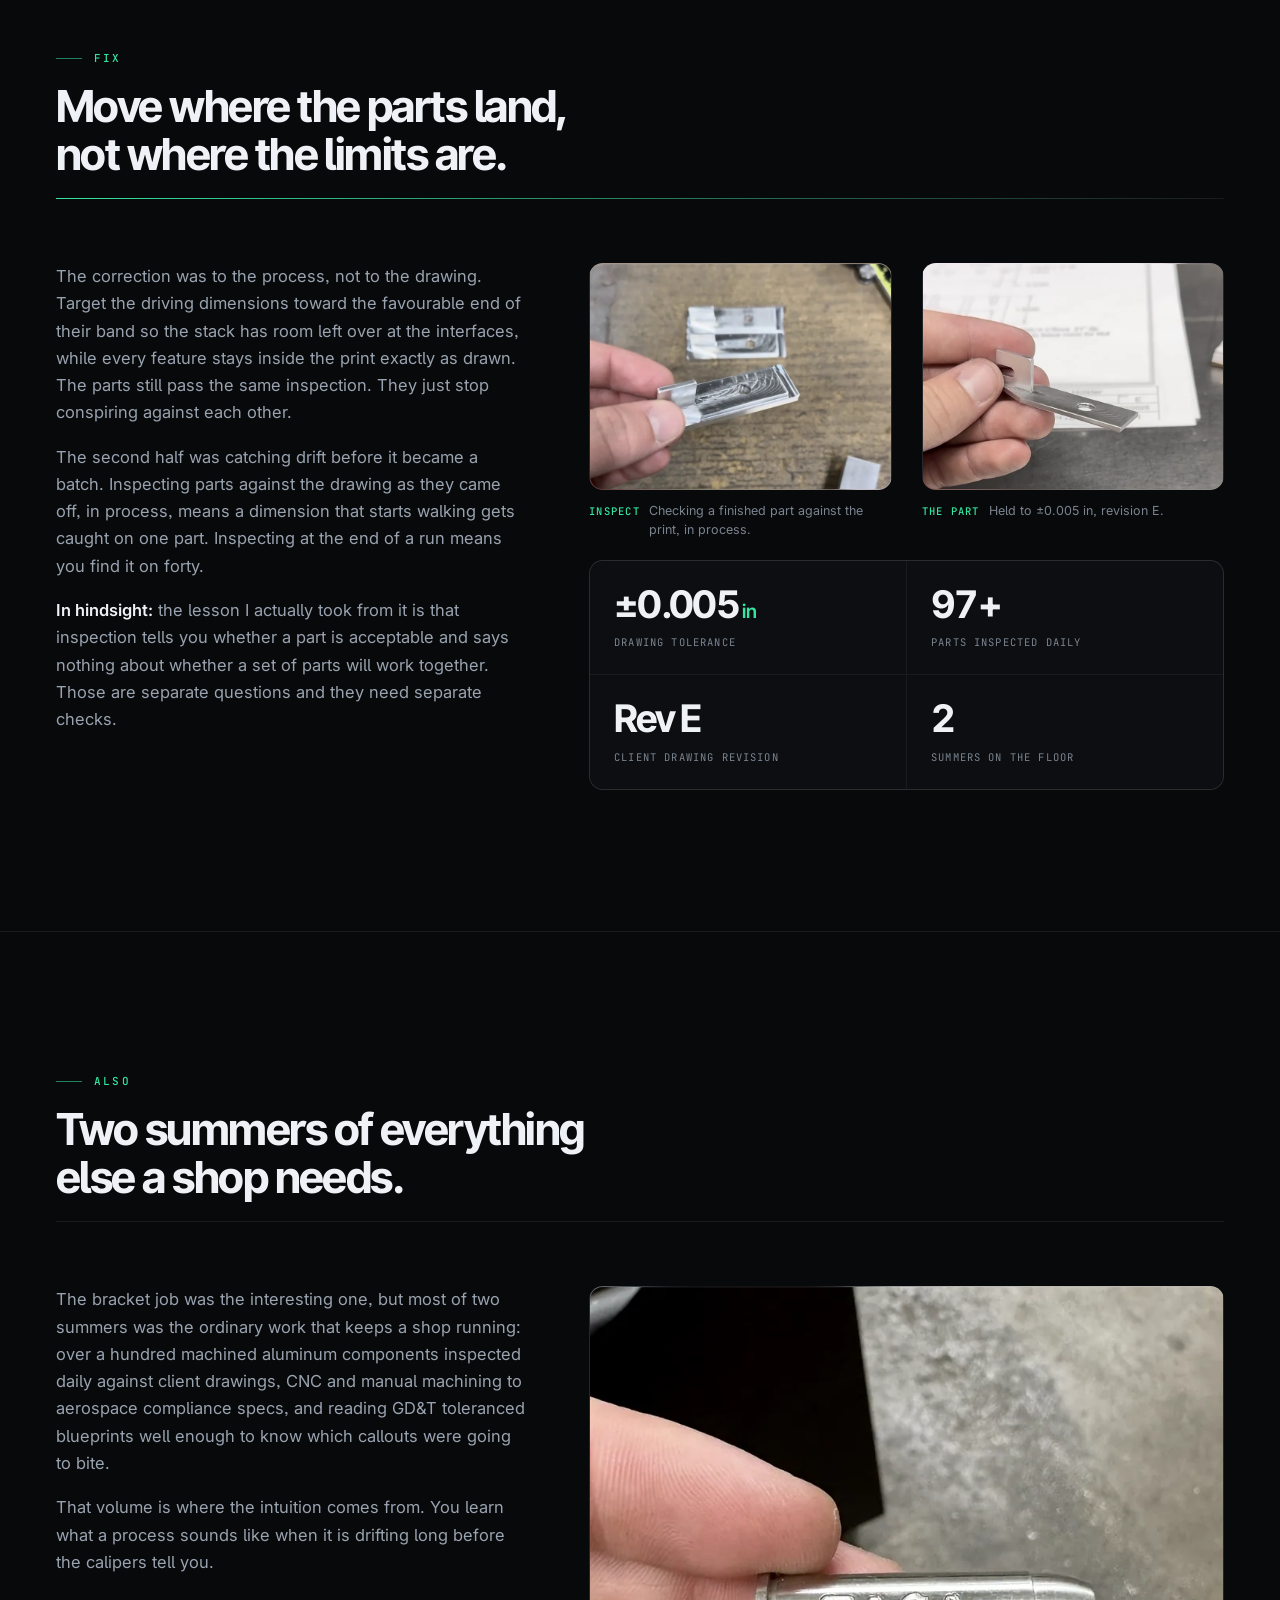
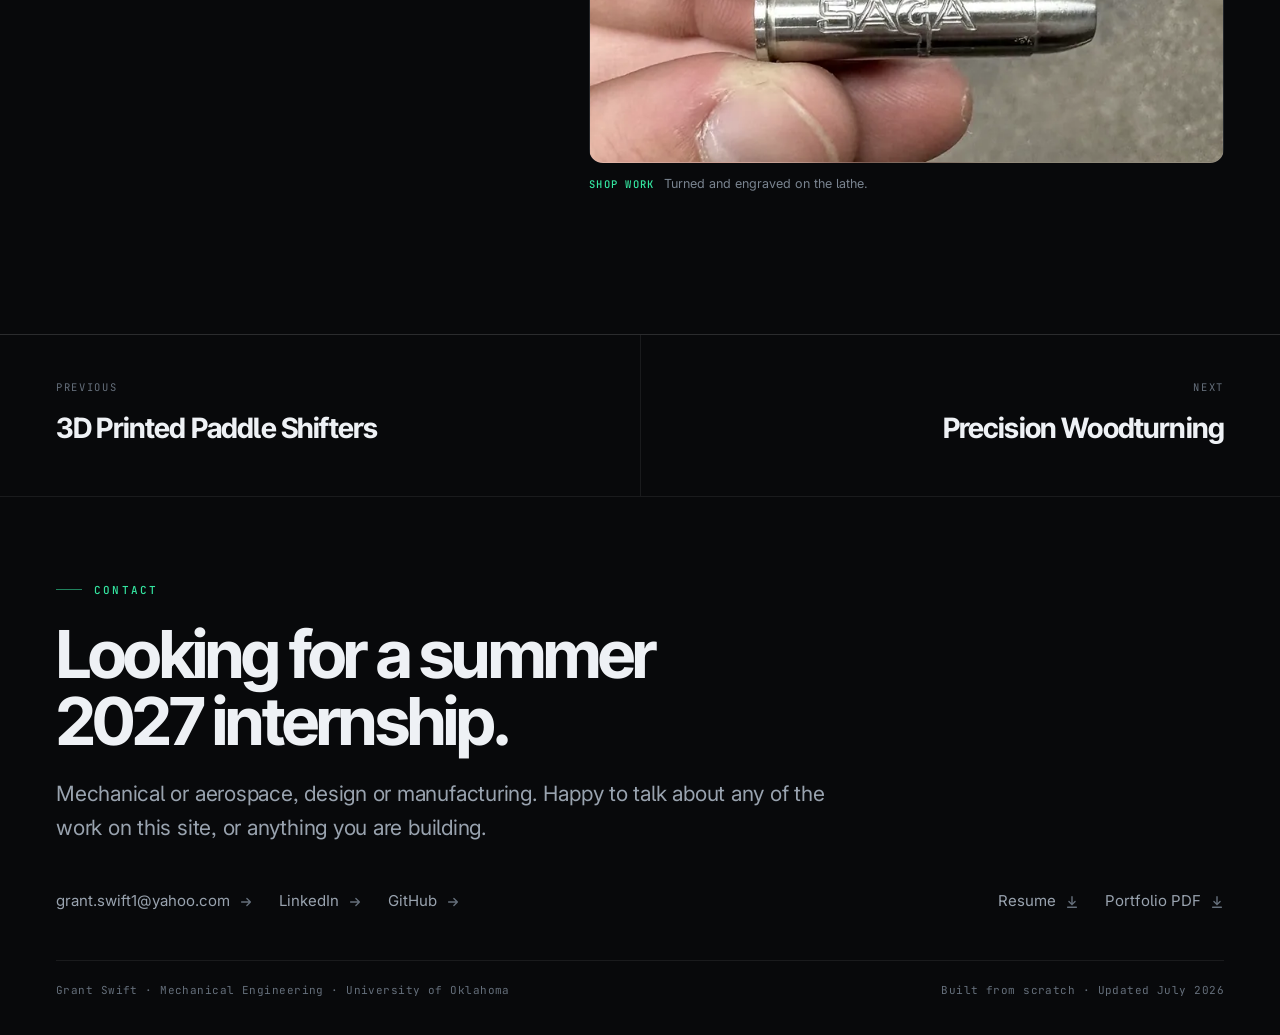
<file: projects/tolerance-stackup.html>
<!doctype html>
<html lang="en" class="no-js">
<head>
<meta charset="utf-8">
<script>document.documentElement.className="js"</script>
<meta name="viewport" content="width=device-width, initial-scale=1, viewport-fit=cover">
<title>Tolerance Stack-Up Failure · Grant Swift</title>
<meta name="description" content="In-spec brackets that would not assemble. Traced the failure to how tolerances stacked at the interfaces and corrected the process without leaving the client print.">
<meta name="theme-color" content="#08090B">
<link rel="canonical" href="https://grantswift.onrender.com/projects/tolerance-stackup.html">
<link rel="icon" href="data:image/svg+xml,%3Csvg xmlns='http://www.w3.org/2000/svg' viewBox='0 0 32 32'%3E%3Crect width='32' height='32' rx='7' fill='%2308090B'/%3E%3Cpath d='M9 22V10h6.2a4 4 0 0 1 0 8H12l5.4 4' stroke='%2334E5A0' stroke-width='2.4' fill='none' stroke-linecap='round' stroke-linejoin='round'/%3E%3C/svg%3E">
<meta property="og:type" content="website">
<meta property="og:title" content="Tolerance Stack-Up Failure · Grant Swift">
<meta property="og:description" content="In-spec brackets that would not assemble. Traced the failure to how tolerances stacked at the interfaces and corrected the process without leaving the client print.">
<meta property="og:url" content="https://grantswift.onrender.com/projects/tolerance-stackup.html">
<meta property="og:image" content="https://grantswift.onrender.com/assets/og.png">
<meta property="og:image:width" content="1200">
<meta property="og:image:height" content="630">
<meta name="twitter:card" content="summary_large_image">
<link rel="preconnect" href="https://fonts.googleapis.com"><link rel="preconnect" href="https://fonts.gstatic.com" crossorigin><link href="https://fonts.googleapis.com/css2?family=Inter+Tight:wght@500;600;700;800&family=Inter:wght@400;500;600&family=JetBrains+Mono:wght@400;500&display=swap" rel="stylesheet">
<link rel="stylesheet" href="../assets/css/site.css">

</head>
<body>
<a class="skip" href="#main">Skip to content</a>
<div class="grain" aria-hidden="true"></div>

<header class="nav stuck">
  <div class="in">
    <a class="brand" href="../"><span class="dot"></span>GRANT&nbsp;SWIFT</a>
    <a class="back" href="../#work"><svg viewBox="0 0 16 16" fill="none" stroke="currentColor" stroke-width="1.6" stroke-linecap="round" stroke-linejoin="round" style="width:13px;height:13px"><path d="M13 8H3M7 4 3 8l4 4"/></svg> All work</a>
  </div>
</header>

<main id="main">

<section class="phead">
  <div class="glow" aria-hidden="true"></div>
  <div class="field"></div>
  <div class="wrap">
    <div class="eyebrow rv in">Project 04 · SAGA Manufacturing · Two summers</div>
    <h1 class="h1 rv d1" style="margin-top:22px;max-width:18ch">Tolerance Stack-Up Failure</h1>
    <p class="lede rv d2" style="margin-top:26px">Brackets that passed inspection individually would not assemble. Traced it to how tolerances stacked at the interfaces, and fixed the process without leaving the print.</p>
    <div class="pmeta rv d3"><span>Role · <b>Manufacturing engineering intern</b></span><span>Employer · <b>SAGA Manufacturing</b></span><span>End client · <b>Aerospace and defense</b></span><span>Duration · <b>Summers 2025 &amp; 2026</b></span></div>
  </div>

  <div class="wrap" style="margin-top:clamp(38px,5vw,66px)">
    <div class="rv d3"><div class="frame wide" style="background-image:url([data-uri]);"><picture><source type="image/webp" srcset="../assets/img/saga-assembly-480.webp 480w, ../assets/img/saga-assembly-800.webp 800w, ../assets/img/saga-assembly-1200.webp 1200w" sizes="100vw"><img src="../assets/img/saga-assembly-1200.webp" alt="Machined aluminum assembly at SAGA Manufacturing" width="1206" height="904" loading="eager" fetchpriority="high" decoding="async"></picture></div></div>
  </div>
</section>


<section class="sect">
  <div class="wrap">
    <div class="shead">
      <div class="top">
        <div>
          <div class="eyebrow rv">The problem</div>
          <h2 class="h2 rv d1" style="margin-top:16px;max-width:20ch">Every part passed. The assembly still would not go together.</h2>
        </div>
      </div>
      <div class="drawline"></div>
    </div>
    
    <div class="split">
      <div>
        <p class="rv " style="max-width:64ch;font-size:16.5px;margin-top:0">A run of aluminum brackets for a client build. Each part got measured against the drawing and each part was in spec. Then they went to assembly and would not fit.</p><p class="rv " style="max-width:64ch;font-size:16.5px;margin-top:1.05em">That is a specific and slightly maddening kind of failure, because there is nothing to point at. No dimension is wrong. No part is bad. The inspection sheet says everything is fine and the hardware in front of you says it is not.</p>
        <div class="callout rv d1" style="margin-top:30px"><p>In spec and fits are two different claims. A tolerance is a statement about a population, not about a part.</p></div>
      </div>
      <div class="rv d1">
        <figure><div class="frame box" style="background-image:url([data-uri]);"><picture><source type="image/webp" srcset="../assets/img/saga-assembly-480.webp 480w, ../assets/img/saga-assembly-800.webp 800w, ../assets/img/saga-assembly-1200.webp 1200w" sizes="(max-width:900px) 100vw, 55vw"><img src="../assets/img/saga-assembly-1200.webp" alt="The assembly the machined brackets had to fit into" width="1206" height="904" loading="lazy" decoding="async"></picture></div><figcaption><b>Assembly</b><span>What the parts had to go into. The fit is decided at the interfaces, not on any single part.</span></figcaption></figure>
      </div>
    </div>
  </div>
</section>
<section class="sect">
  <div class="wrap">
    <div class="shead">
      <div class="top">
        <div>
          <div class="eyebrow rv">Diagnosis</div>
          <h2 class="h2 rv d1" style="margin-top:16px;max-width:20ch">The failure lived in the sum, not in any one number.</h2>
        </div>
      </div>
      <div class="drawline"></div>
    </div>
    
    <div>
      <p class="rv " style="max-width:72ch;font-size:16.5px;margin-top:0">Every part was sitting somewhere inside its tolerance band. The problem was where. At the interfaces those individual deviations were landing in the same direction and adding, so a stack of parts that were each comfortably within &plusmn;0.005 in accumulated into a fit that had run out of room.</p><p class="rv " style="max-width:72ch;font-size:16.5px;margin-top:1.05em">So I stopped looking at whether parts passed and started looking at where inside the band they were passing. Measuring the actual population, rather than assuming nominal, showed which dimensions were driving the fit and which ones had slack that nobody was using.</p>

      <div class="g3" style="margin-top:44px">
        <div class="card rv d1"><span class="n">01</span><h4 class="h4">Measure the population, not the nominal</h4><p>Nominal is a fiction. What matters is where real parts are landing inside the band, and whether they are all landing on the same side of it.</p></div>
      <div class="card rv d2"><span class="n">02</span><h4 class="h4">Find the driving dimensions</h4><p>Not every toleranced feature contributes to the fit. Tracing the stack across the interfaces showed the handful that actually mattered and the ones with unused slack.</p></div>
      <div class="card rv d3"><span class="n">03</span><h4 class="h4">The client&rsquo;s print is the spec</h4><p>Anything I changed to make parts assemble still had to land inside the drawing. You do not get to relax a customer&rsquo;s tolerance because it is inconvenient.</p></div>
      </div>
    </div>
  </div>
</section>
<section class="sect">
  <div class="wrap">
    <div class="shead">
      <div class="top">
        <div>
          <div class="eyebrow rv">Fix</div>
          <h2 class="h2 rv d1" style="margin-top:16px;max-width:20ch">Move where the parts land, not where the limits are.</h2>
        </div>
      </div>
      <div class="drawline"></div>
    </div>
    
    <div class="split">
      <div>
        <p class="rv " style="max-width:68ch;font-size:16.5px;margin-top:0">The correction was to the process, not to the drawing. Target the driving dimensions toward the favourable end of their band so the stack has room left over at the interfaces, while every feature stays inside the print exactly as drawn. The parts still pass the same inspection. They just stop conspiring against each other.</p><p class="rv " style="max-width:68ch;font-size:16.5px;margin-top:1.05em">The second half was catching drift before it became a batch. Inspecting parts against the drawing as they came off, in process, means a dimension that starts walking gets caught on one part. Inspecting at the end of a run means you find it on forty.</p><p class="rv " style="max-width:68ch;font-size:16.5px;margin-top:1.05em"><strong>In hindsight:</strong> the lesson I actually took from it is that inspection tells you whether a part is acceptable and says nothing about whether a set of parts will work together. Those are separate questions and they need separate checks.</p>
      </div>
      <div class="rv d1">
        <div class="g2">
          <figure><div class="frame box" style="background-image:url([data-uri]);"><picture><source type="image/webp" srcset="../assets/img/saga-measure-480.webp 480w, ../assets/img/saga-measure-800.webp 800w" sizes="40vw"><img src="../assets/img/saga-measure-800.webp" alt="Checking a finished bracket against the client drawing" width="1072" height="804" loading="lazy" decoding="async"></picture></div><figcaption><b>Inspect</b><span>Checking a finished part against the print, in process.</span></figcaption></figure>
          <figure><div class="frame box" style="background-image:url([data-uri]);"><picture><source type="image/webp" srcset="../assets/img/saga-part-480.webp 480w, ../assets/img/saga-part-800.webp 800w" sizes="40vw"><img src="../assets/img/saga-part-800.webp" alt="Machined aluminum bracket" width="929" height="697" loading="lazy" decoding="async"></picture></div><figcaption><b>The part</b><span>Held to &plusmn;0.005 in, revision E.</span></figcaption></figure>
        </div>
        <div class="stats" style="margin-top:20px;grid-template-columns:repeat(2,1fr)">
          <div class="stat"><span class="v">&plusmn;0.005<span class="u">in</span></span><div class="k">Drawing tolerance</div></div>
          <div class="stat"><span class="v" data-count="100" data-suffix="+" data-prefix="" data-dec="0">0+</span><div class="k">Parts inspected daily</div></div>
          <div class="stat"><span class="v">Rev E</span><div class="k">Client drawing revision</div></div>
          <div class="stat"><span class="v" data-count="2" data-suffix="" data-prefix="" data-dec="0">0</span><div class="k">Summers on the floor</div></div>
        </div>
      </div>
    </div>
  </div>
</section>
<section class="sect">
  <div class="wrap">
    <div class="shead">
      <div class="top">
        <div>
          <div class="eyebrow rv">Also</div>
          <h2 class="h2 rv d1" style="margin-top:16px;max-width:20ch">Two summers of everything else a shop needs.</h2>
        </div>
      </div>
      <div class="drawline"></div>
    </div>
    
    <div class="split">
      <div>
        <p class="rv " style="max-width:64ch;font-size:16.5px;margin-top:0">The bracket job was the interesting one, but most of two summers was the ordinary work that keeps a shop running: over a hundred machined aluminum components inspected daily against client drawings, CNC and manual machining to aerospace compliance specs, and reading GD&amp;T toleranced blueprints well enough to know which callouts were going to bite.</p><p class="rv " style="max-width:64ch;font-size:16.5px;margin-top:1.05em">That volume is where the intuition comes from. You learn what a process sounds like when it is drifting long before the calipers tell you.</p>
      </div>
      <div class="rv d1">
        <figure><div class="frame box" style="background-image:url([data-uri]);"><picture><source type="image/webp" srcset="../assets/img/saga-badge-480.webp 480w, ../assets/img/saga-badge-800.webp 800w" sizes="(max-width:900px) 100vw, 45vw"><img src="../assets/img/saga-badge-800.webp" alt="Shop piece turned and engraved on the lathe" width="841" height="631" loading="lazy" decoding="async"></picture></div><figcaption><b>Shop work</b><span>Turned and engraved on the lathe.</span></figcaption></figure>
      </div>
    </div>
  </div>
</section>

</main>

<nav class="pnav">
  <a class="prev" href="paddle-shifters.html">
    <div class="k">Previous</div>
    <div class="t">3D Printed Paddle Shifters</div>
  </a>
  <a class="next" href="pens.html">
    <div class="k">Next</div>
    <div class="t">Precision Woodturning</div>
  </a>
</nav>

<footer class="foot" id="contact">
  <div class="wrap">
    <div class="rv">
      <div class="eyebrow">Contact</div>
      <h2 class="h1" style="margin-top:22px;max-width:16ch">Looking for a summer 2027 internship.</h2>
      <p class="lede" style="margin-top:22px">Mechanical or aerospace, design or manufacturing. Happy to talk
      about any of the work on this site, or anything you are building.</p>
    </div>

    <div class="row rv d1" style="margin-top:44px">
      <div class="links">
        <a href="mailto:grant.swift1@yahoo.com">grant.swift1@yahoo.com <svg viewBox="0 0 16 16" fill="none" stroke="currentColor" stroke-width="1.6" stroke-linecap="round" stroke-linejoin="round"><path d="M3 8h10M9 4l4 4-4 4"/></svg></a>
        <a href="https://linkedin.com/in/grant-swift1" target="_blank" rel="noopener">LinkedIn <svg viewBox="0 0 16 16" fill="none" stroke="currentColor" stroke-width="1.6" stroke-linecap="round" stroke-linejoin="round"><path d="M3 8h10M9 4l4 4-4 4"/></svg></a>
        <a href="https://github.com/grant105-ops" target="_blank" rel="noopener">GitHub <svg viewBox="0 0 16 16" fill="none" stroke="currentColor" stroke-width="1.6" stroke-linecap="round" stroke-linejoin="round"><path d="M3 8h10M9 4l4 4-4 4"/></svg></a>
      </div>
      <div class="links">
        <a class="dl" href="../assets/Grant_Swift_Resume_2026.pdf" target="_blank" rel="noopener">Resume <svg viewBox="0 0 16 16" fill="none" stroke="currentColor" stroke-width="1.6" stroke-linecap="round" stroke-linejoin="round"><path d="M8 2v9M4.5 7.5 8 11l3.5-3.5M3 14h10"/></svg></a>
        <a class="dl" href="../assets/Grant_Swift_Portfolio.pdf" target="_blank" rel="noopener">Portfolio&nbsp;PDF <svg viewBox="0 0 16 16" fill="none" stroke="currentColor" stroke-width="1.6" stroke-linecap="round" stroke-linejoin="round"><path d="M8 2v9M4.5 7.5 8 11l3.5-3.5M3 14h10"/></svg></a>
      </div>
    </div>

    <div class="fine">
      <span>Grant Swift · Mechanical Engineering · University of Oklahoma</span>
      <span>Built from scratch · Updated July 2026</span>
    </div>
  </div>
</footer>

<script src="../assets/js/site.js" defer></script>
</body>
</html>
</file>
<file: assets/css/site.css>
/* ==========================================================================
   Grant Swift · Engineering Portfolio
   Design system. Edit the tokens in :root to restyle the whole site.
   ========================================================================== */

/* ─────────────────────────────────────────────  TOKENS  ── */
:root{
  /* surface */
  --bg:        #08090B;
  --bg-1:      #0C0E11;
  --bg-2:      #111419;
  --bg-3:      #171B21;

  /* ink */
  --ink:       #EEF1F5;
  --ink-2:     #99A3AF;
  --ink-3:     #7A8490;   /* 5.25:1 on --bg, 4.86:1 on cards — passes AA for body text */
  --ink-4:     #656F7B;   /* quietest tier, 3.9:1 — decorative and large-ish only */

  /* line */
  --line:      rgba(255,255,255,.075);
  --line-2:    rgba(255,255,255,.13);
  --line-3:    rgba(255,255,255,.22);

  /* accent — a brighter cousin of the #1F6F54 in the PDF, so both read as one brand */
  --accent:    #34E5A0;
  --accent-2:  #1FB37A;
  --glow:      rgba(52,229,160,.16);
  --wash:      rgba(52,229,160,.07);

  /* type */
  --sans: 'Inter Tight', 'Inter', system-ui, -apple-system, sans-serif;
  --body: 'Inter', system-ui, -apple-system, sans-serif;
  --mono: 'JetBrains Mono', ui-monospace, 'SF Mono', Menlo, monospace;

  /* metrics */
  --pad:       clamp(20px, 5vw, 56px);
  --max:       1280px;
  --rail:      88px;
  --sect:      clamp(84px, 11vw, 156px);
  --r:         14px;
  --ease:      cubic-bezier(.22,.61,.28,1);
}

/* ─────────────────────────────────────────────  RESET  ── */
*,*::before,*::after{box-sizing:border-box}
*{margin:0;padding:0}
html{scroll-behavior:smooth;-webkit-text-size-adjust:100%}
@media (prefers-reduced-motion:reduce){html{scroll-behavior:auto}}

body{
  background:var(--bg);
  color:var(--ink);
  font-family:var(--body);
  font-size:16px;
  line-height:1.65;
  font-feature-settings:'cv05' 1,'ss03' 1;
  -webkit-font-smoothing:antialiased;
  text-rendering:optimizeLegibility;
  overflow-x:hidden;
}
img,svg,video{display:block;max-width:100%}
a{color:inherit;text-decoration:none}
button{font:inherit;color:inherit;background:none;border:0;cursor:pointer}
::selection{background:var(--accent);color:#04150E}

:focus-visible{
  outline:2px solid var(--accent);
  outline-offset:3px;
  border-radius:3px;
}

/* scrollbar */
::-webkit-scrollbar{width:11px;height:11px}
::-webkit-scrollbar-track{background:var(--bg)}
::-webkit-scrollbar-thumb{background:#20252C;border-radius:9px;border:3px solid var(--bg)}
::-webkit-scrollbar-thumb:hover{background:#2C333C}

.skip{
  position:fixed;top:-100px;left:16px;z-index:200;
  background:var(--accent);color:#04150E;font:600 13px/1 var(--body);
  padding:12px 18px;border-radius:8px;transition:top .2s;
}
.skip:focus{top:16px}

/* ────────────────────────────────────  GRAIN + GRID FIELD  ── */
.grain{
  position:fixed;inset:0;z-index:60;pointer-events:none;
  opacity:.038;mix-blend-mode:overlay;
  background-image:url("data:image/svg+xml,%3Csvg xmlns='http://www.w3.org/2000/svg' width='200' height='200'%3E%3Cfilter id='n'%3E%3CfeTurbulence type='fractalNoise' baseFrequency='.85' numOctaves='3'/%3E%3C/filter%3E%3Crect width='200' height='200' filter='url(%23n)'/%3E%3C/svg%3E");
}
.field{
  position:absolute;inset:0;pointer-events:none;z-index:0;
  background-image:
    linear-gradient(to right, rgba(255,255,255,.028) 1px, transparent 1px),
    linear-gradient(to bottom, rgba(255,255,255,.028) 1px, transparent 1px);
  background-size:76px 76px;
  -webkit-mask-image:radial-gradient(120% 90% at 50% 0%, #000 0%, transparent 78%);
          mask-image:radial-gradient(120% 90% at 50% 0%, #000 0%, transparent 78%);
}

/* ─────────────────────────────────────────────  LAYOUT  ── */
.wrap{
  width:100%;max-width:var(--max);
  margin-inline:auto;padding-inline:var(--pad);
  position:relative;z-index:1;
}
.sect{padding-block:var(--sect);position:relative}
.sect + .sect{border-top:1px solid var(--line)}

.hr{height:1px;background:var(--line);border:0;margin-block:0}

/* ─────────────────────────────────────────────  TYPE  ── */
.eyebrow{
  font-family:var(--mono);
  font-size:11px;letter-spacing:.2em;text-transform:uppercase;
  color:var(--accent);font-weight:500;
  display:flex;align-items:center;gap:12px;
}
.eyebrow::before{
  content:'';width:26px;height:1px;background:var(--accent);opacity:.55;flex:none;
}
.eyebrow.plain::before{display:none}

.label{
  font-family:var(--mono);
  font-size:10.5px;letter-spacing:.18em;text-transform:uppercase;
  color:var(--ink-3);font-weight:500;
}

h1,h2,h3,h4{font-family:var(--sans);font-weight:700;line-height:1.06;letter-spacing:-.035em}

.display{
  font-size:clamp(46px,9.4vw,118px);
  font-weight:800;letter-spacing:-.05em;line-height:.93;
}
.h1{font-size:clamp(34px,5.6vw,66px);letter-spacing:-.042em;line-height:1.02}
.h2{font-size:clamp(27px,3.6vw,44px);letter-spacing:-.035em;line-height:1.08}
.h3{font-size:clamp(19px,2vw,23px);letter-spacing:-.02em;line-height:1.24}
.h4{font-size:16px;letter-spacing:-.01em;line-height:1.35;font-weight:650}

.lede{
  font-size:clamp(17px,1.85vw,21px);line-height:1.62;
  color:var(--ink-2);max-width:62ch;letter-spacing:-.011em;
}
.lede strong{color:var(--ink);font-weight:600}

p{color:var(--ink-2);max-width:70ch}
p strong{color:var(--ink);font-weight:600}
p + p{margin-top:1em}
.tight{max-width:56ch}

.mono{font-family:var(--mono);font-variant-numeric:tabular-nums}
.accent{color:var(--accent)}
.dim{color:var(--ink-3)}

/* ─────────────────────────────────────────────  RAIL  ── */
.rail{
  position:fixed;left:22px;top:50%;transform:translateY(-50%);
  z-index:50;display:none;flex-direction:column;gap:2px;
}
@media (min-width:1180px){.rail{display:flex}}
.rail a{
  display:flex;align-items:center;gap:10px;
  padding:7px 0;font-family:var(--mono);font-size:10.5px;
  color:var(--ink-4);letter-spacing:.08em;
  transition:color .3s var(--ease);
}
.rail a .tick{width:14px;height:1px;background:currentColor;transition:width .35s var(--ease)}
.rail a .nm{opacity:0;transform:translateX(-4px);transition:opacity .3s,transform .3s var(--ease);white-space:nowrap}
.rail:hover a .nm{opacity:.55;transform:none}
.rail a:hover{color:var(--ink-2)}
.rail a.on{color:var(--accent)}
.rail a.on .tick{width:26px}
.rail a.on .nm{opacity:1;transform:none}

/* ─────────────────────────────────────────────  NAV  ── */
.nav{
  position:fixed;top:0;left:0;right:0;z-index:70;
  transition:background .4s var(--ease),border-color .4s,backdrop-filter .4s;
  border-bottom:1px solid transparent;
}
.nav.stuck{
  background:rgba(8,9,11,.72);
  backdrop-filter:blur(18px) saturate(150%);
  -webkit-backdrop-filter:blur(18px) saturate(150%);
  border-bottom-color:var(--line);
}
.nav .in{
  max-width:var(--max);margin-inline:auto;padding:16px var(--pad);
  display:flex;align-items:center;gap:26px;
}
.brand{
  font-family:var(--mono);font-size:12.5px;letter-spacing:.06em;
  color:var(--ink);font-weight:500;display:flex;align-items:center;gap:9px;
}
.brand .dot{
  width:6px;height:6px;border-radius:50%;background:var(--accent);
  box-shadow:0 0 0 3px var(--wash);flex:none;
}
.nav .links{margin-left:auto;display:flex;gap:26px;align-items:center}
/* on narrow screens only the resume button survives; the rest are scroll anchors
   on a page the visitor is already scrolling */
@media (max-width:840px){.nav .links a:not(.cta){display:none}}
.nav .links a{
  font-size:13.5px;color:var(--ink-3);letter-spacing:-.005em;
  transition:color .25s;position:relative;
}
.nav .links a:hover{color:var(--ink)}
.nav .links a.cta{
  color:var(--ink);border:1px solid var(--line-2);
  padding:7px 15px;border-radius:99px;font-size:12.5px;
  transition:border-color .25s,background .25s,color .25s;
}
.nav .links a.cta:hover{border-color:var(--accent);background:var(--wash);color:var(--accent)}
.nav .back{
  margin-left:auto;font-family:var(--mono);font-size:12px;color:var(--ink-3);
  display:flex;align-items:center;gap:8px;transition:color .25s;
}
.nav .back:hover{color:var(--accent)}

/* ─────────────────────────────────────────────  HERO  ── */
.hero{
  position:relative;min-height:100svh;display:flex;align-items:flex-end;
  padding-block:118px 76px;overflow:hidden;
}
/* laptops with short viewports: pull the stack in so the buttons stay above the fold */
@media (max-height:900px) and (min-width:900px){
  .hero{padding-block:104px 60px}
  .hero .display{font-size:clamp(46px,7.4vw,92px)}
  .hero .role{margin-top:18px;font-size:17px}
  .hero .statusline{margin-top:20px}
  .hero .acts{margin-top:24px}
}
.hero .bg{
  position:absolute;inset:0;z-index:0;
  background-size:cover;background-position:center 58%;
  will-change:transform;
}
.hero .veil{
  position:absolute;inset:0;z-index:1;
  background:
    /* darkest where the type sits, so the headline never fights the photo */
    linear-gradient(100deg, rgba(8,9,11,.94) 0%, rgba(8,9,11,.82) 34%, rgba(8,9,11,.42) 66%, rgba(8,9,11,.55) 100%),
    linear-gradient(to bottom, rgba(8,9,11,.72) 0%, rgba(8,9,11,.30) 34%, rgba(8,9,11,.88) 80%, var(--bg) 100%);
}
.hero .field{z-index:2;-webkit-mask-image:linear-gradient(to bottom,#000,transparent 88%);mask-image:linear-gradient(to bottom,#000,transparent 88%)}
.hero .wrap{z-index:3;width:100%}

.hero .name{margin-block:20px 0}
.hero .name .ln{display:block;overflow:hidden}
.hero .name .ln > span{display:block}

.hero .role{
  margin-top:24px;font-size:clamp(16px,2vw,20px);color:var(--ink-2);
  max-width:46ch;line-height:1.55;letter-spacing:-.012em;
}
.hero .role b{color:var(--ink);font-weight:600}

.statusline{
  margin-top:30px;display:flex;flex-wrap:wrap;gap:10px 22px;align-items:center;
  font-family:var(--mono);font-size:11.5px;color:var(--ink-3);letter-spacing:.02em;
}
.statusline .live{display:flex;align-items:center;gap:8px;color:var(--ink-2)}
.pulse{
  width:7px;height:7px;border-radius:50%;background:var(--accent);flex:none;
  box-shadow:0 0 0 0 var(--glow);animation:pulse 2.6s infinite;
}
@keyframes pulse{
  0%{box-shadow:0 0 0 0 rgba(52,229,160,.45)}
  70%{box-shadow:0 0 0 9px rgba(52,229,160,0)}
  100%{box-shadow:0 0 0 0 rgba(52,229,160,0)}
}
@media (prefers-reduced-motion:reduce){.pulse{animation:none}}

.hero .acts{display:flex;flex-wrap:wrap;gap:12px;margin-top:34px}

.scrollcue{
  position:absolute;bottom:26px;right:var(--pad);z-index:3;
  display:flex;align-items:center;gap:11px;
  font-family:var(--mono);font-size:10px;letter-spacing:.2em;
  text-transform:uppercase;color:var(--ink-4);
}
.scrollcue i{display:block;width:1px;height:44px;background:linear-gradient(var(--ink-4),transparent);position:relative;overflow:hidden}
.scrollcue i::after{
  content:'';position:absolute;top:-44px;left:0;width:1px;height:44px;
  background:linear-gradient(transparent,var(--accent));animation:cue 2.4s var(--ease) infinite;
}
@keyframes cue{0%{top:-44px}60%,100%{top:44px}}
@media (prefers-reduced-motion:reduce){.scrollcue i::after{animation:none}}
@media (max-width:700px){.scrollcue{display:none}}

/* corner viewfinder brackets */
.brackets{position:absolute;inset:var(--pad);z-index:3;pointer-events:none}
.brackets span{position:absolute;width:24px;height:24px;border:1px solid var(--line-3)}
.brackets span:nth-child(1){top:0;left:0;border-right:0;border-bottom:0}
.brackets span:nth-child(2){top:0;right:0;border-left:0;border-bottom:0}
.brackets span:nth-child(3){bottom:0;left:0;border-right:0;border-top:0}
.brackets span:nth-child(4){bottom:0;right:0;border-left:0;border-top:0}
@media (max-width:700px){.brackets{display:none}}

/* ─────────────────────────────────────────────  BUTTONS  ── */
.btn{
  display:inline-flex;align-items:center;gap:10px;
  padding:12px 20px;border-radius:99px;
  font-size:14px;font-weight:550;letter-spacing:-.008em;
  border:1px solid var(--line-2);color:var(--ink);
  transition:border-color .3s,background .3s,color .3s,transform .3s var(--ease);
  will-change:transform;
}
.btn:hover{border-color:var(--line-3);background:rgba(255,255,255,.045);transform:translateY(-1px)}
.btn svg{width:15px;height:15px;flex:none;transition:transform .3s var(--ease)}
.btn:hover svg{transform:translateX(3px)}
.btn.solid{
  background:var(--accent);border-color:var(--accent);color:#04150E;font-weight:650;
}
.btn.solid:hover{background:#4BEFAE;border-color:#4BEFAE;box-shadow:0 8px 30px -10px var(--glow)}
.btn.ghost{border-color:transparent;padding-inline:4px}
.btn.ghost:hover{background:none;color:var(--accent)}

/* ─────────────────────────────────────────────  FRAME (images)  ── */
.frame{
  position:relative;overflow:hidden;border-radius:var(--r);
  border:1px solid var(--line);background:var(--bg-2) center/cover no-repeat;
  isolation:isolate;
}
.frame img{width:100%;height:100%;object-fit:cover;display:block}
.frame::after{
  content:'';position:absolute;inset:0;pointer-events:none;border-radius:inherit;
  box-shadow:inset 0 1px 0 rgba(255,255,255,.05);
}
.frame.tall{aspect-ratio:4/5}
.frame.wide{aspect-ratio:16/9}
.frame.ultra{aspect-ratio:21/9}
.frame.box{aspect-ratio:4/3}
.frame.sq{aspect-ratio:1/1}
/* screenshots and diagrams keep their own proportions so nothing is cropped away */
.frame.nat{aspect-ratio:auto}
.frame.nat img{height:auto;object-fit:contain;filter:brightness(.97) saturate(.97)}

figure{margin:0}
figcaption{
  margin-top:12px;font-size:12.5px;line-height:1.5;color:var(--ink-3);
  display:flex;gap:9px;align-items:flex-start;
}
figcaption b{
  font-family:var(--mono);font-size:10.5px;letter-spacing:.12em;text-transform:uppercase;
  color:var(--accent);font-weight:500;flex:none;padding-top:2px;
}

/* ─────────────────────────────────────────────  CARDS / GRIDS  ── */
.g2{display:grid;grid-template-columns:repeat(2,1fr);gap:clamp(16px,2.4vw,30px)}
.g3{display:grid;grid-template-columns:repeat(3,1fr);gap:clamp(16px,2vw,26px)}
.g4{display:grid;grid-template-columns:repeat(4,1fr);gap:clamp(12px,1.5vw,18px)}
@media (max-width:900px){.g3{grid-template-columns:repeat(2,1fr)}.g4{grid-template-columns:repeat(2,1fr)}}
@media (max-width:620px){.g2,.g3{grid-template-columns:1fr}}

.split{display:grid;grid-template-columns:minmax(0,.85fr) minmax(0,1.15fr);gap:clamp(28px,5vw,72px);align-items:start}
.split .stick{position:sticky;top:104px}
@media (max-width:900px){.split .stick{position:static}}
@media (max-width:900px){.split{grid-template-columns:1fr;gap:34px}}

.card{
  border:1px solid var(--line);border-radius:var(--r);
  background:linear-gradient(170deg,var(--bg-2),var(--bg-1));
  padding:clamp(18px,2vw,26px);position:relative;overflow:hidden;
  transition:border-color .35s,transform .35s var(--ease);
}
.card::before{
  content:'';position:absolute;top:0;left:0;right:0;height:1px;
  background:linear-gradient(90deg,transparent,var(--accent),transparent);
  opacity:0;transition:opacity .4s;
}
.card:hover{border-color:var(--line-2)}
.card:hover::before{opacity:.5}
.card .n{
  font-family:var(--mono);font-size:10.5px;letter-spacing:.16em;
  color:var(--ink-4);margin-bottom:14px;display:block;
}
.card h4{margin-bottom:9px}
.card p{font-size:14.5px;line-height:1.62;color:var(--ink-2)}

/* ─────────────────────────────────────────────  STATS  ── */
.stats{display:grid;grid-template-columns:repeat(4,1fr);gap:1px;background:var(--line);border:1px solid var(--line);border-radius:var(--r);overflow:hidden}
@media (max-width:720px){.stats{grid-template-columns:repeat(2,1fr)}}
.stat{background:var(--bg-1);padding:clamp(16px,2vw,24px);transition:background .35s}
.stat:hover{background:var(--bg-2)}
.stat .v{
  font-family:var(--sans);font-size:clamp(26px,3.4vw,38px);font-weight:700;
  letter-spacing:-.045em;color:var(--ink);line-height:1;
  font-variant-numeric:tabular-nums;
}
.stat .v .u{font-size:.5em;color:var(--accent);margin-left:3px;letter-spacing:-.01em;font-weight:600}
.stat .k{
  margin-top:10px;font-family:var(--mono);font-size:10.5px;letter-spacing:.11em;
  text-transform:uppercase;color:var(--ink-3);line-height:1.45;
}

/* ─────────────────────────────────────────────  SPEC TABLE  ── */
.spec{border-top:1px solid var(--line)}
.spec .row{
  display:grid;grid-template-columns:minmax(120px,.42fr) 1fr;gap:18px;
  padding:15px 0;border-bottom:1px solid var(--line);align-items:baseline;
}
.spec .k{
  font-family:var(--mono);font-size:11px;letter-spacing:.13em;text-transform:uppercase;
  color:var(--ink-3);
}
.spec .v{font-size:15px;color:var(--ink);line-height:1.55;letter-spacing:-.008em}
.spec .v small{display:block;color:var(--ink-3);font-size:13px;margin-top:3px;letter-spacing:0}
@media (max-width:560px){.spec .row{grid-template-columns:1fr;gap:5px}}

/* ─────────────────────────────────────────────  CHIPS  ── */
.chips{display:flex;flex-wrap:wrap;gap:7px}
.chip{
  font-family:var(--mono);font-size:11.5px;letter-spacing:.02em;
  color:var(--ink-2);border:1px solid var(--line);
  background:var(--bg-1);padding:6px 11px;border-radius:7px;
  transition:border-color .3s,color .3s,background .3s;
}
.chip:hover{border-color:var(--line-2);color:var(--ink)}
.chip.on{background:var(--wash);border-color:rgba(52,229,160,.32);color:var(--accent)}

/* ─────────────────────────────────────────────  PROJECT INDEX  ── */
.plist{border-top:0}
.pitem{
  display:block;border-bottom:1px solid var(--line);
  padding:clamp(22px,3vw,34px) 0;position:relative;
  transition:padding-inline .45s var(--ease);
}
.pitem::before{
  content:'';position:absolute;left:0;right:0;top:0;bottom:0;z-index:0;
  background:linear-gradient(90deg,var(--wash),transparent 62%);
  opacity:0;transition:opacity .45s var(--ease);
}
@media (min-width:900px){
  .pitem:hover{padding-inline:22px}
  .pitem:hover::before{opacity:1}
}
.pitem .in{
  display:grid;grid-template-columns:64px minmax(0,1fr) minmax(0,300px) 34px;
  gap:clamp(18px,3vw,40px);align-items:center;position:relative;z-index:1;
}
@media (max-width:900px){
  .pitem .in{grid-template-columns:44px 1fr;gap:16px}
  .pitem .in .thumb{grid-column:1/-1;margin-top:4px}
  .pitem .in .arw{display:none}
}
.pitem .no{
  font-family:var(--mono);font-size:12px;color:var(--ink-4);letter-spacing:.08em;
  transition:color .4s;
}
.pitem:hover .no{color:var(--accent)}
.pitem .ttl{font-family:var(--sans);font-size:clamp(22px,3vw,34px);font-weight:700;letter-spacing:-.035em;line-height:1.12}
.pitem .sub{margin-top:8px;font-size:14.5px;color:var(--ink-3);line-height:1.5;max-width:46ch}
.pitem .meta{margin-top:13px;display:flex;flex-wrap:wrap;gap:6px}
.pitem .meta span{
  font-family:var(--mono);font-size:10px;letter-spacing:.11em;text-transform:uppercase;
  color:var(--ink-4);border:1px solid var(--line);padding:3px 8px;border-radius:5px;
}
.pitem .thumb{
  aspect-ratio:16/10;border-radius:10px;overflow:hidden;border:1px solid var(--line);
  background:var(--bg-2) center/cover;
}
.pitem .thumb img{
  width:100%;height:100%;object-fit:cover;
  transform:scale(1.02);filter:saturate(.8) brightness(.86);
  transition:transform .7s var(--ease),filter .5s;
}
.pitem:hover .thumb img{transform:scale(1.09);filter:saturate(1) brightness(1)}
.pitem .arw{
  width:34px;height:34px;border-radius:50%;border:1px solid var(--line);
  display:grid;place-items:center;color:var(--ink-3);
  transition:border-color .4s,color .4s,background .4s,transform .4s var(--ease);
}
.pitem:hover .arw{border-color:var(--accent);color:var(--accent);background:var(--wash);transform:translateX(3px)}
.pitem .arw svg{width:13px;height:13px}

/* ─────────────────────────────────────────────  SKILLS  ── */
.skill{
  display:grid;grid-template-columns:minmax(140px,.3fr) 1fr;gap:clamp(16px,3vw,44px);
  padding:22px 0;border-bottom:1px solid var(--line);
}
.skill:first-of-type{border-top:1px solid var(--line)}
@media (max-width:640px){.skill{grid-template-columns:1fr;gap:12px}}
.skill .k{
  font-family:var(--mono);font-size:11px;letter-spacing:.15em;text-transform:uppercase;
  color:var(--accent);padding-top:5px;
}

/* ─────────────────────────────────────────────  PROJECT HEADER  ── */
.phead{position:relative;padding-top:132px;overflow:hidden}
.phead .field{-webkit-mask-image:radial-gradient(90% 100% at 30% 0%,#000,transparent 75%);mask-image:radial-gradient(90% 100% at 30% 0%,#000,transparent 75%)}
.phead .glow{
  position:absolute;top:-260px;left:50%;transform:translateX(-50%);
  width:900px;height:540px;pointer-events:none;
  background:radial-gradient(closest-side,var(--wash),transparent);
}

.pmeta{
  display:flex;flex-wrap:wrap;gap:8px 28px;margin-top:26px;
  font-family:var(--mono);font-size:11.5px;color:var(--ink-3);letter-spacing:.03em;
}
.pmeta b{color:var(--ink-2);font-weight:500}

.callout{
  border-left:2px solid var(--accent);background:linear-gradient(90deg,var(--wash),transparent 70%);
  padding:16px 22px;border-radius:0 10px 10px 0;
}
.callout p{color:var(--ink);font-size:15.5px;line-height:1.6;max-width:64ch}

/* prev / next */
.pnav{display:grid;grid-template-columns:1fr 1fr;gap:1px;background:var(--line);border-top:1px solid var(--line)}
@media (max-width:620px){.pnav{grid-template-columns:1fr}}
.pnav a{
  background:var(--bg);padding:clamp(26px,4vw,44px) var(--pad);
  transition:background .4s;
}
.pnav a:hover{background:var(--bg-1)}
.pnav a.next{text-align:right}
.pnav .k{font-family:var(--mono);font-size:10.5px;letter-spacing:.16em;text-transform:uppercase;color:var(--ink-4)}
.pnav .t{font-family:var(--sans);font-size:clamp(20px,2.6vw,28px);font-weight:700;letter-spacing:-.03em;margin-top:9px;transition:color .3s}
.pnav a:hover .t{color:var(--accent)}

/* ─────────────────────────────────────────────  FOOTER  ── */
.foot{border-top:1px solid var(--line);padding-block:clamp(48px,7vw,84px) 36px;position:relative}
.foot .row{display:flex;flex-wrap:wrap;gap:28px;justify-content:space-between;align-items:flex-end}
.foot .links{display:flex;flex-wrap:wrap;gap:10px 26px}
.foot .links a{
  font-size:15px;color:var(--ink-2);transition:color .25s;white-space:nowrap;
  display:inline-flex;align-items:center;gap:9px;
}
.foot .links a svg{width:14px;height:14px;flex:none;color:var(--ink-4);transition:color .25s,transform .3s var(--ease)}
.foot .links a:hover{color:var(--accent)}
.foot .links a:hover svg{color:var(--accent);transform:translateX(2px)}
.foot .links a.dl:hover svg{transform:translateY(2px)}
.foot .fine{
  margin-top:46px;padding-top:20px;border-top:1px solid var(--line);
  display:flex;flex-wrap:wrap;gap:12px 24px;justify-content:space-between;
  font-family:var(--mono);font-size:11px;color:var(--ink-4);letter-spacing:.04em;
}

/* ─────────────────────────────────────────────  MOTION  ── */
/* Every hide-then-reveal rule is scoped to html.js, which an inline script in
   <head> sets. If JavaScript is blocked or fails, the page renders fully static
   instead of blank. */
.js .rv{opacity:0;transform:translateY(20px);transition:opacity .85s var(--ease),transform .85s var(--ease)}
.js .rv.in{opacity:1;transform:none}
.js .rv.d1{transition-delay:.07s}
.js .rv.d2{transition-delay:.14s}
.js .rv.d3{transition-delay:.21s}
.js .rv.d4{transition-delay:.28s}
.js .rv.d5{transition-delay:.35s}

.mask{overflow:hidden}
.js .mask > *{transform:translateY(102%);transition:transform 1.05s var(--ease)}
.js .mask.in > *{transform:none}
.js .mask.d1 > *{transition-delay:.09s}
.js .mask.d2 > *{transition-delay:.18s}

@media (prefers-reduced-motion:reduce){
  .rv,.mask > *{opacity:1 !important;transform:none !important;transition:none !important}
  .hero .bg{transform:none !important}
}

/* line that draws itself across a section head */
.drawline{height:1px;background:var(--line);position:relative;overflow:hidden}
.drawline::after{
  content:'';position:absolute;inset:0;background:linear-gradient(90deg,var(--accent),transparent);
  transform:scaleX(1);transform-origin:left;transition:transform 1.4s var(--ease);
}
.js .drawline::after{transform:scaleX(0)}
.js .drawline.in::after{transform:scaleX(1)}

/* section heading block */
.shead{display:flex;flex-direction:column;gap:20px;margin-bottom:clamp(36px,5vw,64px)}
.shead .top{display:flex;flex-wrap:wrap;gap:16px 30px;align-items:baseline;justify-content:space-between}

::view-transition-old(root),::view-transition-new(root){animation-duration:.32s}
</file>
